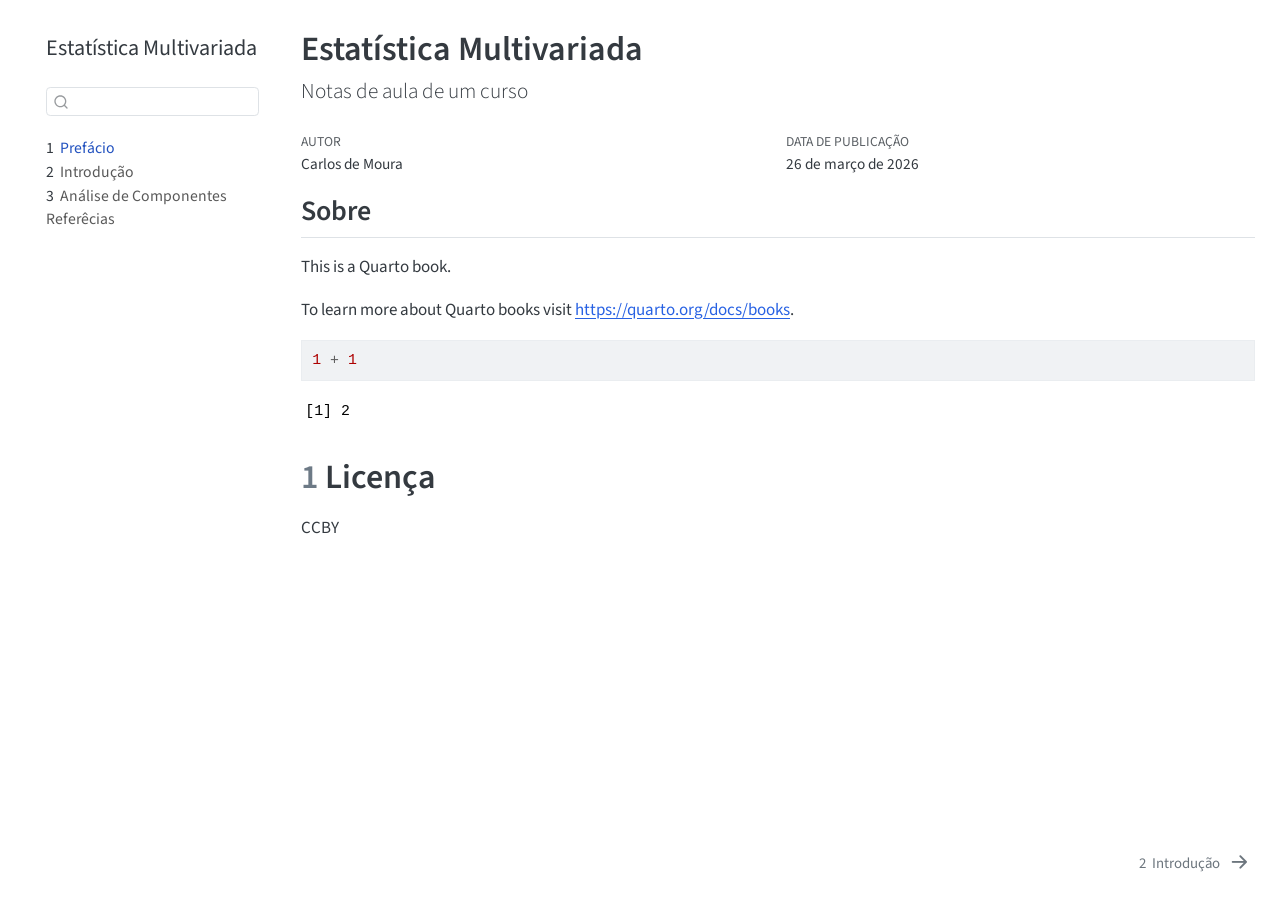
<file: index.html>
<!DOCTYPE html>
<html xmlns="http://www.w3.org/1999/xhtml" lang="pt-BR" xml:lang="pt-BR"><head>

<meta charset="utf-8">
<meta name="generator" content="quarto-1.8.26">

<meta name="viewport" content="width=device-width, initial-scale=1.0, user-scalable=yes">

<meta name="author" content="Carlos de Moura">

<title>Estatística Multivariada</title>
<style>
code{white-space: pre-wrap;}
span.smallcaps{font-variant: small-caps;}
div.columns{display: flex; gap: min(4vw, 1.5em);}
div.column{flex: auto; overflow-x: auto;}
div.hanging-indent{margin-left: 1.5em; text-indent: -1.5em;}
ul.task-list{list-style: none;}
ul.task-list li input[type="checkbox"] {
  width: 0.8em;
  margin: 0 0.8em 0.2em -1em; /* quarto-specific, see https://github.com/quarto-dev/quarto-cli/issues/4556 */ 
  vertical-align: middle;
}
/* CSS for syntax highlighting */
html { -webkit-text-size-adjust: 100%; }
pre > code.sourceCode { white-space: pre; position: relative; }
pre > code.sourceCode > span { display: inline-block; line-height: 1.25; }
pre > code.sourceCode > span:empty { height: 1.2em; }
.sourceCode { overflow: visible; }
code.sourceCode > span { color: inherit; text-decoration: inherit; }
div.sourceCode { margin: 1em 0; }
pre.sourceCode { margin: 0; }
@media screen {
div.sourceCode { overflow: auto; }
}
@media print {
pre > code.sourceCode { white-space: pre-wrap; }
pre > code.sourceCode > span { text-indent: -5em; padding-left: 5em; }
}
pre.numberSource code
  { counter-reset: source-line 0; }
pre.numberSource code > span
  { position: relative; left: -4em; counter-increment: source-line; }
pre.numberSource code > span > a:first-child::before
  { content: counter(source-line);
    position: relative; left: -1em; text-align: right; vertical-align: baseline;
    border: none; display: inline-block;
    -webkit-touch-callout: none; -webkit-user-select: none;
    -khtml-user-select: none; -moz-user-select: none;
    -ms-user-select: none; user-select: none;
    padding: 0 4px; width: 4em;
  }
pre.numberSource { margin-left: 3em;  padding-left: 4px; }
div.sourceCode
  {   }
@media screen {
pre > code.sourceCode > span > a:first-child::before { text-decoration: underline; }
}
</style>


<script src="site_libs/quarto-nav/quarto-nav.js"></script>
<script src="site_libs/quarto-nav/headroom.min.js"></script>
<script src="site_libs/clipboard/clipboard.min.js"></script>
<script src="site_libs/quarto-search/autocomplete.umd.js"></script>
<script src="site_libs/quarto-search/fuse.min.js"></script>
<script src="site_libs/quarto-search/quarto-search.js"></script>
<meta name="quarto:offset" content="./">
<link href="./qmd/introducao.html" rel="next">
<script src="site_libs/quarto-html/quarto.js" type="module"></script>
<script src="site_libs/quarto-html/tabsets/tabsets.js" type="module"></script>
<script src="site_libs/quarto-html/axe/axe-check.js" type="module"></script>
<script src="site_libs/quarto-html/popper.min.js"></script>
<script src="site_libs/quarto-html/tippy.umd.min.js"></script>
<script src="site_libs/quarto-html/anchor.min.js"></script>
<link href="site_libs/quarto-html/tippy.css" rel="stylesheet">
<link href="site_libs/quarto-html/quarto-syntax-highlighting-587c61ba64f3a5504c4d52d930310e48.css" rel="stylesheet" id="quarto-text-highlighting-styles">
<script src="site_libs/bootstrap/bootstrap.min.js"></script>
<link href="site_libs/bootstrap/bootstrap-icons.css" rel="stylesheet">
<link href="site_libs/bootstrap/bootstrap-f99d413f438961673f22afa6e1fcf549.min.css" rel="stylesheet" append-hash="true" id="quarto-bootstrap" data-mode="light">
<script id="quarto-search-options" type="application/json">{
  "location": "sidebar",
  "copy-button": false,
  "collapse-after": 3,
  "panel-placement": "start",
  "type": "textbox",
  "limit": 50,
  "keyboard-shortcut": [
    "f",
    "/",
    "s"
  ],
  "show-item-context": false,
  "language": {
    "search-no-results-text": "Nenhum resultado",
    "search-matching-documents-text": "documentos correspondentes",
    "search-copy-link-title": "Copiar link para a busca",
    "search-hide-matches-text": "Esconder correspondências adicionais",
    "search-more-match-text": "mais correspondência neste documento",
    "search-more-matches-text": "mais correspondências neste documento",
    "search-clear-button-title": "Limpar",
    "search-text-placeholder": "",
    "search-detached-cancel-button-title": "Cancelar",
    "search-submit-button-title": "Enviar",
    "search-label": "Procurar"
  }
}</script>


</head>

<body class="nav-sidebar floating quarto-light">

<div id="quarto-search-results"></div>
  <header id="quarto-header" class="headroom fixed-top">
  <nav class="quarto-secondary-nav">
    <div class="container-fluid d-flex">
      <button type="button" class="quarto-btn-toggle btn" data-bs-toggle="collapse" role="button" data-bs-target=".quarto-sidebar-collapse-item" aria-controls="quarto-sidebar" aria-expanded="false" aria-label="Alternar barra lateral" onclick="if (window.quartoToggleHeadroom) { window.quartoToggleHeadroom(); }">
        <i class="bi bi-layout-text-sidebar-reverse"></i>
      </button>
        <nav class="quarto-page-breadcrumbs" aria-label="breadcrumb"><ol class="breadcrumb"><li class="breadcrumb-item"><a href="./index.html"><span class="chapter-number">1</span>&nbsp; <span class="chapter-title">Prefácio</span></a></li></ol></nav>
        <a class="flex-grow-1" role="navigation" data-bs-toggle="collapse" data-bs-target=".quarto-sidebar-collapse-item" aria-controls="quarto-sidebar" aria-expanded="false" aria-label="Alternar barra lateral" onclick="if (window.quartoToggleHeadroom) { window.quartoToggleHeadroom(); }">      
        </a>
      <button type="button" class="btn quarto-search-button" aria-label="Procurar" onclick="window.quartoOpenSearch();">
        <i class="bi bi-search"></i>
      </button>
    </div>
  </nav>
</header>
<!-- content -->
<div id="quarto-content" class="quarto-container page-columns page-rows-contents page-layout-full">
<!-- sidebar -->
  <nav id="quarto-sidebar" class="sidebar collapse collapse-horizontal quarto-sidebar-collapse-item sidebar-navigation floating overflow-auto">
    <div class="pt-lg-2 mt-2 text-left sidebar-header">
    <div class="sidebar-title mb-0 py-0">
      <a href="./">Estatística Multivariada</a> 
    </div>
      </div>
        <div class="mt-2 flex-shrink-0 align-items-center">
        <div class="sidebar-search">
        <div id="quarto-search" class="" title="Procurar"></div>
        </div>
        </div>
    <div class="sidebar-menu-container"> 
    <ul class="list-unstyled mt-1">
        <li class="sidebar-item">
  <div class="sidebar-item-container"> 
  <a href="./index.html" class="sidebar-item-text sidebar-link active">
 <span class="menu-text"><span class="chapter-number">1</span>&nbsp; <span class="chapter-title">Prefácio</span></span></a>
  </div>
</li>
        <li class="sidebar-item">
  <div class="sidebar-item-container"> 
  <a href="./qmd/introducao.html" class="sidebar-item-text sidebar-link">
 <span class="menu-text"><span class="chapter-number">2</span>&nbsp; <span class="chapter-title">Introdução</span></span></a>
  </div>
</li>
        <li class="sidebar-item">
  <div class="sidebar-item-container"> 
  <a href="./qmd/pca.html" class="sidebar-item-text sidebar-link">
 <span class="menu-text"><span class="chapter-number">3</span>&nbsp; <span class="chapter-title">Análise de Componentes</span></span></a>
  </div>
</li>
        <li class="sidebar-item">
  <div class="sidebar-item-container"> 
  <a href="./qmd/referencias.html" class="sidebar-item-text sidebar-link">
 <span class="menu-text">Referêcias</span></a>
  </div>
</li>
    </ul>
    </div>
</nav>
<div id="quarto-sidebar-glass" class="quarto-sidebar-collapse-item" data-bs-toggle="collapse" data-bs-target=".quarto-sidebar-collapse-item"></div>
<!-- margin-sidebar -->
    
<!-- main -->
<main class="content column-page-right" id="quarto-document-content">

<header id="title-block-header" class="quarto-title-block default">
<div class="quarto-title">
<h1 class="title">Estatística Multivariada</h1>
<p class="subtitle lead">Notas de aula de um curso</p>
</div>



<div class="quarto-title-meta column-page-right">

    <div>
    <div class="quarto-title-meta-heading">Autor</div>
    <div class="quarto-title-meta-contents">
             <p>Carlos de Moura </p>
          </div>
  </div>
    
    <div>
    <div class="quarto-title-meta-heading">Data de Publicação</div>
    <div class="quarto-title-meta-contents">
      <p class="date">26 de março de 2026</p>
    </div>
  </div>
  
    
  </div>
  


</header>


<section id="sobre" class="level2 unnumbered">
<h2 class="unnumbered anchored" data-anchor-id="sobre">Sobre</h2>
<p>This is a Quarto book.</p>
<p>To learn more about Quarto books visit <a href="https://quarto.org/docs/books" class="uri">https://quarto.org/docs/books</a>.</p>
<div class="cell">
<div class="code-copy-outer-scaffold"><div class="sourceCode cell-code" id="cb1"><pre class="sourceCode r code-with-copy"><code class="sourceCode r"><span id="cb1-1"><a href="#cb1-1" aria-hidden="true" tabindex="-1"></a><span class="dv">1</span> <span class="sc">+</span> <span class="dv">1</span></span></code></pre></div><button title="Copiar para a área de transferência" class="code-copy-button"><i class="bi"></i></button></div>
<div class="cell-output cell-output-stdout">
<pre><code>[1] 2</code></pre>
</div>
</div>
</section>
<section id="licença" class="level1" data-number="1">
<h1 data-number="1"><span class="header-section-number">1</span> Licença</h1>
<p>CCBY</p>


</section>

</main> <!-- /main -->
<script id="quarto-html-after-body" type="application/javascript">
  window.document.addEventListener("DOMContentLoaded", function (event) {
    const icon = "";
    const anchorJS = new window.AnchorJS();
    anchorJS.options = {
      placement: 'right',
      icon: icon
    };
    anchorJS.add('.anchored');
    const isCodeAnnotation = (el) => {
      for (const clz of el.classList) {
        if (clz.startsWith('code-annotation-')) {                     
          return true;
        }
      }
      return false;
    }
    const onCopySuccess = function(e) {
      // button target
      const button = e.trigger;
      // don't keep focus
      button.blur();
      // flash "checked"
      button.classList.add('code-copy-button-checked');
      var currentTitle = button.getAttribute("title");
      button.setAttribute("title", "Copiada");
      let tooltip;
      if (window.bootstrap) {
        button.setAttribute("data-bs-toggle", "tooltip");
        button.setAttribute("data-bs-placement", "left");
        button.setAttribute("data-bs-title", "Copiada");
        tooltip = new bootstrap.Tooltip(button, 
          { trigger: "manual", 
            customClass: "code-copy-button-tooltip",
            offset: [0, -8]});
        tooltip.show();    
      }
      setTimeout(function() {
        if (tooltip) {
          tooltip.hide();
          button.removeAttribute("data-bs-title");
          button.removeAttribute("data-bs-toggle");
          button.removeAttribute("data-bs-placement");
        }
        button.setAttribute("title", currentTitle);
        button.classList.remove('code-copy-button-checked');
      }, 1000);
      // clear code selection
      e.clearSelection();
    }
    const getTextToCopy = function(trigger) {
      const outerScaffold = trigger.parentElement.cloneNode(true);
      const codeEl = outerScaffold.querySelector('code');
      for (const childEl of codeEl.children) {
        if (isCodeAnnotation(childEl)) {
          childEl.remove();
        }
      }
      return codeEl.innerText;
    }
    const clipboard = new window.ClipboardJS('.code-copy-button:not([data-in-quarto-modal])', {
      text: getTextToCopy
    });
    clipboard.on('success', onCopySuccess);
    if (window.document.getElementById('quarto-embedded-source-code-modal')) {
      const clipboardModal = new window.ClipboardJS('.code-copy-button[data-in-quarto-modal]', {
        text: getTextToCopy,
        container: window.document.getElementById('quarto-embedded-source-code-modal')
      });
      clipboardModal.on('success', onCopySuccess);
    }
      var localhostRegex = new RegExp(/^(?:http|https):\/\/localhost\:?[0-9]*\//);
      var mailtoRegex = new RegExp(/^mailto:/);
        var filterRegex = new RegExp('/' + window.location.host + '/');
      var isInternal = (href) => {
          return filterRegex.test(href) || localhostRegex.test(href) || mailtoRegex.test(href);
      }
      // Inspect non-navigation links and adorn them if external
     var links = window.document.querySelectorAll('a[href]:not(.nav-link):not(.navbar-brand):not(.toc-action):not(.sidebar-link):not(.sidebar-item-toggle):not(.pagination-link):not(.no-external):not([aria-hidden]):not(.dropdown-item):not(.quarto-navigation-tool):not(.about-link)');
      for (var i=0; i<links.length; i++) {
        const link = links[i];
        if (!isInternal(link.href)) {
          // undo the damage that might have been done by quarto-nav.js in the case of
          // links that we want to consider external
          if (link.dataset.originalHref !== undefined) {
            link.href = link.dataset.originalHref;
          }
        }
      }
    function tippyHover(el, contentFn, onTriggerFn, onUntriggerFn) {
      const config = {
        allowHTML: true,
        maxWidth: 500,
        delay: 100,
        arrow: false,
        appendTo: function(el) {
            return el.parentElement;
        },
        interactive: true,
        interactiveBorder: 10,
        theme: 'quarto',
        placement: 'bottom-start',
      };
      if (contentFn) {
        config.content = contentFn;
      }
      if (onTriggerFn) {
        config.onTrigger = onTriggerFn;
      }
      if (onUntriggerFn) {
        config.onUntrigger = onUntriggerFn;
      }
      window.tippy(el, config); 
    }
    const noterefs = window.document.querySelectorAll('a[role="doc-noteref"]');
    for (var i=0; i<noterefs.length; i++) {
      const ref = noterefs[i];
      tippyHover(ref, function() {
        // use id or data attribute instead here
        let href = ref.getAttribute('data-footnote-href') || ref.getAttribute('href');
        try { href = new URL(href).hash; } catch {}
        const id = href.replace(/^#\/?/, "");
        const note = window.document.getElementById(id);
        if (note) {
          return note.innerHTML;
        } else {
          return "";
        }
      });
    }
    const xrefs = window.document.querySelectorAll('a.quarto-xref');
    const processXRef = (id, note) => {
      // Strip column container classes
      const stripColumnClz = (el) => {
        el.classList.remove("page-full", "page-columns");
        if (el.children) {
          for (const child of el.children) {
            stripColumnClz(child);
          }
        }
      }
      stripColumnClz(note)
      if (id === null || id.startsWith('sec-')) {
        // Special case sections, only their first couple elements
        const container = document.createElement("div");
        if (note.children && note.children.length > 2) {
          container.appendChild(note.children[0].cloneNode(true));
          for (let i = 1; i < note.children.length; i++) {
            const child = note.children[i];
            if (child.tagName === "P" && child.innerText === "") {
              continue;
            } else {
              container.appendChild(child.cloneNode(true));
              break;
            }
          }
          if (window.Quarto?.typesetMath) {
            window.Quarto.typesetMath(container);
          }
          return container.innerHTML
        } else {
          if (window.Quarto?.typesetMath) {
            window.Quarto.typesetMath(note);
          }
          return note.innerHTML;
        }
      } else {
        // Remove any anchor links if they are present
        const anchorLink = note.querySelector('a.anchorjs-link');
        if (anchorLink) {
          anchorLink.remove();
        }
        if (window.Quarto?.typesetMath) {
          window.Quarto.typesetMath(note);
        }
        if (note.classList.contains("callout")) {
          return note.outerHTML;
        } else {
          return note.innerHTML;
        }
      }
    }
    for (var i=0; i<xrefs.length; i++) {
      const xref = xrefs[i];
      tippyHover(xref, undefined, function(instance) {
        instance.disable();
        let url = xref.getAttribute('href');
        let hash = undefined; 
        if (url.startsWith('#')) {
          hash = url;
        } else {
          try { hash = new URL(url).hash; } catch {}
        }
        if (hash) {
          const id = hash.replace(/^#\/?/, "");
          const note = window.document.getElementById(id);
          if (note !== null) {
            try {
              const html = processXRef(id, note.cloneNode(true));
              instance.setContent(html);
            } finally {
              instance.enable();
              instance.show();
            }
          } else {
            // See if we can fetch this
            fetch(url.split('#')[0])
            .then(res => res.text())
            .then(html => {
              const parser = new DOMParser();
              const htmlDoc = parser.parseFromString(html, "text/html");
              const note = htmlDoc.getElementById(id);
              if (note !== null) {
                const html = processXRef(id, note);
                instance.setContent(html);
              } 
            }).finally(() => {
              instance.enable();
              instance.show();
            });
          }
        } else {
          // See if we can fetch a full url (with no hash to target)
          // This is a special case and we should probably do some content thinning / targeting
          fetch(url)
          .then(res => res.text())
          .then(html => {
            const parser = new DOMParser();
            const htmlDoc = parser.parseFromString(html, "text/html");
            const note = htmlDoc.querySelector('main.content');
            if (note !== null) {
              // This should only happen for chapter cross references
              // (since there is no id in the URL)
              // remove the first header
              if (note.children.length > 0 && note.children[0].tagName === "HEADER") {
                note.children[0].remove();
              }
              const html = processXRef(null, note);
              instance.setContent(html);
            } 
          }).finally(() => {
            instance.enable();
            instance.show();
          });
        }
      }, function(instance) {
      });
    }
        let selectedAnnoteEl;
        const selectorForAnnotation = ( cell, annotation) => {
          let cellAttr = 'data-code-cell="' + cell + '"';
          let lineAttr = 'data-code-annotation="' +  annotation + '"';
          const selector = 'span[' + cellAttr + '][' + lineAttr + ']';
          return selector;
        }
        const selectCodeLines = (annoteEl) => {
          const doc = window.document;
          const targetCell = annoteEl.getAttribute("data-target-cell");
          const targetAnnotation = annoteEl.getAttribute("data-target-annotation");
          const annoteSpan = window.document.querySelector(selectorForAnnotation(targetCell, targetAnnotation));
          const lines = annoteSpan.getAttribute("data-code-lines").split(",");
          const lineIds = lines.map((line) => {
            return targetCell + "-" + line;
          })
          let top = null;
          let height = null;
          let parent = null;
          if (lineIds.length > 0) {
              //compute the position of the single el (top and bottom and make a div)
              const el = window.document.getElementById(lineIds[0]);
              top = el.offsetTop;
              height = el.offsetHeight;
              parent = el.parentElement.parentElement;
            if (lineIds.length > 1) {
              const lastEl = window.document.getElementById(lineIds[lineIds.length - 1]);
              const bottom = lastEl.offsetTop + lastEl.offsetHeight;
              height = bottom - top;
            }
            if (top !== null && height !== null && parent !== null) {
              // cook up a div (if necessary) and position it 
              let div = window.document.getElementById("code-annotation-line-highlight");
              if (div === null) {
                div = window.document.createElement("div");
                div.setAttribute("id", "code-annotation-line-highlight");
                div.style.position = 'absolute';
                parent.appendChild(div);
              }
              div.style.top = top - 2 + "px";
              div.style.height = height + 4 + "px";
              div.style.left = 0;
              let gutterDiv = window.document.getElementById("code-annotation-line-highlight-gutter");
              if (gutterDiv === null) {
                gutterDiv = window.document.createElement("div");
                gutterDiv.setAttribute("id", "code-annotation-line-highlight-gutter");
                gutterDiv.style.position = 'absolute';
                const codeCell = window.document.getElementById(targetCell);
                const gutter = codeCell.querySelector('.code-annotation-gutter');
                gutter.appendChild(gutterDiv);
              }
              gutterDiv.style.top = top - 2 + "px";
              gutterDiv.style.height = height + 4 + "px";
            }
            selectedAnnoteEl = annoteEl;
          }
        };
        const unselectCodeLines = () => {
          const elementsIds = ["code-annotation-line-highlight", "code-annotation-line-highlight-gutter"];
          elementsIds.forEach((elId) => {
            const div = window.document.getElementById(elId);
            if (div) {
              div.remove();
            }
          });
          selectedAnnoteEl = undefined;
        };
          // Handle positioning of the toggle
      window.addEventListener(
        "resize",
        throttle(() => {
          elRect = undefined;
          if (selectedAnnoteEl) {
            selectCodeLines(selectedAnnoteEl);
          }
        }, 10)
      );
      function throttle(fn, ms) {
      let throttle = false;
      let timer;
        return (...args) => {
          if(!throttle) { // first call gets through
              fn.apply(this, args);
              throttle = true;
          } else { // all the others get throttled
              if(timer) clearTimeout(timer); // cancel #2
              timer = setTimeout(() => {
                fn.apply(this, args);
                timer = throttle = false;
              }, ms);
          }
        };
      }
        // Attach click handler to the DT
        const annoteDls = window.document.querySelectorAll('dt[data-target-cell]');
        for (const annoteDlNode of annoteDls) {
          annoteDlNode.addEventListener('click', (event) => {
            const clickedEl = event.target;
            if (clickedEl !== selectedAnnoteEl) {
              unselectCodeLines();
              const activeEl = window.document.querySelector('dt[data-target-cell].code-annotation-active');
              if (activeEl) {
                activeEl.classList.remove('code-annotation-active');
              }
              selectCodeLines(clickedEl);
              clickedEl.classList.add('code-annotation-active');
            } else {
              // Unselect the line
              unselectCodeLines();
              clickedEl.classList.remove('code-annotation-active');
            }
          });
        }
    const findCites = (el) => {
      const parentEl = el.parentElement;
      if (parentEl) {
        const cites = parentEl.dataset.cites;
        if (cites) {
          return {
            el,
            cites: cites.split(' ')
          };
        } else {
          return findCites(el.parentElement)
        }
      } else {
        return undefined;
      }
    };
    var bibliorefs = window.document.querySelectorAll('a[role="doc-biblioref"]');
    for (var i=0; i<bibliorefs.length; i++) {
      const ref = bibliorefs[i];
      const citeInfo = findCites(ref);
      if (citeInfo) {
        tippyHover(citeInfo.el, function() {
          var popup = window.document.createElement('div');
          citeInfo.cites.forEach(function(cite) {
            var citeDiv = window.document.createElement('div');
            citeDiv.classList.add('hanging-indent');
            citeDiv.classList.add('csl-entry');
            var biblioDiv = window.document.getElementById('ref-' + cite);
            if (biblioDiv) {
              citeDiv.innerHTML = biblioDiv.innerHTML;
            }
            popup.appendChild(citeDiv);
          });
          return popup.innerHTML;
        });
      }
    }
  });
  </script>
<nav class="page-navigation column-page-right">
  <div class="nav-page nav-page-previous">
  </div>
  <div class="nav-page nav-page-next">
      <a href="./qmd/introducao.html" class="pagination-link" aria-label="Introdução">
        <span class="nav-page-text"><span class="chapter-number">2</span>&nbsp; <span class="chapter-title">Introdução</span></span> <i class="bi bi-arrow-right-short"></i>
      </a>
  </div>
</nav>
</div> <!-- /content -->




</body></html>
</file>
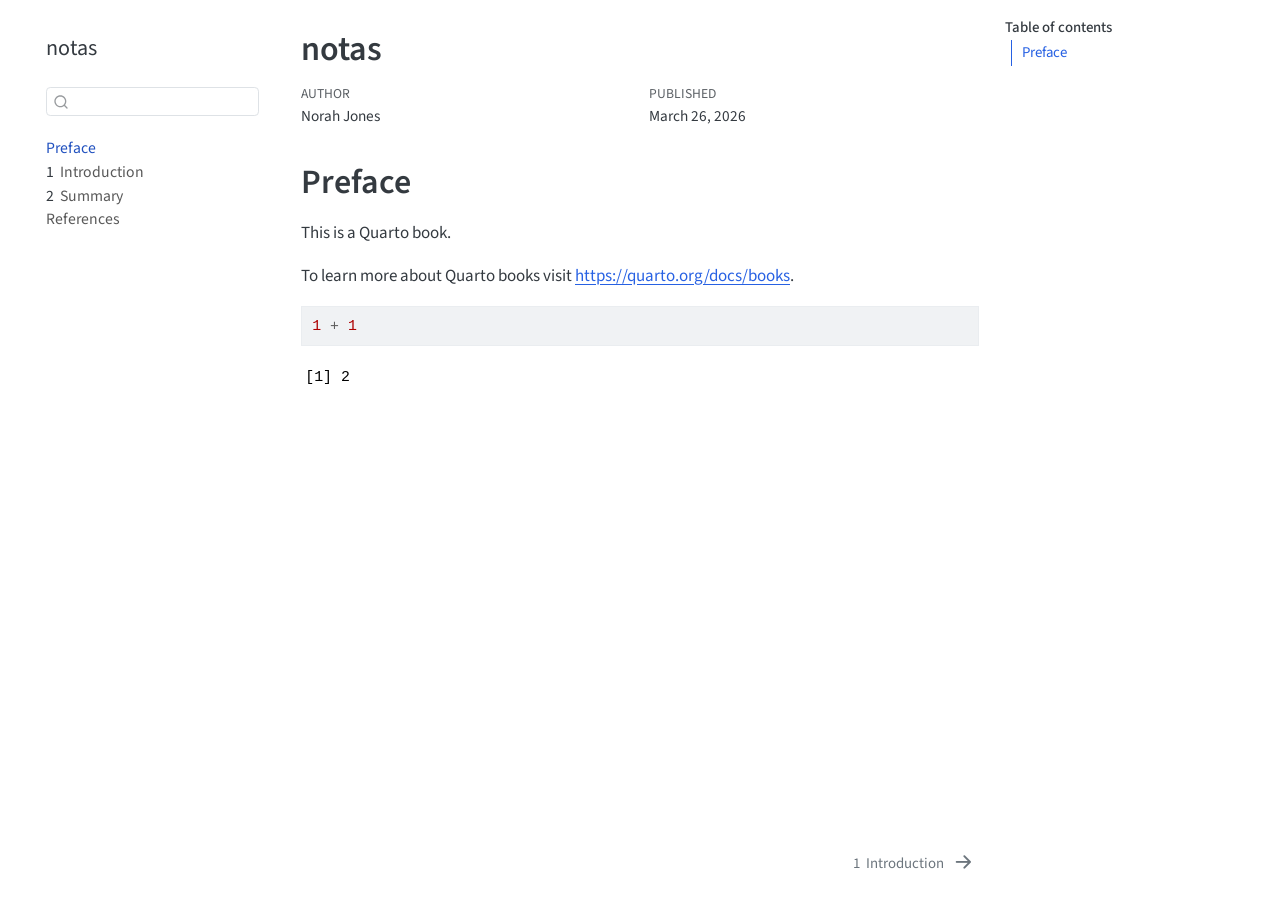
<file: _book/index.html>
<!DOCTYPE html>
<html xmlns="http://www.w3.org/1999/xhtml" lang="en" xml:lang="en"><head>

<meta charset="utf-8">
<meta name="generator" content="quarto-1.8.26">

<meta name="viewport" content="width=device-width, initial-scale=1.0, user-scalable=yes">

<meta name="author" content="Norah Jones">
<meta name="dcterms.date" content="2026-03-26">

<title>notas</title>
<style>
code{white-space: pre-wrap;}
span.smallcaps{font-variant: small-caps;}
div.columns{display: flex; gap: min(4vw, 1.5em);}
div.column{flex: auto; overflow-x: auto;}
div.hanging-indent{margin-left: 1.5em; text-indent: -1.5em;}
ul.task-list{list-style: none;}
ul.task-list li input[type="checkbox"] {
  width: 0.8em;
  margin: 0 0.8em 0.2em -1em; /* quarto-specific, see https://github.com/quarto-dev/quarto-cli/issues/4556 */ 
  vertical-align: middle;
}
/* CSS for syntax highlighting */
html { -webkit-text-size-adjust: 100%; }
pre > code.sourceCode { white-space: pre; position: relative; }
pre > code.sourceCode > span { display: inline-block; line-height: 1.25; }
pre > code.sourceCode > span:empty { height: 1.2em; }
.sourceCode { overflow: visible; }
code.sourceCode > span { color: inherit; text-decoration: inherit; }
div.sourceCode { margin: 1em 0; }
pre.sourceCode { margin: 0; }
@media screen {
div.sourceCode { overflow: auto; }
}
@media print {
pre > code.sourceCode { white-space: pre-wrap; }
pre > code.sourceCode > span { text-indent: -5em; padding-left: 5em; }
}
pre.numberSource code
  { counter-reset: source-line 0; }
pre.numberSource code > span
  { position: relative; left: -4em; counter-increment: source-line; }
pre.numberSource code > span > a:first-child::before
  { content: counter(source-line);
    position: relative; left: -1em; text-align: right; vertical-align: baseline;
    border: none; display: inline-block;
    -webkit-touch-callout: none; -webkit-user-select: none;
    -khtml-user-select: none; -moz-user-select: none;
    -ms-user-select: none; user-select: none;
    padding: 0 4px; width: 4em;
  }
pre.numberSource { margin-left: 3em;  padding-left: 4px; }
div.sourceCode
  {   }
@media screen {
pre > code.sourceCode > span > a:first-child::before { text-decoration: underline; }
}
</style>


<script src="site_libs/quarto-nav/quarto-nav.js"></script>
<script src="site_libs/quarto-nav/headroom.min.js"></script>
<script src="site_libs/clipboard/clipboard.min.js"></script>
<script src="site_libs/quarto-search/autocomplete.umd.js"></script>
<script src="site_libs/quarto-search/fuse.min.js"></script>
<script src="site_libs/quarto-search/quarto-search.js"></script>
<meta name="quarto:offset" content="./">
<link href="./intro.html" rel="next">
<script src="site_libs/quarto-html/quarto.js" type="module"></script>
<script src="site_libs/quarto-html/tabsets/tabsets.js" type="module"></script>
<script src="site_libs/quarto-html/axe/axe-check.js" type="module"></script>
<script src="site_libs/quarto-html/popper.min.js"></script>
<script src="site_libs/quarto-html/tippy.umd.min.js"></script>
<script src="site_libs/quarto-html/anchor.min.js"></script>
<link href="site_libs/quarto-html/tippy.css" rel="stylesheet">
<link href="site_libs/quarto-html/quarto-syntax-highlighting-587c61ba64f3a5504c4d52d930310e48.css" rel="stylesheet" id="quarto-text-highlighting-styles">
<script src="site_libs/bootstrap/bootstrap.min.js"></script>
<link href="site_libs/bootstrap/bootstrap-icons.css" rel="stylesheet">
<link href="site_libs/bootstrap/bootstrap-f99d413f438961673f22afa6e1fcf549.min.css" rel="stylesheet" append-hash="true" id="quarto-bootstrap" data-mode="light">
<script id="quarto-search-options" type="application/json">{
  "location": "sidebar",
  "copy-button": false,
  "collapse-after": 3,
  "panel-placement": "start",
  "type": "textbox",
  "limit": 50,
  "keyboard-shortcut": [
    "f",
    "/",
    "s"
  ],
  "show-item-context": false,
  "language": {
    "search-no-results-text": "No results",
    "search-matching-documents-text": "matching documents",
    "search-copy-link-title": "Copy link to search",
    "search-hide-matches-text": "Hide additional matches",
    "search-more-match-text": "more match in this document",
    "search-more-matches-text": "more matches in this document",
    "search-clear-button-title": "Clear",
    "search-text-placeholder": "",
    "search-detached-cancel-button-title": "Cancel",
    "search-submit-button-title": "Submit",
    "search-label": "Search"
  }
}</script>


</head>

<body class="nav-sidebar floating quarto-light">

<div id="quarto-search-results"></div>
  <header id="quarto-header" class="headroom fixed-top">
  <nav class="quarto-secondary-nav">
    <div class="container-fluid d-flex">
      <button type="button" class="quarto-btn-toggle btn" data-bs-toggle="collapse" role="button" data-bs-target=".quarto-sidebar-collapse-item" aria-controls="quarto-sidebar" aria-expanded="false" aria-label="Toggle sidebar navigation" onclick="if (window.quartoToggleHeadroom) { window.quartoToggleHeadroom(); }">
        <i class="bi bi-layout-text-sidebar-reverse"></i>
      </button>
        <nav class="quarto-page-breadcrumbs" aria-label="breadcrumb"><ol class="breadcrumb"><li class="breadcrumb-item"><a href="./index.html">Preface</a></li></ol></nav>
        <a class="flex-grow-1" role="navigation" data-bs-toggle="collapse" data-bs-target=".quarto-sidebar-collapse-item" aria-controls="quarto-sidebar" aria-expanded="false" aria-label="Toggle sidebar navigation" onclick="if (window.quartoToggleHeadroom) { window.quartoToggleHeadroom(); }">      
        </a>
      <button type="button" class="btn quarto-search-button" aria-label="Search" onclick="window.quartoOpenSearch();">
        <i class="bi bi-search"></i>
      </button>
    </div>
  </nav>
</header>
<!-- content -->
<div id="quarto-content" class="quarto-container page-columns page-rows-contents page-layout-article">
<!-- sidebar -->
  <nav id="quarto-sidebar" class="sidebar collapse collapse-horizontal quarto-sidebar-collapse-item sidebar-navigation floating overflow-auto">
    <div class="pt-lg-2 mt-2 text-left sidebar-header">
    <div class="sidebar-title mb-0 py-0">
      <a href="./">notas</a> 
    </div>
      </div>
        <div class="mt-2 flex-shrink-0 align-items-center">
        <div class="sidebar-search">
        <div id="quarto-search" class="" title="Search"></div>
        </div>
        </div>
    <div class="sidebar-menu-container"> 
    <ul class="list-unstyled mt-1">
        <li class="sidebar-item">
  <div class="sidebar-item-container"> 
  <a href="./index.html" class="sidebar-item-text sidebar-link active">
 <span class="menu-text">Preface</span></a>
  </div>
</li>
        <li class="sidebar-item">
  <div class="sidebar-item-container"> 
  <a href="./intro.html" class="sidebar-item-text sidebar-link">
 <span class="menu-text"><span class="chapter-number">1</span>&nbsp; <span class="chapter-title">Introduction</span></span></a>
  </div>
</li>
        <li class="sidebar-item">
  <div class="sidebar-item-container"> 
  <a href="./summary.html" class="sidebar-item-text sidebar-link">
 <span class="menu-text"><span class="chapter-number">2</span>&nbsp; <span class="chapter-title">Summary</span></span></a>
  </div>
</li>
        <li class="sidebar-item">
  <div class="sidebar-item-container"> 
  <a href="./references.html" class="sidebar-item-text sidebar-link">
 <span class="menu-text">References</span></a>
  </div>
</li>
    </ul>
    </div>
</nav>
<div id="quarto-sidebar-glass" class="quarto-sidebar-collapse-item" data-bs-toggle="collapse" data-bs-target=".quarto-sidebar-collapse-item"></div>
<!-- margin-sidebar -->
    <div id="quarto-margin-sidebar" class="sidebar margin-sidebar">
        <nav id="TOC" role="doc-toc" class="toc-active">
    <h2 id="toc-title">Table of contents</h2>
   
  <ul>
  <li><a href="#preface" id="toc-preface" class="nav-link active" data-scroll-target="#preface">Preface</a></li>
  </ul>
</nav>
    </div>
<!-- main -->
<main class="content" id="quarto-document-content">

<header id="title-block-header" class="quarto-title-block default">
<div class="quarto-title">
<h1 class="title">notas</h1>
</div>



<div class="quarto-title-meta">

    <div>
    <div class="quarto-title-meta-heading">Author</div>
    <div class="quarto-title-meta-contents">
             <p>Norah Jones </p>
          </div>
  </div>
    
    <div>
    <div class="quarto-title-meta-heading">Published</div>
    <div class="quarto-title-meta-contents">
      <p class="date">March 26, 2026</p>
    </div>
  </div>
  
    
  </div>
  


</header>


<section id="preface" class="level1 unnumbered">
<h1 class="unnumbered">Preface</h1>
<p>This is a Quarto book.</p>
<p>To learn more about Quarto books visit <a href="https://quarto.org/docs/books" class="uri">https://quarto.org/docs/books</a>.</p>
<div class="cell">
<div class="code-copy-outer-scaffold"><div class="sourceCode cell-code" id="cb1"><pre class="sourceCode r code-with-copy"><code class="sourceCode r"><span id="cb1-1"><a href="#cb1-1" aria-hidden="true" tabindex="-1"></a><span class="dv">1</span> <span class="sc">+</span> <span class="dv">1</span></span></code></pre></div><button title="Copy to Clipboard" class="code-copy-button"><i class="bi"></i></button></div>
<div class="cell-output cell-output-stdout">
<pre><code>[1] 2</code></pre>
</div>
</div>


</section>

</main> <!-- /main -->
<script id="quarto-html-after-body" type="application/javascript">
  window.document.addEventListener("DOMContentLoaded", function (event) {
    const icon = "";
    const anchorJS = new window.AnchorJS();
    anchorJS.options = {
      placement: 'right',
      icon: icon
    };
    anchorJS.add('.anchored');
    const isCodeAnnotation = (el) => {
      for (const clz of el.classList) {
        if (clz.startsWith('code-annotation-')) {                     
          return true;
        }
      }
      return false;
    }
    const onCopySuccess = function(e) {
      // button target
      const button = e.trigger;
      // don't keep focus
      button.blur();
      // flash "checked"
      button.classList.add('code-copy-button-checked');
      var currentTitle = button.getAttribute("title");
      button.setAttribute("title", "Copied!");
      let tooltip;
      if (window.bootstrap) {
        button.setAttribute("data-bs-toggle", "tooltip");
        button.setAttribute("data-bs-placement", "left");
        button.setAttribute("data-bs-title", "Copied!");
        tooltip = new bootstrap.Tooltip(button, 
          { trigger: "manual", 
            customClass: "code-copy-button-tooltip",
            offset: [0, -8]});
        tooltip.show();    
      }
      setTimeout(function() {
        if (tooltip) {
          tooltip.hide();
          button.removeAttribute("data-bs-title");
          button.removeAttribute("data-bs-toggle");
          button.removeAttribute("data-bs-placement");
        }
        button.setAttribute("title", currentTitle);
        button.classList.remove('code-copy-button-checked');
      }, 1000);
      // clear code selection
      e.clearSelection();
    }
    const getTextToCopy = function(trigger) {
      const outerScaffold = trigger.parentElement.cloneNode(true);
      const codeEl = outerScaffold.querySelector('code');
      for (const childEl of codeEl.children) {
        if (isCodeAnnotation(childEl)) {
          childEl.remove();
        }
      }
      return codeEl.innerText;
    }
    const clipboard = new window.ClipboardJS('.code-copy-button:not([data-in-quarto-modal])', {
      text: getTextToCopy
    });
    clipboard.on('success', onCopySuccess);
    if (window.document.getElementById('quarto-embedded-source-code-modal')) {
      const clipboardModal = new window.ClipboardJS('.code-copy-button[data-in-quarto-modal]', {
        text: getTextToCopy,
        container: window.document.getElementById('quarto-embedded-source-code-modal')
      });
      clipboardModal.on('success', onCopySuccess);
    }
      var localhostRegex = new RegExp(/^(?:http|https):\/\/localhost\:?[0-9]*\//);
      var mailtoRegex = new RegExp(/^mailto:/);
        var filterRegex = new RegExp('/' + window.location.host + '/');
      var isInternal = (href) => {
          return filterRegex.test(href) || localhostRegex.test(href) || mailtoRegex.test(href);
      }
      // Inspect non-navigation links and adorn them if external
     var links = window.document.querySelectorAll('a[href]:not(.nav-link):not(.navbar-brand):not(.toc-action):not(.sidebar-link):not(.sidebar-item-toggle):not(.pagination-link):not(.no-external):not([aria-hidden]):not(.dropdown-item):not(.quarto-navigation-tool):not(.about-link)');
      for (var i=0; i<links.length; i++) {
        const link = links[i];
        if (!isInternal(link.href)) {
          // undo the damage that might have been done by quarto-nav.js in the case of
          // links that we want to consider external
          if (link.dataset.originalHref !== undefined) {
            link.href = link.dataset.originalHref;
          }
        }
      }
    function tippyHover(el, contentFn, onTriggerFn, onUntriggerFn) {
      const config = {
        allowHTML: true,
        maxWidth: 500,
        delay: 100,
        arrow: false,
        appendTo: function(el) {
            return el.parentElement;
        },
        interactive: true,
        interactiveBorder: 10,
        theme: 'quarto',
        placement: 'bottom-start',
      };
      if (contentFn) {
        config.content = contentFn;
      }
      if (onTriggerFn) {
        config.onTrigger = onTriggerFn;
      }
      if (onUntriggerFn) {
        config.onUntrigger = onUntriggerFn;
      }
      window.tippy(el, config); 
    }
    const noterefs = window.document.querySelectorAll('a[role="doc-noteref"]');
    for (var i=0; i<noterefs.length; i++) {
      const ref = noterefs[i];
      tippyHover(ref, function() {
        // use id or data attribute instead here
        let href = ref.getAttribute('data-footnote-href') || ref.getAttribute('href');
        try { href = new URL(href).hash; } catch {}
        const id = href.replace(/^#\/?/, "");
        const note = window.document.getElementById(id);
        if (note) {
          return note.innerHTML;
        } else {
          return "";
        }
      });
    }
    const xrefs = window.document.querySelectorAll('a.quarto-xref');
    const processXRef = (id, note) => {
      // Strip column container classes
      const stripColumnClz = (el) => {
        el.classList.remove("page-full", "page-columns");
        if (el.children) {
          for (const child of el.children) {
            stripColumnClz(child);
          }
        }
      }
      stripColumnClz(note)
      if (id === null || id.startsWith('sec-')) {
        // Special case sections, only their first couple elements
        const container = document.createElement("div");
        if (note.children && note.children.length > 2) {
          container.appendChild(note.children[0].cloneNode(true));
          for (let i = 1; i < note.children.length; i++) {
            const child = note.children[i];
            if (child.tagName === "P" && child.innerText === "") {
              continue;
            } else {
              container.appendChild(child.cloneNode(true));
              break;
            }
          }
          if (window.Quarto?.typesetMath) {
            window.Quarto.typesetMath(container);
          }
          return container.innerHTML
        } else {
          if (window.Quarto?.typesetMath) {
            window.Quarto.typesetMath(note);
          }
          return note.innerHTML;
        }
      } else {
        // Remove any anchor links if they are present
        const anchorLink = note.querySelector('a.anchorjs-link');
        if (anchorLink) {
          anchorLink.remove();
        }
        if (window.Quarto?.typesetMath) {
          window.Quarto.typesetMath(note);
        }
        if (note.classList.contains("callout")) {
          return note.outerHTML;
        } else {
          return note.innerHTML;
        }
      }
    }
    for (var i=0; i<xrefs.length; i++) {
      const xref = xrefs[i];
      tippyHover(xref, undefined, function(instance) {
        instance.disable();
        let url = xref.getAttribute('href');
        let hash = undefined; 
        if (url.startsWith('#')) {
          hash = url;
        } else {
          try { hash = new URL(url).hash; } catch {}
        }
        if (hash) {
          const id = hash.replace(/^#\/?/, "");
          const note = window.document.getElementById(id);
          if (note !== null) {
            try {
              const html = processXRef(id, note.cloneNode(true));
              instance.setContent(html);
            } finally {
              instance.enable();
              instance.show();
            }
          } else {
            // See if we can fetch this
            fetch(url.split('#')[0])
            .then(res => res.text())
            .then(html => {
              const parser = new DOMParser();
              const htmlDoc = parser.parseFromString(html, "text/html");
              const note = htmlDoc.getElementById(id);
              if (note !== null) {
                const html = processXRef(id, note);
                instance.setContent(html);
              } 
            }).finally(() => {
              instance.enable();
              instance.show();
            });
          }
        } else {
          // See if we can fetch a full url (with no hash to target)
          // This is a special case and we should probably do some content thinning / targeting
          fetch(url)
          .then(res => res.text())
          .then(html => {
            const parser = new DOMParser();
            const htmlDoc = parser.parseFromString(html, "text/html");
            const note = htmlDoc.querySelector('main.content');
            if (note !== null) {
              // This should only happen for chapter cross references
              // (since there is no id in the URL)
              // remove the first header
              if (note.children.length > 0 && note.children[0].tagName === "HEADER") {
                note.children[0].remove();
              }
              const html = processXRef(null, note);
              instance.setContent(html);
            } 
          }).finally(() => {
            instance.enable();
            instance.show();
          });
        }
      }, function(instance) {
      });
    }
        let selectedAnnoteEl;
        const selectorForAnnotation = ( cell, annotation) => {
          let cellAttr = 'data-code-cell="' + cell + '"';
          let lineAttr = 'data-code-annotation="' +  annotation + '"';
          const selector = 'span[' + cellAttr + '][' + lineAttr + ']';
          return selector;
        }
        const selectCodeLines = (annoteEl) => {
          const doc = window.document;
          const targetCell = annoteEl.getAttribute("data-target-cell");
          const targetAnnotation = annoteEl.getAttribute("data-target-annotation");
          const annoteSpan = window.document.querySelector(selectorForAnnotation(targetCell, targetAnnotation));
          const lines = annoteSpan.getAttribute("data-code-lines").split(",");
          const lineIds = lines.map((line) => {
            return targetCell + "-" + line;
          })
          let top = null;
          let height = null;
          let parent = null;
          if (lineIds.length > 0) {
              //compute the position of the single el (top and bottom and make a div)
              const el = window.document.getElementById(lineIds[0]);
              top = el.offsetTop;
              height = el.offsetHeight;
              parent = el.parentElement.parentElement;
            if (lineIds.length > 1) {
              const lastEl = window.document.getElementById(lineIds[lineIds.length - 1]);
              const bottom = lastEl.offsetTop + lastEl.offsetHeight;
              height = bottom - top;
            }
            if (top !== null && height !== null && parent !== null) {
              // cook up a div (if necessary) and position it 
              let div = window.document.getElementById("code-annotation-line-highlight");
              if (div === null) {
                div = window.document.createElement("div");
                div.setAttribute("id", "code-annotation-line-highlight");
                div.style.position = 'absolute';
                parent.appendChild(div);
              }
              div.style.top = top - 2 + "px";
              div.style.height = height + 4 + "px";
              div.style.left = 0;
              let gutterDiv = window.document.getElementById("code-annotation-line-highlight-gutter");
              if (gutterDiv === null) {
                gutterDiv = window.document.createElement("div");
                gutterDiv.setAttribute("id", "code-annotation-line-highlight-gutter");
                gutterDiv.style.position = 'absolute';
                const codeCell = window.document.getElementById(targetCell);
                const gutter = codeCell.querySelector('.code-annotation-gutter');
                gutter.appendChild(gutterDiv);
              }
              gutterDiv.style.top = top - 2 + "px";
              gutterDiv.style.height = height + 4 + "px";
            }
            selectedAnnoteEl = annoteEl;
          }
        };
        const unselectCodeLines = () => {
          const elementsIds = ["code-annotation-line-highlight", "code-annotation-line-highlight-gutter"];
          elementsIds.forEach((elId) => {
            const div = window.document.getElementById(elId);
            if (div) {
              div.remove();
            }
          });
          selectedAnnoteEl = undefined;
        };
          // Handle positioning of the toggle
      window.addEventListener(
        "resize",
        throttle(() => {
          elRect = undefined;
          if (selectedAnnoteEl) {
            selectCodeLines(selectedAnnoteEl);
          }
        }, 10)
      );
      function throttle(fn, ms) {
      let throttle = false;
      let timer;
        return (...args) => {
          if(!throttle) { // first call gets through
              fn.apply(this, args);
              throttle = true;
          } else { // all the others get throttled
              if(timer) clearTimeout(timer); // cancel #2
              timer = setTimeout(() => {
                fn.apply(this, args);
                timer = throttle = false;
              }, ms);
          }
        };
      }
        // Attach click handler to the DT
        const annoteDls = window.document.querySelectorAll('dt[data-target-cell]');
        for (const annoteDlNode of annoteDls) {
          annoteDlNode.addEventListener('click', (event) => {
            const clickedEl = event.target;
            if (clickedEl !== selectedAnnoteEl) {
              unselectCodeLines();
              const activeEl = window.document.querySelector('dt[data-target-cell].code-annotation-active');
              if (activeEl) {
                activeEl.classList.remove('code-annotation-active');
              }
              selectCodeLines(clickedEl);
              clickedEl.classList.add('code-annotation-active');
            } else {
              // Unselect the line
              unselectCodeLines();
              clickedEl.classList.remove('code-annotation-active');
            }
          });
        }
    const findCites = (el) => {
      const parentEl = el.parentElement;
      if (parentEl) {
        const cites = parentEl.dataset.cites;
        if (cites) {
          return {
            el,
            cites: cites.split(' ')
          };
        } else {
          return findCites(el.parentElement)
        }
      } else {
        return undefined;
      }
    };
    var bibliorefs = window.document.querySelectorAll('a[role="doc-biblioref"]');
    for (var i=0; i<bibliorefs.length; i++) {
      const ref = bibliorefs[i];
      const citeInfo = findCites(ref);
      if (citeInfo) {
        tippyHover(citeInfo.el, function() {
          var popup = window.document.createElement('div');
          citeInfo.cites.forEach(function(cite) {
            var citeDiv = window.document.createElement('div');
            citeDiv.classList.add('hanging-indent');
            citeDiv.classList.add('csl-entry');
            var biblioDiv = window.document.getElementById('ref-' + cite);
            if (biblioDiv) {
              citeDiv.innerHTML = biblioDiv.innerHTML;
            }
            popup.appendChild(citeDiv);
          });
          return popup.innerHTML;
        });
      }
    }
  });
  </script>
<nav class="page-navigation">
  <div class="nav-page nav-page-previous">
  </div>
  <div class="nav-page nav-page-next">
      <a href="./intro.html" class="pagination-link" aria-label="Introduction">
        <span class="nav-page-text"><span class="chapter-number">1</span>&nbsp; <span class="chapter-title">Introduction</span></span> <i class="bi bi-arrow-right-short"></i>
      </a>
  </div>
</nav>
</div> <!-- /content -->




</body></html>
</file>
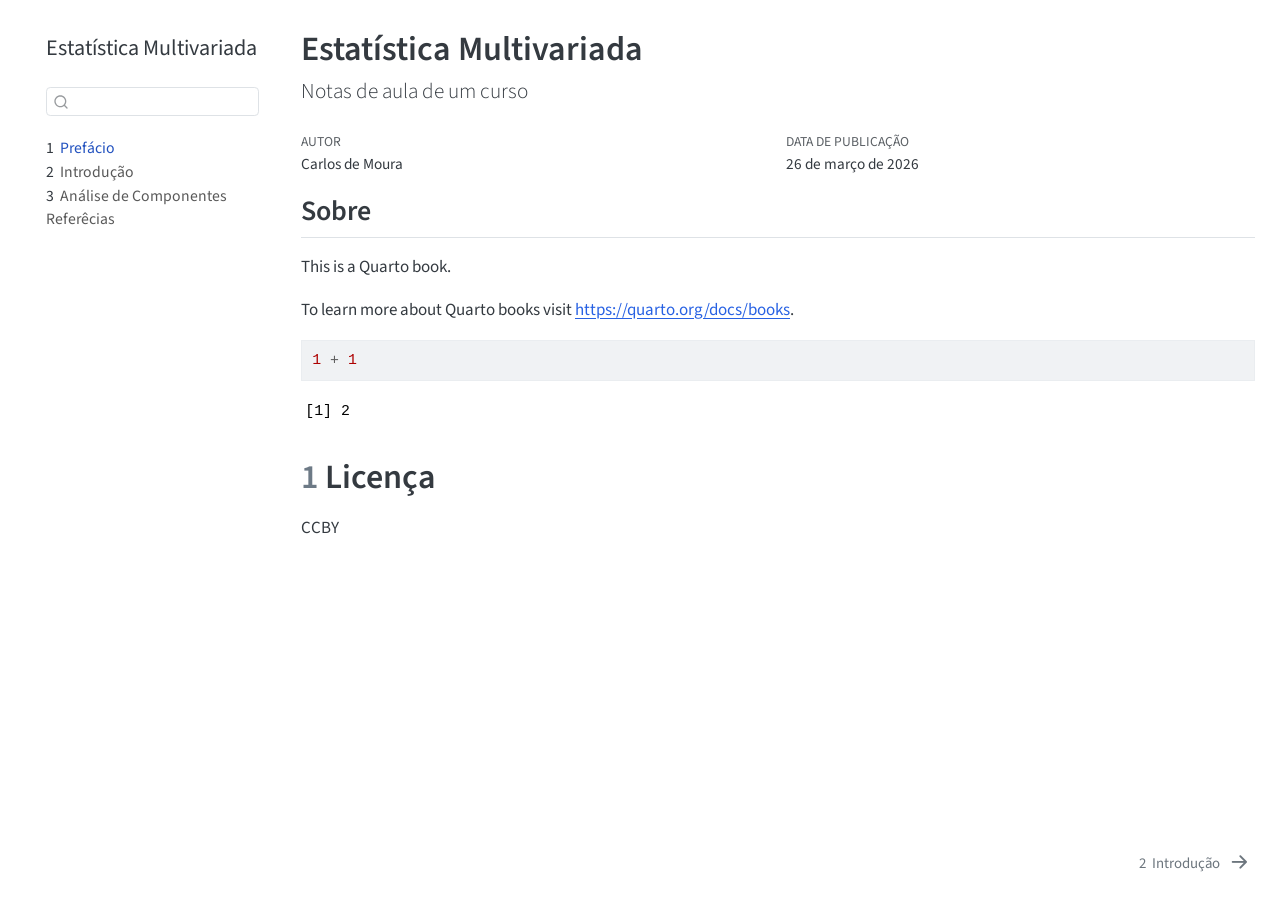
<file: docs/index.html>
<!DOCTYPE html>
<html xmlns="http://www.w3.org/1999/xhtml" lang="pt-BR" xml:lang="pt-BR"><head>

<meta charset="utf-8">
<meta name="generator" content="quarto-1.9.36">

<meta name="viewport" content="width=device-width, initial-scale=1.0, user-scalable=yes">

<meta name="author" content="Carlos de Moura">

<title>Estatística Multivariada</title>
<style>
/* Default styles provided by pandoc.
** See https://pandoc.org/MANUAL.html#variables-for-html for config info.
*/
code{white-space: pre-wrap;}
span.smallcaps{font-variant: small-caps;}
div.columns{display: flex; gap: min(4vw, 1.5em);}
div.column{flex: auto; overflow-x: auto;}
div.hanging-indent{margin-left: 1.5em; text-indent: -1.5em;}
ul.task-list{list-style: none;}
ul.task-list li input[type="checkbox"] {
  width: 0.8em;
  margin: 0 0.8em 0.2em -1em; /* quarto-specific, see https://github.com/quarto-dev/quarto-cli/issues/4556 */ 
  vertical-align: middle;
}
/* CSS for syntax highlighting */
html { -webkit-text-size-adjust: 100%; }
pre > code.sourceCode { white-space: pre; position: relative; }
pre > code.sourceCode > span { display: inline-block; line-height: 1.25; }
pre > code.sourceCode > span:empty { height: 1.2em; }
.sourceCode { overflow: visible; }
code.sourceCode > span { color: inherit; text-decoration: inherit; }
div.sourceCode { margin: 1em 0; }
pre.sourceCode { margin: 0; }
@media screen {
div.sourceCode { overflow: auto; }
}
@media print {
pre > code.sourceCode { white-space: pre-wrap; }
pre > code.sourceCode > span { text-indent: -5em; padding-left: 5em; }
}
pre.numberSource code
  { counter-reset: source-line 0; }
pre.numberSource code > span
  { position: relative; left: -4em; counter-increment: source-line; }
pre.numberSource code > span > a:first-child::before
  { content: counter(source-line);
    position: relative; left: -1em; text-align: right; vertical-align: baseline;
    border: none; display: inline-block;
    -webkit-touch-callout: none; -webkit-user-select: none;
    -khtml-user-select: none; -moz-user-select: none;
    -ms-user-select: none; user-select: none;
    padding: 0 4px; width: 4em;
  }
pre.numberSource { margin-left: 3em;  padding-left: 4px; }
div.sourceCode
  {   }
@media screen {
pre > code.sourceCode > span > a:first-child::before { text-decoration: underline; }
}
</style>


<script src="site_libs/quarto-nav/quarto-nav.js"></script>
<script src="site_libs/quarto-nav/headroom.min.js"></script>
<script src="site_libs/clipboard/clipboard.min.js"></script>
<script src="site_libs/quarto-search/autocomplete.umd.js"></script>
<script src="site_libs/quarto-search/fuse.min.js"></script>
<script src="site_libs/quarto-search/quarto-search.js"></script>
<meta name="quarto:offset" content="./">
<link href="./qmd/introducao.html" rel="next">
<script src="site_libs/quarto-html/quarto.js" type="module"></script>
<script src="site_libs/quarto-html/tabsets/tabsets.js" type="module"></script>
<script src="site_libs/quarto-html/popper.min.js"></script>
<script src="site_libs/quarto-html/tippy.umd.min.js"></script>
<script src="site_libs/quarto-html/anchor.min.js"></script>
<link href="site_libs/quarto-html/tippy.css" rel="stylesheet">
<link href="site_libs/quarto-html/quarto-syntax-highlighting-845c23b38eaddc0f92fda52bfe77a8c8.css" rel="stylesheet" id="quarto-text-highlighting-styles">
<script src="site_libs/bootstrap/bootstrap.min.js"></script>
<link href="site_libs/bootstrap/bootstrap-icons.css" rel="stylesheet">
<link href="site_libs/bootstrap/bootstrap-11c1c5111d4233bef817f1370a126277.min.css" rel="stylesheet" append-hash="true" id="quarto-bootstrap" data-mode="light">
<script id="quarto-search-options" type="application/json">{
  "location": "sidebar",
  "copy-button": false,
  "collapse-after": 3,
  "panel-placement": "start",
  "type": "textbox",
  "limit": 50,
  "keyboard-shortcut": [
    "f",
    "/",
    "s"
  ],
  "show-item-context": false,
  "language": {
    "search-no-results-text": "Nenhum resultado",
    "search-matching-documents-text": "documentos correspondentes",
    "search-copy-link-title": "Copiar link para a busca",
    "search-hide-matches-text": "Esconder correspondências adicionais",
    "search-more-match-text": "mais correspondência neste documento",
    "search-more-matches-text": "mais correspondências neste documento",
    "search-clear-button-title": "Limpar",
    "search-text-placeholder": "",
    "search-detached-cancel-button-title": "Cancelar",
    "search-submit-button-title": "Enviar",
    "search-label": "Procurar"
  }
}</script>


</head>

<body class="nav-sidebar floating quarto-light">

<div id="quarto-search-results"></div>
  <header id="quarto-header" class="headroom fixed-top">
  <nav class="quarto-secondary-nav">
    <div class="container-fluid d-flex">
      <button type="button" class="quarto-btn-toggle btn" data-bs-toggle="collapse" role="button" data-bs-target=".quarto-sidebar-collapse-item" aria-controls="quarto-sidebar" aria-expanded="false" aria-label="Alternar barra lateral" onclick="if (window.quartoToggleHeadroom) { window.quartoToggleHeadroom(); }">
        <i class="bi bi-layout-text-sidebar-reverse"></i>
      </button>
        <nav class="quarto-page-breadcrumbs" aria-label="breadcrumb"><ol class="breadcrumb"><li class="breadcrumb-item"><a href="./index.html"><span class="chapter-number">1</span>&nbsp; <span class="chapter-title">Prefácio</span></a></li></ol></nav>
        <a class="flex-grow-1" role="navigation" data-bs-toggle="collapse" data-bs-target=".quarto-sidebar-collapse-item" aria-controls="quarto-sidebar" aria-expanded="false" aria-label="Alternar barra lateral" onclick="if (window.quartoToggleHeadroom) { window.quartoToggleHeadroom(); }">      
        </a>
      <button type="button" class="btn quarto-search-button" aria-label="Procurar" onclick="window.quartoOpenSearch();">
        <i class="bi bi-search"></i>
      </button>
    </div>
  </nav>
</header>
<!-- content -->
<div id="quarto-content" class="quarto-container page-columns page-rows-contents page-layout-full">
<!-- sidebar -->
  <nav id="quarto-sidebar" class="sidebar collapse collapse-horizontal quarto-sidebar-collapse-item sidebar-navigation floating overflow-auto">
    <div class="pt-lg-2 mt-2 text-left sidebar-header">
    <div class="sidebar-title mb-0 py-0">
      <a href="./">Estatística Multivariada</a> 
    </div>
      </div>
        <div class="mt-2 flex-shrink-0 align-items-center">
        <div class="sidebar-search">
        <div id="quarto-search" class="" title="Procurar"></div>
        </div>
        </div>
    <div class="sidebar-menu-container"> 
    <ul class="list-unstyled mt-1">
        <li class="sidebar-item">
  <div class="sidebar-item-container"> 
  <a href="./index.html" class="sidebar-item-text sidebar-link active">
 <span class="menu-text"><span class="chapter-number">1</span>&nbsp; <span class="chapter-title">Prefácio</span></span></a>
  </div>
</li>
        <li class="sidebar-item">
  <div class="sidebar-item-container"> 
  <a href="./qmd/introducao.html" class="sidebar-item-text sidebar-link">
 <span class="menu-text"><span class="chapter-number">2</span>&nbsp; <span class="chapter-title">Introdução</span></span></a>
  </div>
</li>
        <li class="sidebar-item">
  <div class="sidebar-item-container"> 
  <a href="./qmd/pca.html" class="sidebar-item-text sidebar-link">
 <span class="menu-text"><span class="chapter-number">3</span>&nbsp; <span class="chapter-title">Análise de Componentes</span></span></a>
  </div>
</li>
        <li class="sidebar-item">
  <div class="sidebar-item-container"> 
  <a href="./qmd/referencias.html" class="sidebar-item-text sidebar-link">
 <span class="menu-text">Referêcias</span></a>
  </div>
</li>
    </ul>
    </div>
</nav>
<div id="quarto-sidebar-glass" class="quarto-sidebar-collapse-item" data-bs-toggle="collapse" data-bs-target=".quarto-sidebar-collapse-item"></div>
<!-- margin-sidebar -->
    
<!-- main -->
<main class="content column-page-right" id="quarto-document-content">

<header id="title-block-header" class="quarto-title-block default">
<div class="quarto-title">
<h1 class="title">Estatística Multivariada</h1>
<p class="subtitle lead">Notas de aula de um curso</p>
</div>



<div class="quarto-title-meta column-page-right">

    <div>
    <div class="quarto-title-meta-heading">Autor</div>
    <div class="quarto-title-meta-contents">
             <p>Carlos de Moura </p>
          </div>
  </div>
    
    <div>
    <div class="quarto-title-meta-heading">Data de Publicação</div>
    <div class="quarto-title-meta-contents">
      <p class="date">26 de março de 2026</p>
    </div>
  </div>
  
    
  </div>
  


</header>


<section id="sobre" class="level2 unnumbered">
<h2 class="unnumbered anchored" data-anchor-id="sobre">Sobre</h2>
<p>This is a Quarto book.</p>
<p>To learn more about Quarto books visit <a href="https://quarto.org/docs/books" class="uri">https://quarto.org/docs/books</a>.</p>
<div class="cell">
<div class="code-copy-outer-scaffold"><div class="sourceCode cell-code" id="cb1"><pre class="sourceCode r code-with-copy"><code class="sourceCode r"><span id="cb1-1"><a href="#cb1-1" aria-hidden="true" tabindex="-1"></a><span class="dv">1</span> <span class="sc">+</span> <span class="dv">1</span></span></code></pre></div><button title="Copiar para a área de transferência" class="code-copy-button"><i class="bi"></i></button></div>
<div class="cell-output cell-output-stdout">
<pre><code>[1] 2</code></pre>
</div>
</div>
</section>
<section id="licença" class="level1" data-number="1">
<h1 data-number="1"><span class="header-section-number">1</span> Licença</h1>
<p>CCBY</p>


</section>

</main> <!-- /main -->
<script id="quarto-html-after-body" type="application/javascript">
  window.document.addEventListener("DOMContentLoaded", function (event) {
    const icon = "";
    const anchorJS = new window.AnchorJS();
    anchorJS.options = {
      placement: 'right',
      icon: icon
    };
    anchorJS.add('.anchored');
    const isCodeAnnotation = (el) => {
      for (const clz of el.classList) {
        if (clz.startsWith('code-annotation-')) {                     
          return true;
        }
      }
      return false;
    }
    const onCopySuccess = function(e) {
      // button target
      const button = e.trigger;
      // don't keep focus
      button.blur();
      // flash "checked"
      button.classList.add('code-copy-button-checked');
      var currentTitle = button.getAttribute("title");
      button.setAttribute("title", "Copiada");
      let tooltip;
      if (window.bootstrap) {
        button.setAttribute("data-bs-toggle", "tooltip");
        button.setAttribute("data-bs-placement", "left");
        button.setAttribute("data-bs-title", "Copiada");
        tooltip = new bootstrap.Tooltip(button, 
          { trigger: "manual", 
            customClass: "code-copy-button-tooltip",
            offset: [0, -8]});
        tooltip.show();    
      }
      setTimeout(function() {
        if (tooltip) {
          tooltip.hide();
          button.removeAttribute("data-bs-title");
          button.removeAttribute("data-bs-toggle");
          button.removeAttribute("data-bs-placement");
        }
        button.setAttribute("title", currentTitle);
        button.classList.remove('code-copy-button-checked');
      }, 1000);
      // clear code selection
      e.clearSelection();
    }
    const getTextToCopy = function(trigger) {
      const outerScaffold = trigger.parentElement.cloneNode(true);
      const codeEl = outerScaffold.querySelector('code');
      for (const childEl of codeEl.children) {
        if (isCodeAnnotation(childEl)) {
          childEl.remove();
        }
      }
      return codeEl.innerText;
    }
    const clipboard = new window.ClipboardJS('.code-copy-button:not([data-in-quarto-modal])', {
      text: getTextToCopy
    });
    clipboard.on('success', onCopySuccess);
    if (window.document.getElementById('quarto-embedded-source-code-modal')) {
      const clipboardModal = new window.ClipboardJS('.code-copy-button[data-in-quarto-modal]', {
        text: getTextToCopy,
        container: window.document.getElementById('quarto-embedded-source-code-modal')
      });
      clipboardModal.on('success', onCopySuccess);
    }
      var localhostRegex = new RegExp(/^(?:http|https):\/\/localhost\:?[0-9]*\//);
      var mailtoRegex = new RegExp(/^mailto:/);
        var filterRegex = new RegExp('/' + window.location.host + '/');
      var isInternal = (href) => {
          return filterRegex.test(href) || localhostRegex.test(href) || mailtoRegex.test(href);
      }
      // Inspect non-navigation links and adorn them if external
     var links = window.document.querySelectorAll('a[href]:not(.nav-link):not(.navbar-brand):not(.toc-action):not(.sidebar-link):not(.sidebar-item-toggle):not(.pagination-link):not(.no-external):not([aria-hidden]):not(.dropdown-item):not(.quarto-navigation-tool):not(.about-link)');
      for (var i=0; i<links.length; i++) {
        const link = links[i];
        if (!isInternal(link.href)) {
          // undo the damage that might have been done by quarto-nav.js in the case of
          // links that we want to consider external
          if (link.dataset.originalHref !== undefined) {
            link.href = link.dataset.originalHref;
          }
        }
      }
    function tippyHover(el, contentFn, onTriggerFn, onUntriggerFn) {
      const config = {
        allowHTML: true,
        maxWidth: 500,
        delay: 100,
        arrow: false,
        appendTo: function(el) {
            return el.parentElement;
        },
        interactive: true,
        interactiveBorder: 10,
        theme: 'quarto',
        placement: 'bottom-start',
      };
      if (contentFn) {
        config.content = contentFn;
      }
      if (onTriggerFn) {
        config.onTrigger = onTriggerFn;
      }
      if (onUntriggerFn) {
        config.onUntrigger = onUntriggerFn;
      }
      window.tippy(el, config); 
    }
    const noterefs = window.document.querySelectorAll('a[role="doc-noteref"]');
    for (var i=0; i<noterefs.length; i++) {
      const ref = noterefs[i];
      tippyHover(ref, function() {
        // use id or data attribute instead here
        let href = ref.getAttribute('data-footnote-href') || ref.getAttribute('href');
        try { href = new URL(href).hash; } catch {}
        const id = href.replace(/^#\/?/, "");
        const note = window.document.getElementById(id);
        if (note) {
          return note.innerHTML;
        } else {
          return "";
        }
      });
    }
    const xrefs = window.document.querySelectorAll('a.quarto-xref');
    const processXRef = (id, note) => {
      // Strip column container classes
      const stripColumnClz = (el) => {
        el.classList.remove("page-full", "page-columns");
        if (el.children) {
          for (const child of el.children) {
            stripColumnClz(child);
          }
        }
      }
      stripColumnClz(note)
      if (id === null || id.startsWith('sec-')) {
        // Special case sections, only their first couple elements
        const container = document.createElement("div");
        if (note.children && note.children.length > 2) {
          container.appendChild(note.children[0].cloneNode(true));
          for (let i = 1; i < note.children.length; i++) {
            const child = note.children[i];
            if (child.tagName === "P" && child.innerText === "") {
              continue;
            } else {
              container.appendChild(child.cloneNode(true));
              break;
            }
          }
          if (window.Quarto?.typesetMath) {
            window.Quarto.typesetMath(container);
          }
          return container.innerHTML
        } else {
          if (window.Quarto?.typesetMath) {
            window.Quarto.typesetMath(note);
          }
          return note.innerHTML;
        }
      } else {
        // Remove any anchor links if they are present
        const anchorLink = note.querySelector('a.anchorjs-link');
        if (anchorLink) {
          anchorLink.remove();
        }
        if (window.Quarto?.typesetMath) {
          window.Quarto.typesetMath(note);
        }
        if (note.classList.contains("callout")) {
          return note.outerHTML;
        } else {
          return note.innerHTML;
        }
      }
    }
    for (var i=0; i<xrefs.length; i++) {
      const xref = xrefs[i];
      tippyHover(xref, undefined, function(instance) {
        instance.disable();
        let url = xref.getAttribute('href');
        let hash = undefined; 
        if (url.startsWith('#')) {
          hash = url;
        } else {
          try { hash = new URL(url).hash; } catch {}
        }
        if (hash) {
          const id = hash.replace(/^#\/?/, "");
          const note = window.document.getElementById(id);
          if (note !== null) {
            try {
              const html = processXRef(id, note.cloneNode(true));
              instance.setContent(html);
            } finally {
              instance.enable();
              instance.show();
            }
          } else {
            // See if we can fetch this
            fetch(url.split('#')[0])
            .then(res => res.text())
            .then(html => {
              const parser = new DOMParser();
              const htmlDoc = parser.parseFromString(html, "text/html");
              const note = htmlDoc.getElementById(id);
              if (note !== null) {
                const html = processXRef(id, note);
                instance.setContent(html);
              } 
            }).finally(() => {
              instance.enable();
              instance.show();
            });
          }
        } else {
          // See if we can fetch a full url (with no hash to target)
          // This is a special case and we should probably do some content thinning / targeting
          fetch(url)
          .then(res => res.text())
          .then(html => {
            const parser = new DOMParser();
            const htmlDoc = parser.parseFromString(html, "text/html");
            const note = htmlDoc.querySelector('main.content');
            if (note !== null) {
              // This should only happen for chapter cross references
              // (since there is no id in the URL)
              // remove the first header
              if (note.children.length > 0 && note.children[0].tagName === "HEADER") {
                note.children[0].remove();
              }
              const html = processXRef(null, note);
              instance.setContent(html);
            } 
          }).finally(() => {
            instance.enable();
            instance.show();
          });
        }
      }, function(instance) {
      });
    }
        let selectedAnnoteEl;
        const selectorForAnnotation = ( cell, annotation) => {
          let cellAttr = 'data-code-cell="' + cell + '"';
          let lineAttr = 'data-code-annotation="' +  annotation + '"';
          const selector = 'span[' + cellAttr + '][' + lineAttr + ']';
          return selector;
        }
        const selectCodeLines = (annoteEl) => {
          const doc = window.document;
          const targetCell = annoteEl.getAttribute("data-target-cell");
          const targetAnnotation = annoteEl.getAttribute("data-target-annotation");
          const annoteSpan = window.document.querySelector(selectorForAnnotation(targetCell, targetAnnotation));
          const lines = annoteSpan.getAttribute("data-code-lines").split(",");
          const lineIds = lines.map((line) => {
            return targetCell + "-" + line;
          })
          let top = null;
          let height = null;
          let parent = null;
          if (lineIds.length > 0) {
              //compute the position of the single el (top and bottom and make a div)
              const el = window.document.getElementById(lineIds[0]);
              top = el.offsetTop;
              height = el.offsetHeight;
              parent = el.parentElement.parentElement;
            if (lineIds.length > 1) {
              const lastEl = window.document.getElementById(lineIds[lineIds.length - 1]);
              const bottom = lastEl.offsetTop + lastEl.offsetHeight;
              height = bottom - top;
            }
            if (top !== null && height !== null && parent !== null) {
              // cook up a div (if necessary) and position it 
              let div = window.document.getElementById("code-annotation-line-highlight");
              if (div === null) {
                div = window.document.createElement("div");
                div.setAttribute("id", "code-annotation-line-highlight");
                div.style.position = 'absolute';
                parent.appendChild(div);
              }
              div.style.top = top - 2 + "px";
              div.style.height = height + 4 + "px";
              div.style.left = 0;
              let gutterDiv = window.document.getElementById("code-annotation-line-highlight-gutter");
              if (gutterDiv === null) {
                gutterDiv = window.document.createElement("div");
                gutterDiv.setAttribute("id", "code-annotation-line-highlight-gutter");
                gutterDiv.style.position = 'absolute';
                const codeCell = window.document.getElementById(targetCell);
                const gutter = codeCell.querySelector('.code-annotation-gutter');
                gutter.appendChild(gutterDiv);
              }
              gutterDiv.style.top = top - 2 + "px";
              gutterDiv.style.height = height + 4 + "px";
            }
            selectedAnnoteEl = annoteEl;
          }
        };
        const unselectCodeLines = () => {
          const elementsIds = ["code-annotation-line-highlight", "code-annotation-line-highlight-gutter"];
          elementsIds.forEach((elId) => {
            const div = window.document.getElementById(elId);
            if (div) {
              div.remove();
            }
          });
          selectedAnnoteEl = undefined;
        };
          // Handle positioning of the toggle
      window.addEventListener(
        "resize",
        throttle(() => {
          elRect = undefined;
          if (selectedAnnoteEl) {
            selectCodeLines(selectedAnnoteEl);
          }
        }, 10)
      );
      function throttle(fn, ms) {
      let throttle = false;
      let timer;
        return (...args) => {
          if(!throttle) { // first call gets through
              fn.apply(this, args);
              throttle = true;
          } else { // all the others get throttled
              if(timer) clearTimeout(timer); // cancel #2
              timer = setTimeout(() => {
                fn.apply(this, args);
                timer = throttle = false;
              }, ms);
          }
        };
      }
        // Attach click handler to the DT
        const annoteDls = window.document.querySelectorAll('dt[data-target-cell]');
        for (const annoteDlNode of annoteDls) {
          annoteDlNode.addEventListener('click', (event) => {
            const clickedEl = event.target;
            if (clickedEl !== selectedAnnoteEl) {
              unselectCodeLines();
              const activeEl = window.document.querySelector('dt[data-target-cell].code-annotation-active');
              if (activeEl) {
                activeEl.classList.remove('code-annotation-active');
              }
              selectCodeLines(clickedEl);
              clickedEl.classList.add('code-annotation-active');
            } else {
              // Unselect the line
              unselectCodeLines();
              clickedEl.classList.remove('code-annotation-active');
            }
          });
        }
    const findCites = (el) => {
      const parentEl = el.parentElement;
      if (parentEl) {
        const cites = parentEl.dataset.cites;
        if (cites) {
          return {
            el,
            cites: cites.split(' ')
          };
        } else {
          return findCites(el.parentElement)
        }
      } else {
        return undefined;
      }
    };
    var bibliorefs = window.document.querySelectorAll('a[role="doc-biblioref"]');
    for (var i=0; i<bibliorefs.length; i++) {
      const ref = bibliorefs[i];
      const citeInfo = findCites(ref);
      if (citeInfo) {
        tippyHover(citeInfo.el, function() {
          var popup = window.document.createElement('div');
          citeInfo.cites.forEach(function(cite) {
            var citeDiv = window.document.createElement('div');
            citeDiv.classList.add('hanging-indent');
            citeDiv.classList.add('csl-entry');
            var biblioDiv = window.document.getElementById('ref-' + cite);
            if (biblioDiv) {
              citeDiv.innerHTML = biblioDiv.innerHTML;
            }
            popup.appendChild(citeDiv);
          });
          return popup.innerHTML;
        });
      }
    }
  });
  </script>
<nav class="page-navigation column-page-right">
  <div class="nav-page nav-page-previous">
  </div>
  <div class="nav-page nav-page-next">
      <a href="./qmd/introducao.html" class="pagination-link" aria-label="Introdução">
        <span class="nav-page-text"><span class="chapter-number">2</span>&nbsp; <span class="chapter-title">Introdução</span></span> <i class="bi bi-arrow-right-short"></i>
      </a>
  </div>
</nav>
</div> <!-- /content -->




</body></html>
</file>
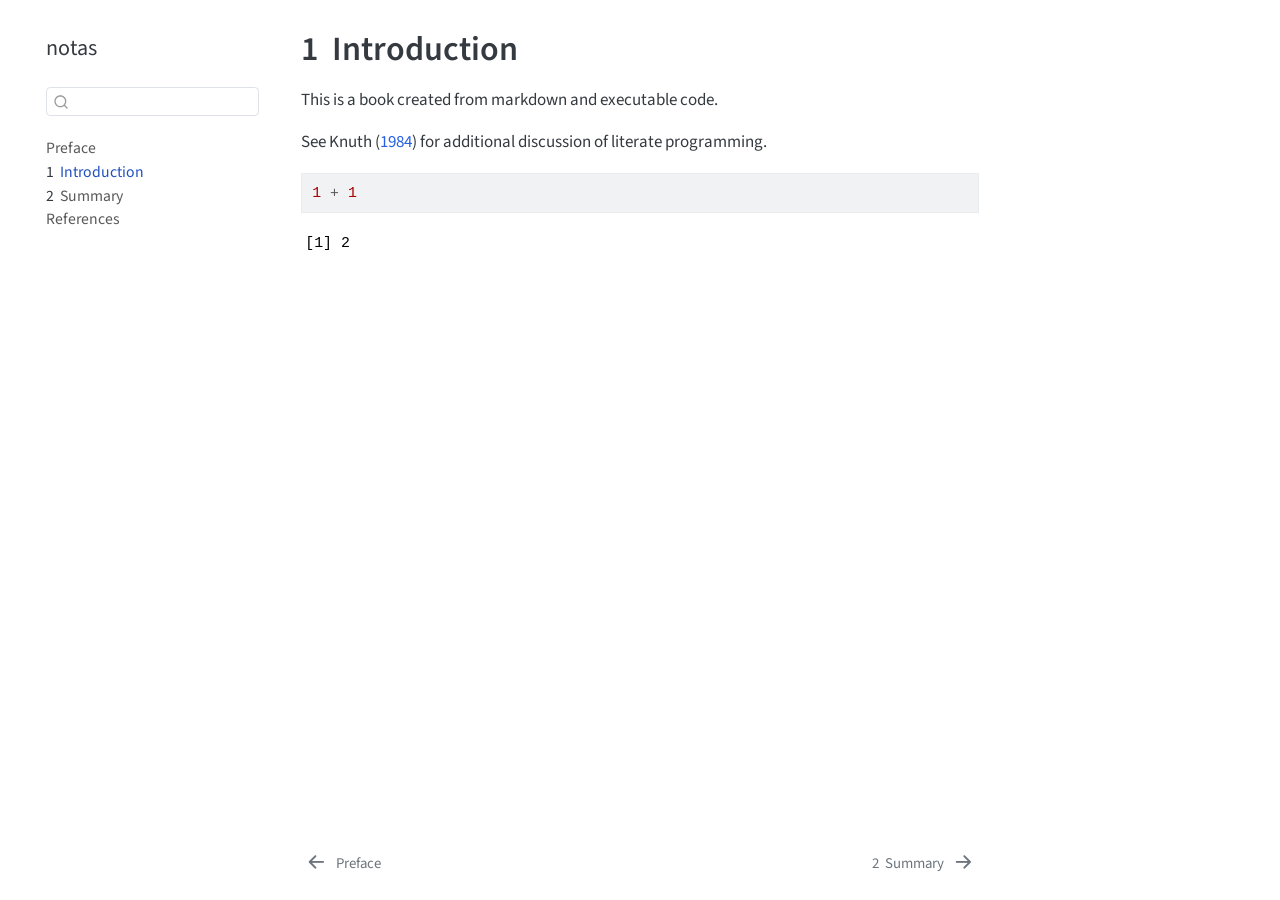
<file: intro.html>
<!DOCTYPE html>
<html xmlns="http://www.w3.org/1999/xhtml" lang="en" xml:lang="en"><head>

<meta charset="utf-8">
<meta name="generator" content="quarto-1.8.26">

<meta name="viewport" content="width=device-width, initial-scale=1.0, user-scalable=yes">


<title>1&nbsp; Introduction – notas</title>
<style>
code{white-space: pre-wrap;}
span.smallcaps{font-variant: small-caps;}
div.columns{display: flex; gap: min(4vw, 1.5em);}
div.column{flex: auto; overflow-x: auto;}
div.hanging-indent{margin-left: 1.5em; text-indent: -1.5em;}
ul.task-list{list-style: none;}
ul.task-list li input[type="checkbox"] {
  width: 0.8em;
  margin: 0 0.8em 0.2em -1em; /* quarto-specific, see https://github.com/quarto-dev/quarto-cli/issues/4556 */ 
  vertical-align: middle;
}
/* CSS for syntax highlighting */
html { -webkit-text-size-adjust: 100%; }
pre > code.sourceCode { white-space: pre; position: relative; }
pre > code.sourceCode > span { display: inline-block; line-height: 1.25; }
pre > code.sourceCode > span:empty { height: 1.2em; }
.sourceCode { overflow: visible; }
code.sourceCode > span { color: inherit; text-decoration: inherit; }
div.sourceCode { margin: 1em 0; }
pre.sourceCode { margin: 0; }
@media screen {
div.sourceCode { overflow: auto; }
}
@media print {
pre > code.sourceCode { white-space: pre-wrap; }
pre > code.sourceCode > span { text-indent: -5em; padding-left: 5em; }
}
pre.numberSource code
  { counter-reset: source-line 0; }
pre.numberSource code > span
  { position: relative; left: -4em; counter-increment: source-line; }
pre.numberSource code > span > a:first-child::before
  { content: counter(source-line);
    position: relative; left: -1em; text-align: right; vertical-align: baseline;
    border: none; display: inline-block;
    -webkit-touch-callout: none; -webkit-user-select: none;
    -khtml-user-select: none; -moz-user-select: none;
    -ms-user-select: none; user-select: none;
    padding: 0 4px; width: 4em;
  }
pre.numberSource { margin-left: 3em;  padding-left: 4px; }
div.sourceCode
  {   }
@media screen {
pre > code.sourceCode > span > a:first-child::before { text-decoration: underline; }
}
/* CSS for citations */
div.csl-bib-body { }
div.csl-entry {
  clear: both;
  margin-bottom: 0em;
}
.hanging-indent div.csl-entry {
  margin-left:2em;
  text-indent:-2em;
}
div.csl-left-margin {
  min-width:2em;
  float:left;
}
div.csl-right-inline {
  margin-left:2em;
  padding-left:1em;
}
div.csl-indent {
  margin-left: 2em;
}</style>


<script src="site_libs/quarto-nav/quarto-nav.js"></script>
<script src="site_libs/quarto-nav/headroom.min.js"></script>
<script src="site_libs/clipboard/clipboard.min.js"></script>
<script src="site_libs/quarto-search/autocomplete.umd.js"></script>
<script src="site_libs/quarto-search/fuse.min.js"></script>
<script src="site_libs/quarto-search/quarto-search.js"></script>
<meta name="quarto:offset" content="./">
<link href="./summary.html" rel="next">
<link href="./index.html" rel="prev">
<script src="site_libs/quarto-html/quarto.js" type="module"></script>
<script src="site_libs/quarto-html/tabsets/tabsets.js" type="module"></script>
<script src="site_libs/quarto-html/axe/axe-check.js" type="module"></script>
<script src="site_libs/quarto-html/popper.min.js"></script>
<script src="site_libs/quarto-html/tippy.umd.min.js"></script>
<script src="site_libs/quarto-html/anchor.min.js"></script>
<link href="site_libs/quarto-html/tippy.css" rel="stylesheet">
<link href="site_libs/quarto-html/quarto-syntax-highlighting-587c61ba64f3a5504c4d52d930310e48.css" rel="stylesheet" id="quarto-text-highlighting-styles">
<script src="site_libs/bootstrap/bootstrap.min.js"></script>
<link href="site_libs/bootstrap/bootstrap-icons.css" rel="stylesheet">
<link href="site_libs/bootstrap/bootstrap-f99d413f438961673f22afa6e1fcf549.min.css" rel="stylesheet" append-hash="true" id="quarto-bootstrap" data-mode="light">
<script id="quarto-search-options" type="application/json">{
  "location": "sidebar",
  "copy-button": false,
  "collapse-after": 3,
  "panel-placement": "start",
  "type": "textbox",
  "limit": 50,
  "keyboard-shortcut": [
    "f",
    "/",
    "s"
  ],
  "show-item-context": false,
  "language": {
    "search-no-results-text": "No results",
    "search-matching-documents-text": "matching documents",
    "search-copy-link-title": "Copy link to search",
    "search-hide-matches-text": "Hide additional matches",
    "search-more-match-text": "more match in this document",
    "search-more-matches-text": "more matches in this document",
    "search-clear-button-title": "Clear",
    "search-text-placeholder": "",
    "search-detached-cancel-button-title": "Cancel",
    "search-submit-button-title": "Submit",
    "search-label": "Search"
  }
}</script>


</head>

<body class="nav-sidebar floating quarto-light">

<div id="quarto-search-results"></div>
  <header id="quarto-header" class="headroom fixed-top">
  <nav class="quarto-secondary-nav">
    <div class="container-fluid d-flex">
      <button type="button" class="quarto-btn-toggle btn" data-bs-toggle="collapse" role="button" data-bs-target=".quarto-sidebar-collapse-item" aria-controls="quarto-sidebar" aria-expanded="false" aria-label="Toggle sidebar navigation" onclick="if (window.quartoToggleHeadroom) { window.quartoToggleHeadroom(); }">
        <i class="bi bi-layout-text-sidebar-reverse"></i>
      </button>
        <nav class="quarto-page-breadcrumbs" aria-label="breadcrumb"><ol class="breadcrumb"><li class="breadcrumb-item"><a href="./intro.html"><span class="chapter-number">1</span>&nbsp; <span class="chapter-title">Introduction</span></a></li></ol></nav>
        <a class="flex-grow-1" role="navigation" data-bs-toggle="collapse" data-bs-target=".quarto-sidebar-collapse-item" aria-controls="quarto-sidebar" aria-expanded="false" aria-label="Toggle sidebar navigation" onclick="if (window.quartoToggleHeadroom) { window.quartoToggleHeadroom(); }">      
        </a>
      <button type="button" class="btn quarto-search-button" aria-label="Search" onclick="window.quartoOpenSearch();">
        <i class="bi bi-search"></i>
      </button>
    </div>
  </nav>
</header>
<!-- content -->
<div id="quarto-content" class="quarto-container page-columns page-rows-contents page-layout-article">
<!-- sidebar -->
  <nav id="quarto-sidebar" class="sidebar collapse collapse-horizontal quarto-sidebar-collapse-item sidebar-navigation floating overflow-auto">
    <div class="pt-lg-2 mt-2 text-left sidebar-header">
    <div class="sidebar-title mb-0 py-0">
      <a href="./">notas</a> 
    </div>
      </div>
        <div class="mt-2 flex-shrink-0 align-items-center">
        <div class="sidebar-search">
        <div id="quarto-search" class="" title="Search"></div>
        </div>
        </div>
    <div class="sidebar-menu-container"> 
    <ul class="list-unstyled mt-1">
        <li class="sidebar-item">
  <div class="sidebar-item-container"> 
  <a href="./index.html" class="sidebar-item-text sidebar-link">
 <span class="menu-text">Preface</span></a>
  </div>
</li>
        <li class="sidebar-item">
  <div class="sidebar-item-container"> 
  <a href="./intro.html" class="sidebar-item-text sidebar-link active">
 <span class="menu-text"><span class="chapter-number">1</span>&nbsp; <span class="chapter-title">Introduction</span></span></a>
  </div>
</li>
        <li class="sidebar-item">
  <div class="sidebar-item-container"> 
  <a href="./summary.html" class="sidebar-item-text sidebar-link">
 <span class="menu-text"><span class="chapter-number">2</span>&nbsp; <span class="chapter-title">Summary</span></span></a>
  </div>
</li>
        <li class="sidebar-item">
  <div class="sidebar-item-container"> 
  <a href="./references.html" class="sidebar-item-text sidebar-link">
 <span class="menu-text">References</span></a>
  </div>
</li>
    </ul>
    </div>
</nav>
<div id="quarto-sidebar-glass" class="quarto-sidebar-collapse-item" data-bs-toggle="collapse" data-bs-target=".quarto-sidebar-collapse-item"></div>
<!-- margin-sidebar -->
    <div id="quarto-margin-sidebar" class="sidebar margin-sidebar zindex-bottom">
        
    </div>
<!-- main -->
<main class="content" id="quarto-document-content">

<header id="title-block-header" class="quarto-title-block default">
<div class="quarto-title">
<h1 class="title"><span class="chapter-number">1</span>&nbsp; <span class="chapter-title">Introduction</span></h1>
</div>



<div class="quarto-title-meta">

    
  
    
  </div>
  


</header>


<p>This is a book created from markdown and executable code.</p>
<p>See <span class="citation" data-cites="knuth84">Knuth (<a href="references.html#ref-knuth84" role="doc-biblioref">1984</a>)</span> for additional discussion of literate programming.</p>
<div class="cell">
<div class="code-copy-outer-scaffold"><div class="sourceCode cell-code" id="cb1"><pre class="sourceCode r code-with-copy"><code class="sourceCode r"><span id="cb1-1"><a href="#cb1-1" aria-hidden="true" tabindex="-1"></a><span class="dv">1</span> <span class="sc">+</span> <span class="dv">1</span></span></code></pre></div><button title="Copy to Clipboard" class="code-copy-button"><i class="bi"></i></button></div>
<div class="cell-output cell-output-stdout">
<pre><code>[1] 2</code></pre>
</div>
</div>


<div id="refs" class="references csl-bib-body hanging-indent" data-entry-spacing="0" role="list" style="display: none">
<div id="ref-knuth84" class="csl-entry" role="listitem">
Knuth, Donald E. 1984. <span>“Literate Programming.”</span> <em>Comput. J.</em> 27 (2): 97–111. <a href="https://doi.org/10.1093/comjnl/27.2.97">https://doi.org/10.1093/comjnl/27.2.97</a>.
</div>
</div>

</main> <!-- /main -->
<script id="quarto-html-after-body" type="application/javascript">
  window.document.addEventListener("DOMContentLoaded", function (event) {
    const icon = "";
    const anchorJS = new window.AnchorJS();
    anchorJS.options = {
      placement: 'right',
      icon: icon
    };
    anchorJS.add('.anchored');
    const isCodeAnnotation = (el) => {
      for (const clz of el.classList) {
        if (clz.startsWith('code-annotation-')) {                     
          return true;
        }
      }
      return false;
    }
    const onCopySuccess = function(e) {
      // button target
      const button = e.trigger;
      // don't keep focus
      button.blur();
      // flash "checked"
      button.classList.add('code-copy-button-checked');
      var currentTitle = button.getAttribute("title");
      button.setAttribute("title", "Copied!");
      let tooltip;
      if (window.bootstrap) {
        button.setAttribute("data-bs-toggle", "tooltip");
        button.setAttribute("data-bs-placement", "left");
        button.setAttribute("data-bs-title", "Copied!");
        tooltip = new bootstrap.Tooltip(button, 
          { trigger: "manual", 
            customClass: "code-copy-button-tooltip",
            offset: [0, -8]});
        tooltip.show();    
      }
      setTimeout(function() {
        if (tooltip) {
          tooltip.hide();
          button.removeAttribute("data-bs-title");
          button.removeAttribute("data-bs-toggle");
          button.removeAttribute("data-bs-placement");
        }
        button.setAttribute("title", currentTitle);
        button.classList.remove('code-copy-button-checked');
      }, 1000);
      // clear code selection
      e.clearSelection();
    }
    const getTextToCopy = function(trigger) {
      const outerScaffold = trigger.parentElement.cloneNode(true);
      const codeEl = outerScaffold.querySelector('code');
      for (const childEl of codeEl.children) {
        if (isCodeAnnotation(childEl)) {
          childEl.remove();
        }
      }
      return codeEl.innerText;
    }
    const clipboard = new window.ClipboardJS('.code-copy-button:not([data-in-quarto-modal])', {
      text: getTextToCopy
    });
    clipboard.on('success', onCopySuccess);
    if (window.document.getElementById('quarto-embedded-source-code-modal')) {
      const clipboardModal = new window.ClipboardJS('.code-copy-button[data-in-quarto-modal]', {
        text: getTextToCopy,
        container: window.document.getElementById('quarto-embedded-source-code-modal')
      });
      clipboardModal.on('success', onCopySuccess);
    }
      var localhostRegex = new RegExp(/^(?:http|https):\/\/localhost\:?[0-9]*\//);
      var mailtoRegex = new RegExp(/^mailto:/);
        var filterRegex = new RegExp('/' + window.location.host + '/');
      var isInternal = (href) => {
          return filterRegex.test(href) || localhostRegex.test(href) || mailtoRegex.test(href);
      }
      // Inspect non-navigation links and adorn them if external
     var links = window.document.querySelectorAll('a[href]:not(.nav-link):not(.navbar-brand):not(.toc-action):not(.sidebar-link):not(.sidebar-item-toggle):not(.pagination-link):not(.no-external):not([aria-hidden]):not(.dropdown-item):not(.quarto-navigation-tool):not(.about-link)');
      for (var i=0; i<links.length; i++) {
        const link = links[i];
        if (!isInternal(link.href)) {
          // undo the damage that might have been done by quarto-nav.js in the case of
          // links that we want to consider external
          if (link.dataset.originalHref !== undefined) {
            link.href = link.dataset.originalHref;
          }
        }
      }
    function tippyHover(el, contentFn, onTriggerFn, onUntriggerFn) {
      const config = {
        allowHTML: true,
        maxWidth: 500,
        delay: 100,
        arrow: false,
        appendTo: function(el) {
            return el.parentElement;
        },
        interactive: true,
        interactiveBorder: 10,
        theme: 'quarto',
        placement: 'bottom-start',
      };
      if (contentFn) {
        config.content = contentFn;
      }
      if (onTriggerFn) {
        config.onTrigger = onTriggerFn;
      }
      if (onUntriggerFn) {
        config.onUntrigger = onUntriggerFn;
      }
      window.tippy(el, config); 
    }
    const noterefs = window.document.querySelectorAll('a[role="doc-noteref"]');
    for (var i=0; i<noterefs.length; i++) {
      const ref = noterefs[i];
      tippyHover(ref, function() {
        // use id or data attribute instead here
        let href = ref.getAttribute('data-footnote-href') || ref.getAttribute('href');
        try { href = new URL(href).hash; } catch {}
        const id = href.replace(/^#\/?/, "");
        const note = window.document.getElementById(id);
        if (note) {
          return note.innerHTML;
        } else {
          return "";
        }
      });
    }
    const xrefs = window.document.querySelectorAll('a.quarto-xref');
    const processXRef = (id, note) => {
      // Strip column container classes
      const stripColumnClz = (el) => {
        el.classList.remove("page-full", "page-columns");
        if (el.children) {
          for (const child of el.children) {
            stripColumnClz(child);
          }
        }
      }
      stripColumnClz(note)
      if (id === null || id.startsWith('sec-')) {
        // Special case sections, only their first couple elements
        const container = document.createElement("div");
        if (note.children && note.children.length > 2) {
          container.appendChild(note.children[0].cloneNode(true));
          for (let i = 1; i < note.children.length; i++) {
            const child = note.children[i];
            if (child.tagName === "P" && child.innerText === "") {
              continue;
            } else {
              container.appendChild(child.cloneNode(true));
              break;
            }
          }
          if (window.Quarto?.typesetMath) {
            window.Quarto.typesetMath(container);
          }
          return container.innerHTML
        } else {
          if (window.Quarto?.typesetMath) {
            window.Quarto.typesetMath(note);
          }
          return note.innerHTML;
        }
      } else {
        // Remove any anchor links if they are present
        const anchorLink = note.querySelector('a.anchorjs-link');
        if (anchorLink) {
          anchorLink.remove();
        }
        if (window.Quarto?.typesetMath) {
          window.Quarto.typesetMath(note);
        }
        if (note.classList.contains("callout")) {
          return note.outerHTML;
        } else {
          return note.innerHTML;
        }
      }
    }
    for (var i=0; i<xrefs.length; i++) {
      const xref = xrefs[i];
      tippyHover(xref, undefined, function(instance) {
        instance.disable();
        let url = xref.getAttribute('href');
        let hash = undefined; 
        if (url.startsWith('#')) {
          hash = url;
        } else {
          try { hash = new URL(url).hash; } catch {}
        }
        if (hash) {
          const id = hash.replace(/^#\/?/, "");
          const note = window.document.getElementById(id);
          if (note !== null) {
            try {
              const html = processXRef(id, note.cloneNode(true));
              instance.setContent(html);
            } finally {
              instance.enable();
              instance.show();
            }
          } else {
            // See if we can fetch this
            fetch(url.split('#')[0])
            .then(res => res.text())
            .then(html => {
              const parser = new DOMParser();
              const htmlDoc = parser.parseFromString(html, "text/html");
              const note = htmlDoc.getElementById(id);
              if (note !== null) {
                const html = processXRef(id, note);
                instance.setContent(html);
              } 
            }).finally(() => {
              instance.enable();
              instance.show();
            });
          }
        } else {
          // See if we can fetch a full url (with no hash to target)
          // This is a special case and we should probably do some content thinning / targeting
          fetch(url)
          .then(res => res.text())
          .then(html => {
            const parser = new DOMParser();
            const htmlDoc = parser.parseFromString(html, "text/html");
            const note = htmlDoc.querySelector('main.content');
            if (note !== null) {
              // This should only happen for chapter cross references
              // (since there is no id in the URL)
              // remove the first header
              if (note.children.length > 0 && note.children[0].tagName === "HEADER") {
                note.children[0].remove();
              }
              const html = processXRef(null, note);
              instance.setContent(html);
            } 
          }).finally(() => {
            instance.enable();
            instance.show();
          });
        }
      }, function(instance) {
      });
    }
        let selectedAnnoteEl;
        const selectorForAnnotation = ( cell, annotation) => {
          let cellAttr = 'data-code-cell="' + cell + '"';
          let lineAttr = 'data-code-annotation="' +  annotation + '"';
          const selector = 'span[' + cellAttr + '][' + lineAttr + ']';
          return selector;
        }
        const selectCodeLines = (annoteEl) => {
          const doc = window.document;
          const targetCell = annoteEl.getAttribute("data-target-cell");
          const targetAnnotation = annoteEl.getAttribute("data-target-annotation");
          const annoteSpan = window.document.querySelector(selectorForAnnotation(targetCell, targetAnnotation));
          const lines = annoteSpan.getAttribute("data-code-lines").split(",");
          const lineIds = lines.map((line) => {
            return targetCell + "-" + line;
          })
          let top = null;
          let height = null;
          let parent = null;
          if (lineIds.length > 0) {
              //compute the position of the single el (top and bottom and make a div)
              const el = window.document.getElementById(lineIds[0]);
              top = el.offsetTop;
              height = el.offsetHeight;
              parent = el.parentElement.parentElement;
            if (lineIds.length > 1) {
              const lastEl = window.document.getElementById(lineIds[lineIds.length - 1]);
              const bottom = lastEl.offsetTop + lastEl.offsetHeight;
              height = bottom - top;
            }
            if (top !== null && height !== null && parent !== null) {
              // cook up a div (if necessary) and position it 
              let div = window.document.getElementById("code-annotation-line-highlight");
              if (div === null) {
                div = window.document.createElement("div");
                div.setAttribute("id", "code-annotation-line-highlight");
                div.style.position = 'absolute';
                parent.appendChild(div);
              }
              div.style.top = top - 2 + "px";
              div.style.height = height + 4 + "px";
              div.style.left = 0;
              let gutterDiv = window.document.getElementById("code-annotation-line-highlight-gutter");
              if (gutterDiv === null) {
                gutterDiv = window.document.createElement("div");
                gutterDiv.setAttribute("id", "code-annotation-line-highlight-gutter");
                gutterDiv.style.position = 'absolute';
                const codeCell = window.document.getElementById(targetCell);
                const gutter = codeCell.querySelector('.code-annotation-gutter');
                gutter.appendChild(gutterDiv);
              }
              gutterDiv.style.top = top - 2 + "px";
              gutterDiv.style.height = height + 4 + "px";
            }
            selectedAnnoteEl = annoteEl;
          }
        };
        const unselectCodeLines = () => {
          const elementsIds = ["code-annotation-line-highlight", "code-annotation-line-highlight-gutter"];
          elementsIds.forEach((elId) => {
            const div = window.document.getElementById(elId);
            if (div) {
              div.remove();
            }
          });
          selectedAnnoteEl = undefined;
        };
          // Handle positioning of the toggle
      window.addEventListener(
        "resize",
        throttle(() => {
          elRect = undefined;
          if (selectedAnnoteEl) {
            selectCodeLines(selectedAnnoteEl);
          }
        }, 10)
      );
      function throttle(fn, ms) {
      let throttle = false;
      let timer;
        return (...args) => {
          if(!throttle) { // first call gets through
              fn.apply(this, args);
              throttle = true;
          } else { // all the others get throttled
              if(timer) clearTimeout(timer); // cancel #2
              timer = setTimeout(() => {
                fn.apply(this, args);
                timer = throttle = false;
              }, ms);
          }
        };
      }
        // Attach click handler to the DT
        const annoteDls = window.document.querySelectorAll('dt[data-target-cell]');
        for (const annoteDlNode of annoteDls) {
          annoteDlNode.addEventListener('click', (event) => {
            const clickedEl = event.target;
            if (clickedEl !== selectedAnnoteEl) {
              unselectCodeLines();
              const activeEl = window.document.querySelector('dt[data-target-cell].code-annotation-active');
              if (activeEl) {
                activeEl.classList.remove('code-annotation-active');
              }
              selectCodeLines(clickedEl);
              clickedEl.classList.add('code-annotation-active');
            } else {
              // Unselect the line
              unselectCodeLines();
              clickedEl.classList.remove('code-annotation-active');
            }
          });
        }
    const findCites = (el) => {
      const parentEl = el.parentElement;
      if (parentEl) {
        const cites = parentEl.dataset.cites;
        if (cites) {
          return {
            el,
            cites: cites.split(' ')
          };
        } else {
          return findCites(el.parentElement)
        }
      } else {
        return undefined;
      }
    };
    var bibliorefs = window.document.querySelectorAll('a[role="doc-biblioref"]');
    for (var i=0; i<bibliorefs.length; i++) {
      const ref = bibliorefs[i];
      const citeInfo = findCites(ref);
      if (citeInfo) {
        tippyHover(citeInfo.el, function() {
          var popup = window.document.createElement('div');
          citeInfo.cites.forEach(function(cite) {
            var citeDiv = window.document.createElement('div');
            citeDiv.classList.add('hanging-indent');
            citeDiv.classList.add('csl-entry');
            var biblioDiv = window.document.getElementById('ref-' + cite);
            if (biblioDiv) {
              citeDiv.innerHTML = biblioDiv.innerHTML;
            }
            popup.appendChild(citeDiv);
          });
          return popup.innerHTML;
        });
      }
    }
  });
  </script>
<nav class="page-navigation">
  <div class="nav-page nav-page-previous">
      <a href="./index.html" class="pagination-link" aria-label="Preface">
        <i class="bi bi-arrow-left-short"></i> <span class="nav-page-text">Preface</span>
      </a>          
  </div>
  <div class="nav-page nav-page-next">
      <a href="./summary.html" class="pagination-link" aria-label="Summary">
        <span class="nav-page-text"><span class="chapter-number">2</span>&nbsp; <span class="chapter-title">Summary</span></span> <i class="bi bi-arrow-right-short"></i>
      </a>
  </div>
</nav>
</div> <!-- /content -->




</body></html>
</file>
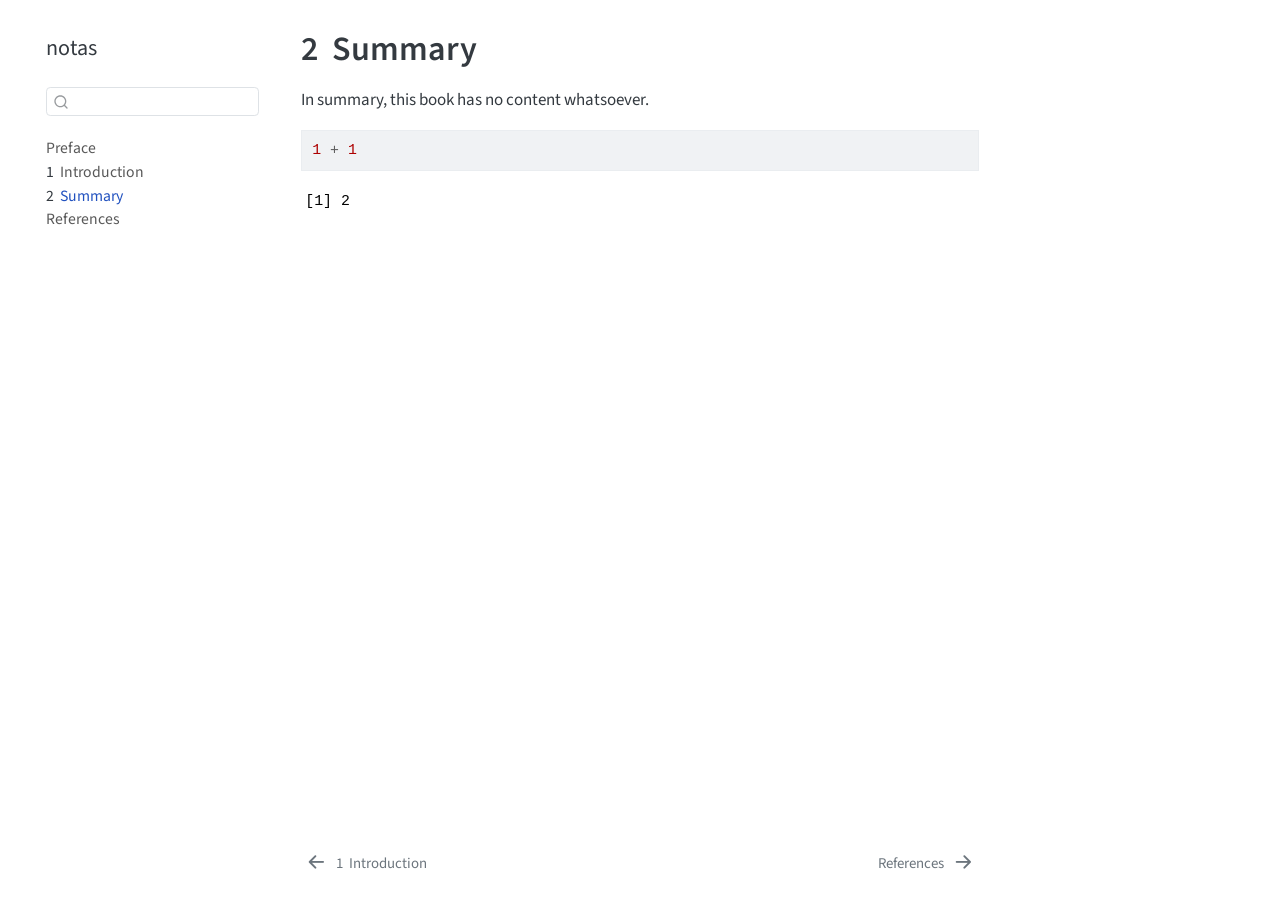
<file: summary.html>
<!DOCTYPE html>
<html xmlns="http://www.w3.org/1999/xhtml" lang="en" xml:lang="en"><head>

<meta charset="utf-8">
<meta name="generator" content="quarto-1.8.26">

<meta name="viewport" content="width=device-width, initial-scale=1.0, user-scalable=yes">


<title>2&nbsp; Summary – notas</title>
<style>
code{white-space: pre-wrap;}
span.smallcaps{font-variant: small-caps;}
div.columns{display: flex; gap: min(4vw, 1.5em);}
div.column{flex: auto; overflow-x: auto;}
div.hanging-indent{margin-left: 1.5em; text-indent: -1.5em;}
ul.task-list{list-style: none;}
ul.task-list li input[type="checkbox"] {
  width: 0.8em;
  margin: 0 0.8em 0.2em -1em; /* quarto-specific, see https://github.com/quarto-dev/quarto-cli/issues/4556 */ 
  vertical-align: middle;
}
/* CSS for syntax highlighting */
html { -webkit-text-size-adjust: 100%; }
pre > code.sourceCode { white-space: pre; position: relative; }
pre > code.sourceCode > span { display: inline-block; line-height: 1.25; }
pre > code.sourceCode > span:empty { height: 1.2em; }
.sourceCode { overflow: visible; }
code.sourceCode > span { color: inherit; text-decoration: inherit; }
div.sourceCode { margin: 1em 0; }
pre.sourceCode { margin: 0; }
@media screen {
div.sourceCode { overflow: auto; }
}
@media print {
pre > code.sourceCode { white-space: pre-wrap; }
pre > code.sourceCode > span { text-indent: -5em; padding-left: 5em; }
}
pre.numberSource code
  { counter-reset: source-line 0; }
pre.numberSource code > span
  { position: relative; left: -4em; counter-increment: source-line; }
pre.numberSource code > span > a:first-child::before
  { content: counter(source-line);
    position: relative; left: -1em; text-align: right; vertical-align: baseline;
    border: none; display: inline-block;
    -webkit-touch-callout: none; -webkit-user-select: none;
    -khtml-user-select: none; -moz-user-select: none;
    -ms-user-select: none; user-select: none;
    padding: 0 4px; width: 4em;
  }
pre.numberSource { margin-left: 3em;  padding-left: 4px; }
div.sourceCode
  {   }
@media screen {
pre > code.sourceCode > span > a:first-child::before { text-decoration: underline; }
}
</style>


<script src="site_libs/quarto-nav/quarto-nav.js"></script>
<script src="site_libs/quarto-nav/headroom.min.js"></script>
<script src="site_libs/clipboard/clipboard.min.js"></script>
<script src="site_libs/quarto-search/autocomplete.umd.js"></script>
<script src="site_libs/quarto-search/fuse.min.js"></script>
<script src="site_libs/quarto-search/quarto-search.js"></script>
<meta name="quarto:offset" content="./">
<link href="./references.html" rel="next">
<link href="./intro.html" rel="prev">
<script src="site_libs/quarto-html/quarto.js" type="module"></script>
<script src="site_libs/quarto-html/tabsets/tabsets.js" type="module"></script>
<script src="site_libs/quarto-html/axe/axe-check.js" type="module"></script>
<script src="site_libs/quarto-html/popper.min.js"></script>
<script src="site_libs/quarto-html/tippy.umd.min.js"></script>
<script src="site_libs/quarto-html/anchor.min.js"></script>
<link href="site_libs/quarto-html/tippy.css" rel="stylesheet">
<link href="site_libs/quarto-html/quarto-syntax-highlighting-587c61ba64f3a5504c4d52d930310e48.css" rel="stylesheet" id="quarto-text-highlighting-styles">
<script src="site_libs/bootstrap/bootstrap.min.js"></script>
<link href="site_libs/bootstrap/bootstrap-icons.css" rel="stylesheet">
<link href="site_libs/bootstrap/bootstrap-f99d413f438961673f22afa6e1fcf549.min.css" rel="stylesheet" append-hash="true" id="quarto-bootstrap" data-mode="light">
<script id="quarto-search-options" type="application/json">{
  "location": "sidebar",
  "copy-button": false,
  "collapse-after": 3,
  "panel-placement": "start",
  "type": "textbox",
  "limit": 50,
  "keyboard-shortcut": [
    "f",
    "/",
    "s"
  ],
  "show-item-context": false,
  "language": {
    "search-no-results-text": "No results",
    "search-matching-documents-text": "matching documents",
    "search-copy-link-title": "Copy link to search",
    "search-hide-matches-text": "Hide additional matches",
    "search-more-match-text": "more match in this document",
    "search-more-matches-text": "more matches in this document",
    "search-clear-button-title": "Clear",
    "search-text-placeholder": "",
    "search-detached-cancel-button-title": "Cancel",
    "search-submit-button-title": "Submit",
    "search-label": "Search"
  }
}</script>


</head>

<body class="nav-sidebar floating quarto-light">

<div id="quarto-search-results"></div>
  <header id="quarto-header" class="headroom fixed-top">
  <nav class="quarto-secondary-nav">
    <div class="container-fluid d-flex">
      <button type="button" class="quarto-btn-toggle btn" data-bs-toggle="collapse" role="button" data-bs-target=".quarto-sidebar-collapse-item" aria-controls="quarto-sidebar" aria-expanded="false" aria-label="Toggle sidebar navigation" onclick="if (window.quartoToggleHeadroom) { window.quartoToggleHeadroom(); }">
        <i class="bi bi-layout-text-sidebar-reverse"></i>
      </button>
        <nav class="quarto-page-breadcrumbs" aria-label="breadcrumb"><ol class="breadcrumb"><li class="breadcrumb-item"><a href="./summary.html"><span class="chapter-number">2</span>&nbsp; <span class="chapter-title">Summary</span></a></li></ol></nav>
        <a class="flex-grow-1" role="navigation" data-bs-toggle="collapse" data-bs-target=".quarto-sidebar-collapse-item" aria-controls="quarto-sidebar" aria-expanded="false" aria-label="Toggle sidebar navigation" onclick="if (window.quartoToggleHeadroom) { window.quartoToggleHeadroom(); }">      
        </a>
      <button type="button" class="btn quarto-search-button" aria-label="Search" onclick="window.quartoOpenSearch();">
        <i class="bi bi-search"></i>
      </button>
    </div>
  </nav>
</header>
<!-- content -->
<div id="quarto-content" class="quarto-container page-columns page-rows-contents page-layout-article">
<!-- sidebar -->
  <nav id="quarto-sidebar" class="sidebar collapse collapse-horizontal quarto-sidebar-collapse-item sidebar-navigation floating overflow-auto">
    <div class="pt-lg-2 mt-2 text-left sidebar-header">
    <div class="sidebar-title mb-0 py-0">
      <a href="./">notas</a> 
    </div>
      </div>
        <div class="mt-2 flex-shrink-0 align-items-center">
        <div class="sidebar-search">
        <div id="quarto-search" class="" title="Search"></div>
        </div>
        </div>
    <div class="sidebar-menu-container"> 
    <ul class="list-unstyled mt-1">
        <li class="sidebar-item">
  <div class="sidebar-item-container"> 
  <a href="./index.html" class="sidebar-item-text sidebar-link">
 <span class="menu-text">Preface</span></a>
  </div>
</li>
        <li class="sidebar-item">
  <div class="sidebar-item-container"> 
  <a href="./intro.html" class="sidebar-item-text sidebar-link">
 <span class="menu-text"><span class="chapter-number">1</span>&nbsp; <span class="chapter-title">Introduction</span></span></a>
  </div>
</li>
        <li class="sidebar-item">
  <div class="sidebar-item-container"> 
  <a href="./summary.html" class="sidebar-item-text sidebar-link active">
 <span class="menu-text"><span class="chapter-number">2</span>&nbsp; <span class="chapter-title">Summary</span></span></a>
  </div>
</li>
        <li class="sidebar-item">
  <div class="sidebar-item-container"> 
  <a href="./references.html" class="sidebar-item-text sidebar-link">
 <span class="menu-text">References</span></a>
  </div>
</li>
    </ul>
    </div>
</nav>
<div id="quarto-sidebar-glass" class="quarto-sidebar-collapse-item" data-bs-toggle="collapse" data-bs-target=".quarto-sidebar-collapse-item"></div>
<!-- margin-sidebar -->
    <div id="quarto-margin-sidebar" class="sidebar margin-sidebar zindex-bottom">
        
    </div>
<!-- main -->
<main class="content" id="quarto-document-content">

<header id="title-block-header" class="quarto-title-block default">
<div class="quarto-title">
<h1 class="title"><span class="chapter-number">2</span>&nbsp; <span class="chapter-title">Summary</span></h1>
</div>



<div class="quarto-title-meta">

    
  
    
  </div>
  


</header>


<p>In summary, this book has no content whatsoever.</p>
<div class="cell">
<div class="code-copy-outer-scaffold"><div class="sourceCode cell-code" id="cb1"><pre class="sourceCode r code-with-copy"><code class="sourceCode r"><span id="cb1-1"><a href="#cb1-1" aria-hidden="true" tabindex="-1"></a><span class="dv">1</span> <span class="sc">+</span> <span class="dv">1</span></span></code></pre></div><button title="Copy to Clipboard" class="code-copy-button"><i class="bi"></i></button></div>
<div class="cell-output cell-output-stdout">
<pre><code>[1] 2</code></pre>
</div>
</div>



</main> <!-- /main -->
<script id="quarto-html-after-body" type="application/javascript">
  window.document.addEventListener("DOMContentLoaded", function (event) {
    const icon = "";
    const anchorJS = new window.AnchorJS();
    anchorJS.options = {
      placement: 'right',
      icon: icon
    };
    anchorJS.add('.anchored');
    const isCodeAnnotation = (el) => {
      for (const clz of el.classList) {
        if (clz.startsWith('code-annotation-')) {                     
          return true;
        }
      }
      return false;
    }
    const onCopySuccess = function(e) {
      // button target
      const button = e.trigger;
      // don't keep focus
      button.blur();
      // flash "checked"
      button.classList.add('code-copy-button-checked');
      var currentTitle = button.getAttribute("title");
      button.setAttribute("title", "Copied!");
      let tooltip;
      if (window.bootstrap) {
        button.setAttribute("data-bs-toggle", "tooltip");
        button.setAttribute("data-bs-placement", "left");
        button.setAttribute("data-bs-title", "Copied!");
        tooltip = new bootstrap.Tooltip(button, 
          { trigger: "manual", 
            customClass: "code-copy-button-tooltip",
            offset: [0, -8]});
        tooltip.show();    
      }
      setTimeout(function() {
        if (tooltip) {
          tooltip.hide();
          button.removeAttribute("data-bs-title");
          button.removeAttribute("data-bs-toggle");
          button.removeAttribute("data-bs-placement");
        }
        button.setAttribute("title", currentTitle);
        button.classList.remove('code-copy-button-checked');
      }, 1000);
      // clear code selection
      e.clearSelection();
    }
    const getTextToCopy = function(trigger) {
      const outerScaffold = trigger.parentElement.cloneNode(true);
      const codeEl = outerScaffold.querySelector('code');
      for (const childEl of codeEl.children) {
        if (isCodeAnnotation(childEl)) {
          childEl.remove();
        }
      }
      return codeEl.innerText;
    }
    const clipboard = new window.ClipboardJS('.code-copy-button:not([data-in-quarto-modal])', {
      text: getTextToCopy
    });
    clipboard.on('success', onCopySuccess);
    if (window.document.getElementById('quarto-embedded-source-code-modal')) {
      const clipboardModal = new window.ClipboardJS('.code-copy-button[data-in-quarto-modal]', {
        text: getTextToCopy,
        container: window.document.getElementById('quarto-embedded-source-code-modal')
      });
      clipboardModal.on('success', onCopySuccess);
    }
      var localhostRegex = new RegExp(/^(?:http|https):\/\/localhost\:?[0-9]*\//);
      var mailtoRegex = new RegExp(/^mailto:/);
        var filterRegex = new RegExp('/' + window.location.host + '/');
      var isInternal = (href) => {
          return filterRegex.test(href) || localhostRegex.test(href) || mailtoRegex.test(href);
      }
      // Inspect non-navigation links and adorn them if external
     var links = window.document.querySelectorAll('a[href]:not(.nav-link):not(.navbar-brand):not(.toc-action):not(.sidebar-link):not(.sidebar-item-toggle):not(.pagination-link):not(.no-external):not([aria-hidden]):not(.dropdown-item):not(.quarto-navigation-tool):not(.about-link)');
      for (var i=0; i<links.length; i++) {
        const link = links[i];
        if (!isInternal(link.href)) {
          // undo the damage that might have been done by quarto-nav.js in the case of
          // links that we want to consider external
          if (link.dataset.originalHref !== undefined) {
            link.href = link.dataset.originalHref;
          }
        }
      }
    function tippyHover(el, contentFn, onTriggerFn, onUntriggerFn) {
      const config = {
        allowHTML: true,
        maxWidth: 500,
        delay: 100,
        arrow: false,
        appendTo: function(el) {
            return el.parentElement;
        },
        interactive: true,
        interactiveBorder: 10,
        theme: 'quarto',
        placement: 'bottom-start',
      };
      if (contentFn) {
        config.content = contentFn;
      }
      if (onTriggerFn) {
        config.onTrigger = onTriggerFn;
      }
      if (onUntriggerFn) {
        config.onUntrigger = onUntriggerFn;
      }
      window.tippy(el, config); 
    }
    const noterefs = window.document.querySelectorAll('a[role="doc-noteref"]');
    for (var i=0; i<noterefs.length; i++) {
      const ref = noterefs[i];
      tippyHover(ref, function() {
        // use id or data attribute instead here
        let href = ref.getAttribute('data-footnote-href') || ref.getAttribute('href');
        try { href = new URL(href).hash; } catch {}
        const id = href.replace(/^#\/?/, "");
        const note = window.document.getElementById(id);
        if (note) {
          return note.innerHTML;
        } else {
          return "";
        }
      });
    }
    const xrefs = window.document.querySelectorAll('a.quarto-xref');
    const processXRef = (id, note) => {
      // Strip column container classes
      const stripColumnClz = (el) => {
        el.classList.remove("page-full", "page-columns");
        if (el.children) {
          for (const child of el.children) {
            stripColumnClz(child);
          }
        }
      }
      stripColumnClz(note)
      if (id === null || id.startsWith('sec-')) {
        // Special case sections, only their first couple elements
        const container = document.createElement("div");
        if (note.children && note.children.length > 2) {
          container.appendChild(note.children[0].cloneNode(true));
          for (let i = 1; i < note.children.length; i++) {
            const child = note.children[i];
            if (child.tagName === "P" && child.innerText === "") {
              continue;
            } else {
              container.appendChild(child.cloneNode(true));
              break;
            }
          }
          if (window.Quarto?.typesetMath) {
            window.Quarto.typesetMath(container);
          }
          return container.innerHTML
        } else {
          if (window.Quarto?.typesetMath) {
            window.Quarto.typesetMath(note);
          }
          return note.innerHTML;
        }
      } else {
        // Remove any anchor links if they are present
        const anchorLink = note.querySelector('a.anchorjs-link');
        if (anchorLink) {
          anchorLink.remove();
        }
        if (window.Quarto?.typesetMath) {
          window.Quarto.typesetMath(note);
        }
        if (note.classList.contains("callout")) {
          return note.outerHTML;
        } else {
          return note.innerHTML;
        }
      }
    }
    for (var i=0; i<xrefs.length; i++) {
      const xref = xrefs[i];
      tippyHover(xref, undefined, function(instance) {
        instance.disable();
        let url = xref.getAttribute('href');
        let hash = undefined; 
        if (url.startsWith('#')) {
          hash = url;
        } else {
          try { hash = new URL(url).hash; } catch {}
        }
        if (hash) {
          const id = hash.replace(/^#\/?/, "");
          const note = window.document.getElementById(id);
          if (note !== null) {
            try {
              const html = processXRef(id, note.cloneNode(true));
              instance.setContent(html);
            } finally {
              instance.enable();
              instance.show();
            }
          } else {
            // See if we can fetch this
            fetch(url.split('#')[0])
            .then(res => res.text())
            .then(html => {
              const parser = new DOMParser();
              const htmlDoc = parser.parseFromString(html, "text/html");
              const note = htmlDoc.getElementById(id);
              if (note !== null) {
                const html = processXRef(id, note);
                instance.setContent(html);
              } 
            }).finally(() => {
              instance.enable();
              instance.show();
            });
          }
        } else {
          // See if we can fetch a full url (with no hash to target)
          // This is a special case and we should probably do some content thinning / targeting
          fetch(url)
          .then(res => res.text())
          .then(html => {
            const parser = new DOMParser();
            const htmlDoc = parser.parseFromString(html, "text/html");
            const note = htmlDoc.querySelector('main.content');
            if (note !== null) {
              // This should only happen for chapter cross references
              // (since there is no id in the URL)
              // remove the first header
              if (note.children.length > 0 && note.children[0].tagName === "HEADER") {
                note.children[0].remove();
              }
              const html = processXRef(null, note);
              instance.setContent(html);
            } 
          }).finally(() => {
            instance.enable();
            instance.show();
          });
        }
      }, function(instance) {
      });
    }
        let selectedAnnoteEl;
        const selectorForAnnotation = ( cell, annotation) => {
          let cellAttr = 'data-code-cell="' + cell + '"';
          let lineAttr = 'data-code-annotation="' +  annotation + '"';
          const selector = 'span[' + cellAttr + '][' + lineAttr + ']';
          return selector;
        }
        const selectCodeLines = (annoteEl) => {
          const doc = window.document;
          const targetCell = annoteEl.getAttribute("data-target-cell");
          const targetAnnotation = annoteEl.getAttribute("data-target-annotation");
          const annoteSpan = window.document.querySelector(selectorForAnnotation(targetCell, targetAnnotation));
          const lines = annoteSpan.getAttribute("data-code-lines").split(",");
          const lineIds = lines.map((line) => {
            return targetCell + "-" + line;
          })
          let top = null;
          let height = null;
          let parent = null;
          if (lineIds.length > 0) {
              //compute the position of the single el (top and bottom and make a div)
              const el = window.document.getElementById(lineIds[0]);
              top = el.offsetTop;
              height = el.offsetHeight;
              parent = el.parentElement.parentElement;
            if (lineIds.length > 1) {
              const lastEl = window.document.getElementById(lineIds[lineIds.length - 1]);
              const bottom = lastEl.offsetTop + lastEl.offsetHeight;
              height = bottom - top;
            }
            if (top !== null && height !== null && parent !== null) {
              // cook up a div (if necessary) and position it 
              let div = window.document.getElementById("code-annotation-line-highlight");
              if (div === null) {
                div = window.document.createElement("div");
                div.setAttribute("id", "code-annotation-line-highlight");
                div.style.position = 'absolute';
                parent.appendChild(div);
              }
              div.style.top = top - 2 + "px";
              div.style.height = height + 4 + "px";
              div.style.left = 0;
              let gutterDiv = window.document.getElementById("code-annotation-line-highlight-gutter");
              if (gutterDiv === null) {
                gutterDiv = window.document.createElement("div");
                gutterDiv.setAttribute("id", "code-annotation-line-highlight-gutter");
                gutterDiv.style.position = 'absolute';
                const codeCell = window.document.getElementById(targetCell);
                const gutter = codeCell.querySelector('.code-annotation-gutter');
                gutter.appendChild(gutterDiv);
              }
              gutterDiv.style.top = top - 2 + "px";
              gutterDiv.style.height = height + 4 + "px";
            }
            selectedAnnoteEl = annoteEl;
          }
        };
        const unselectCodeLines = () => {
          const elementsIds = ["code-annotation-line-highlight", "code-annotation-line-highlight-gutter"];
          elementsIds.forEach((elId) => {
            const div = window.document.getElementById(elId);
            if (div) {
              div.remove();
            }
          });
          selectedAnnoteEl = undefined;
        };
          // Handle positioning of the toggle
      window.addEventListener(
        "resize",
        throttle(() => {
          elRect = undefined;
          if (selectedAnnoteEl) {
            selectCodeLines(selectedAnnoteEl);
          }
        }, 10)
      );
      function throttle(fn, ms) {
      let throttle = false;
      let timer;
        return (...args) => {
          if(!throttle) { // first call gets through
              fn.apply(this, args);
              throttle = true;
          } else { // all the others get throttled
              if(timer) clearTimeout(timer); // cancel #2
              timer = setTimeout(() => {
                fn.apply(this, args);
                timer = throttle = false;
              }, ms);
          }
        };
      }
        // Attach click handler to the DT
        const annoteDls = window.document.querySelectorAll('dt[data-target-cell]');
        for (const annoteDlNode of annoteDls) {
          annoteDlNode.addEventListener('click', (event) => {
            const clickedEl = event.target;
            if (clickedEl !== selectedAnnoteEl) {
              unselectCodeLines();
              const activeEl = window.document.querySelector('dt[data-target-cell].code-annotation-active');
              if (activeEl) {
                activeEl.classList.remove('code-annotation-active');
              }
              selectCodeLines(clickedEl);
              clickedEl.classList.add('code-annotation-active');
            } else {
              // Unselect the line
              unselectCodeLines();
              clickedEl.classList.remove('code-annotation-active');
            }
          });
        }
    const findCites = (el) => {
      const parentEl = el.parentElement;
      if (parentEl) {
        const cites = parentEl.dataset.cites;
        if (cites) {
          return {
            el,
            cites: cites.split(' ')
          };
        } else {
          return findCites(el.parentElement)
        }
      } else {
        return undefined;
      }
    };
    var bibliorefs = window.document.querySelectorAll('a[role="doc-biblioref"]');
    for (var i=0; i<bibliorefs.length; i++) {
      const ref = bibliorefs[i];
      const citeInfo = findCites(ref);
      if (citeInfo) {
        tippyHover(citeInfo.el, function() {
          var popup = window.document.createElement('div');
          citeInfo.cites.forEach(function(cite) {
            var citeDiv = window.document.createElement('div');
            citeDiv.classList.add('hanging-indent');
            citeDiv.classList.add('csl-entry');
            var biblioDiv = window.document.getElementById('ref-' + cite);
            if (biblioDiv) {
              citeDiv.innerHTML = biblioDiv.innerHTML;
            }
            popup.appendChild(citeDiv);
          });
          return popup.innerHTML;
        });
      }
    }
  });
  </script>
<nav class="page-navigation">
  <div class="nav-page nav-page-previous">
      <a href="./intro.html" class="pagination-link" aria-label="Introduction">
        <i class="bi bi-arrow-left-short"></i> <span class="nav-page-text"><span class="chapter-number">1</span>&nbsp; <span class="chapter-title">Introduction</span></span>
      </a>          
  </div>
  <div class="nav-page nav-page-next">
      <a href="./references.html" class="pagination-link" aria-label="References">
        <span class="nav-page-text">References</span> <i class="bi bi-arrow-right-short"></i>
      </a>
  </div>
</nav>
</div> <!-- /content -->




</body></html>
</file>
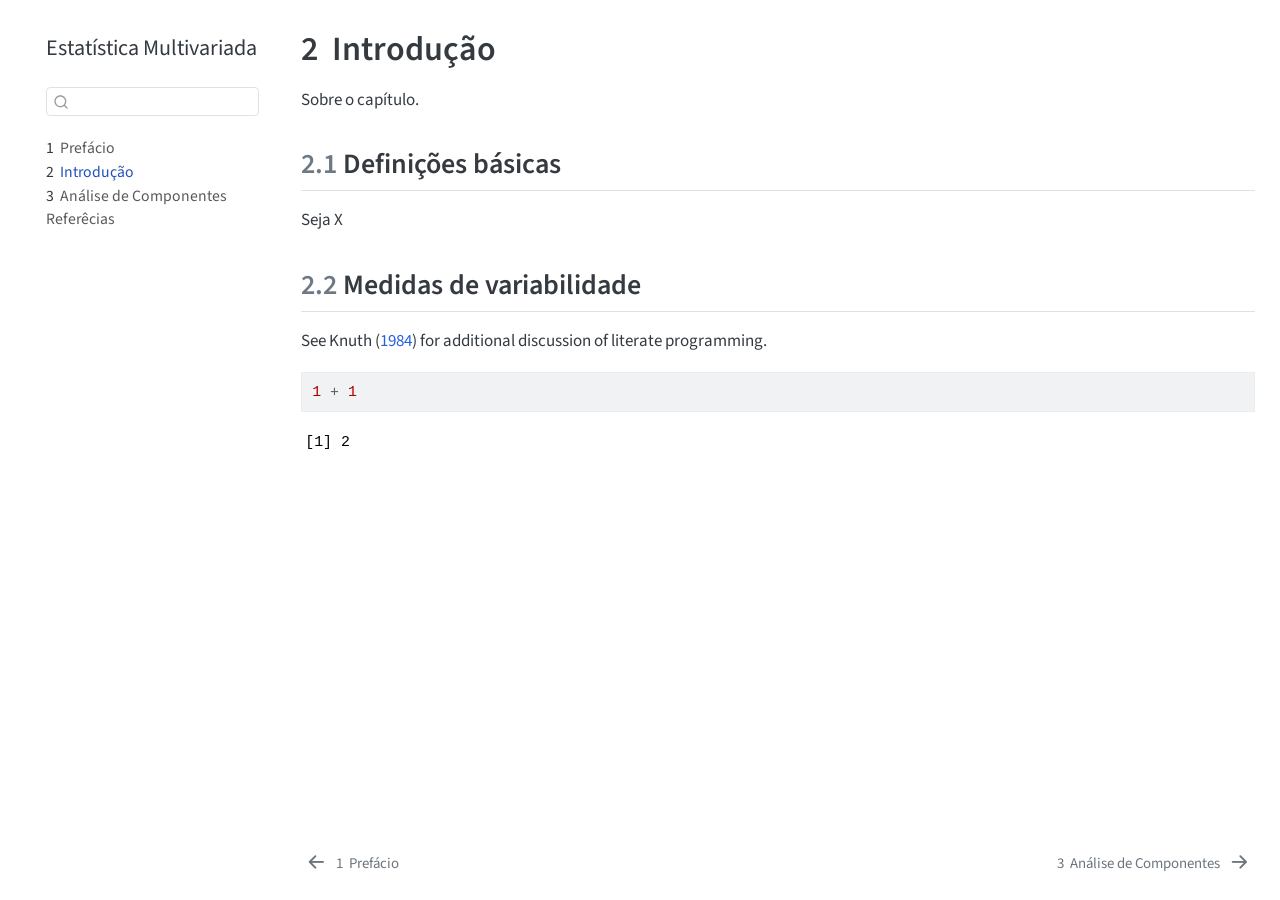
<file: qmd/introducao.html>
<!DOCTYPE html>
<html xmlns="http://www.w3.org/1999/xhtml" lang="pt-BR" xml:lang="pt-BR"><head>

<meta charset="utf-8">
<meta name="generator" content="quarto-1.8.26">

<meta name="viewport" content="width=device-width, initial-scale=1.0, user-scalable=yes">


<title>2&nbsp; Introdução – Estatística Multivariada</title>
<style>
code{white-space: pre-wrap;}
span.smallcaps{font-variant: small-caps;}
div.columns{display: flex; gap: min(4vw, 1.5em);}
div.column{flex: auto; overflow-x: auto;}
div.hanging-indent{margin-left: 1.5em; text-indent: -1.5em;}
ul.task-list{list-style: none;}
ul.task-list li input[type="checkbox"] {
  width: 0.8em;
  margin: 0 0.8em 0.2em -1em; /* quarto-specific, see https://github.com/quarto-dev/quarto-cli/issues/4556 */ 
  vertical-align: middle;
}
/* CSS for syntax highlighting */
html { -webkit-text-size-adjust: 100%; }
pre > code.sourceCode { white-space: pre; position: relative; }
pre > code.sourceCode > span { display: inline-block; line-height: 1.25; }
pre > code.sourceCode > span:empty { height: 1.2em; }
.sourceCode { overflow: visible; }
code.sourceCode > span { color: inherit; text-decoration: inherit; }
div.sourceCode { margin: 1em 0; }
pre.sourceCode { margin: 0; }
@media screen {
div.sourceCode { overflow: auto; }
}
@media print {
pre > code.sourceCode { white-space: pre-wrap; }
pre > code.sourceCode > span { text-indent: -5em; padding-left: 5em; }
}
pre.numberSource code
  { counter-reset: source-line 0; }
pre.numberSource code > span
  { position: relative; left: -4em; counter-increment: source-line; }
pre.numberSource code > span > a:first-child::before
  { content: counter(source-line);
    position: relative; left: -1em; text-align: right; vertical-align: baseline;
    border: none; display: inline-block;
    -webkit-touch-callout: none; -webkit-user-select: none;
    -khtml-user-select: none; -moz-user-select: none;
    -ms-user-select: none; user-select: none;
    padding: 0 4px; width: 4em;
  }
pre.numberSource { margin-left: 3em;  padding-left: 4px; }
div.sourceCode
  {   }
@media screen {
pre > code.sourceCode > span > a:first-child::before { text-decoration: underline; }
}
/* CSS for citations */
div.csl-bib-body { }
div.csl-entry {
  clear: both;
  margin-bottom: 0em;
}
.hanging-indent div.csl-entry {
  margin-left:2em;
  text-indent:-2em;
}
div.csl-left-margin {
  min-width:2em;
  float:left;
}
div.csl-right-inline {
  margin-left:2em;
  padding-left:1em;
}
div.csl-indent {
  margin-left: 2em;
}</style>


<script src="../site_libs/quarto-nav/quarto-nav.js"></script>
<script src="../site_libs/quarto-nav/headroom.min.js"></script>
<script src="../site_libs/clipboard/clipboard.min.js"></script>
<script src="../site_libs/quarto-search/autocomplete.umd.js"></script>
<script src="../site_libs/quarto-search/fuse.min.js"></script>
<script src="../site_libs/quarto-search/quarto-search.js"></script>
<meta name="quarto:offset" content="../">
<link href="../qmd/pca.html" rel="next">
<link href="../index.html" rel="prev">
<script src="../site_libs/quarto-html/quarto.js" type="module"></script>
<script src="../site_libs/quarto-html/tabsets/tabsets.js" type="module"></script>
<script src="../site_libs/quarto-html/axe/axe-check.js" type="module"></script>
<script src="../site_libs/quarto-html/popper.min.js"></script>
<script src="../site_libs/quarto-html/tippy.umd.min.js"></script>
<script src="../site_libs/quarto-html/anchor.min.js"></script>
<link href="../site_libs/quarto-html/tippy.css" rel="stylesheet">
<link href="../site_libs/quarto-html/quarto-syntax-highlighting-587c61ba64f3a5504c4d52d930310e48.css" rel="stylesheet" id="quarto-text-highlighting-styles">
<script src="../site_libs/bootstrap/bootstrap.min.js"></script>
<link href="../site_libs/bootstrap/bootstrap-icons.css" rel="stylesheet">
<link href="../site_libs/bootstrap/bootstrap-f99d413f438961673f22afa6e1fcf549.min.css" rel="stylesheet" append-hash="true" id="quarto-bootstrap" data-mode="light">
<script id="quarto-search-options" type="application/json">{
  "location": "sidebar",
  "copy-button": false,
  "collapse-after": 3,
  "panel-placement": "start",
  "type": "textbox",
  "limit": 50,
  "keyboard-shortcut": [
    "f",
    "/",
    "s"
  ],
  "show-item-context": false,
  "language": {
    "search-no-results-text": "Nenhum resultado",
    "search-matching-documents-text": "documentos correspondentes",
    "search-copy-link-title": "Copiar link para a busca",
    "search-hide-matches-text": "Esconder correspondências adicionais",
    "search-more-match-text": "mais correspondência neste documento",
    "search-more-matches-text": "mais correspondências neste documento",
    "search-clear-button-title": "Limpar",
    "search-text-placeholder": "",
    "search-detached-cancel-button-title": "Cancelar",
    "search-submit-button-title": "Enviar",
    "search-label": "Procurar"
  }
}</script>


</head>

<body class="nav-sidebar floating quarto-light">

<div id="quarto-search-results"></div>
  <header id="quarto-header" class="headroom fixed-top">
  <nav class="quarto-secondary-nav">
    <div class="container-fluid d-flex">
      <button type="button" class="quarto-btn-toggle btn" data-bs-toggle="collapse" role="button" data-bs-target=".quarto-sidebar-collapse-item" aria-controls="quarto-sidebar" aria-expanded="false" aria-label="Alternar barra lateral" onclick="if (window.quartoToggleHeadroom) { window.quartoToggleHeadroom(); }">
        <i class="bi bi-layout-text-sidebar-reverse"></i>
      </button>
        <nav class="quarto-page-breadcrumbs" aria-label="breadcrumb"><ol class="breadcrumb"><li class="breadcrumb-item"><a href="../qmd/introducao.html"><span class="chapter-number">2</span>&nbsp; <span class="chapter-title">Introdução</span></a></li></ol></nav>
        <a class="flex-grow-1" role="navigation" data-bs-toggle="collapse" data-bs-target=".quarto-sidebar-collapse-item" aria-controls="quarto-sidebar" aria-expanded="false" aria-label="Alternar barra lateral" onclick="if (window.quartoToggleHeadroom) { window.quartoToggleHeadroom(); }">      
        </a>
      <button type="button" class="btn quarto-search-button" aria-label="Procurar" onclick="window.quartoOpenSearch();">
        <i class="bi bi-search"></i>
      </button>
    </div>
  </nav>
</header>
<!-- content -->
<div id="quarto-content" class="quarto-container page-columns page-rows-contents page-layout-full">
<!-- sidebar -->
  <nav id="quarto-sidebar" class="sidebar collapse collapse-horizontal quarto-sidebar-collapse-item sidebar-navigation floating overflow-auto">
    <div class="pt-lg-2 mt-2 text-left sidebar-header">
    <div class="sidebar-title mb-0 py-0">
      <a href="../">Estatística Multivariada</a> 
    </div>
      </div>
        <div class="mt-2 flex-shrink-0 align-items-center">
        <div class="sidebar-search">
        <div id="quarto-search" class="" title="Procurar"></div>
        </div>
        </div>
    <div class="sidebar-menu-container"> 
    <ul class="list-unstyled mt-1">
        <li class="sidebar-item">
  <div class="sidebar-item-container"> 
  <a href="../index.html" class="sidebar-item-text sidebar-link">
 <span class="menu-text"><span class="chapter-number">1</span>&nbsp; <span class="chapter-title">Prefácio</span></span></a>
  </div>
</li>
        <li class="sidebar-item">
  <div class="sidebar-item-container"> 
  <a href="../qmd/introducao.html" class="sidebar-item-text sidebar-link active">
 <span class="menu-text"><span class="chapter-number">2</span>&nbsp; <span class="chapter-title">Introdução</span></span></a>
  </div>
</li>
        <li class="sidebar-item">
  <div class="sidebar-item-container"> 
  <a href="../qmd/pca.html" class="sidebar-item-text sidebar-link">
 <span class="menu-text"><span class="chapter-number">3</span>&nbsp; <span class="chapter-title">Análise de Componentes</span></span></a>
  </div>
</li>
        <li class="sidebar-item">
  <div class="sidebar-item-container"> 
  <a href="../qmd/referencias.html" class="sidebar-item-text sidebar-link">
 <span class="menu-text">Referêcias</span></a>
  </div>
</li>
    </ul>
    </div>
</nav>
<div id="quarto-sidebar-glass" class="quarto-sidebar-collapse-item" data-bs-toggle="collapse" data-bs-target=".quarto-sidebar-collapse-item"></div>
<!-- margin-sidebar -->
    
<!-- main -->
<main class="content column-page-right" id="quarto-document-content">

<header id="title-block-header" class="quarto-title-block default">
<div class="quarto-title">
<h1 class="title"><span class="chapter-number">2</span>&nbsp; <span class="chapter-title">Introdução</span></h1>
</div>



<div class="quarto-title-meta column-page-right">

    
  
    
  </div>
  


</header>


<p>Sobre o capítulo.</p>
<section id="definições-básicas" class="level2" data-number="2.1">
<h2 data-number="2.1" class="anchored" data-anchor-id="definições-básicas"><span class="header-section-number">2.1</span> Definições básicas</h2>
<p>Seja X</p>
</section>
<section id="medidas-de-variabilidade" class="level2" data-number="2.2">
<h2 data-number="2.2" class="anchored" data-anchor-id="medidas-de-variabilidade"><span class="header-section-number">2.2</span> Medidas de variabilidade</h2>
<p>See <span class="citation" data-cites="knuth84">Knuth (<a href="referencias.html#ref-knuth84" role="doc-biblioref">1984</a>)</span> for additional discussion of literate programming.</p>
<div class="cell">
<div class="code-copy-outer-scaffold"><div class="sourceCode cell-code" id="cb1"><pre class="sourceCode r code-with-copy"><code class="sourceCode r"><span id="cb1-1"><a href="#cb1-1" aria-hidden="true" tabindex="-1"></a><span class="dv">1</span> <span class="sc">+</span> <span class="dv">1</span></span></code></pre></div><button title="Copiar para a área de transferência" class="code-copy-button"><i class="bi"></i></button></div>
<div class="cell-output cell-output-stdout">
<pre><code>[1] 2</code></pre>
</div>
</div>


<div id="refs" class="references csl-bib-body hanging-indent" data-entry-spacing="0" role="list" style="display: none">
<div id="ref-knuth84" class="csl-entry" role="listitem">
Knuth, Donald E. 1984. <span>“Literate Programming”</span>. <em>Comput. J.</em> 27 (2): 97–111. <a href="https://doi.org/10.1093/comjnl/27.2.97">https://doi.org/10.1093/comjnl/27.2.97</a>.
</div>
</div>
</section>

</main> <!-- /main -->
<script id="quarto-html-after-body" type="application/javascript">
  window.document.addEventListener("DOMContentLoaded", function (event) {
    const icon = "";
    const anchorJS = new window.AnchorJS();
    anchorJS.options = {
      placement: 'right',
      icon: icon
    };
    anchorJS.add('.anchored');
    const isCodeAnnotation = (el) => {
      for (const clz of el.classList) {
        if (clz.startsWith('code-annotation-')) {                     
          return true;
        }
      }
      return false;
    }
    const onCopySuccess = function(e) {
      // button target
      const button = e.trigger;
      // don't keep focus
      button.blur();
      // flash "checked"
      button.classList.add('code-copy-button-checked');
      var currentTitle = button.getAttribute("title");
      button.setAttribute("title", "Copiada");
      let tooltip;
      if (window.bootstrap) {
        button.setAttribute("data-bs-toggle", "tooltip");
        button.setAttribute("data-bs-placement", "left");
        button.setAttribute("data-bs-title", "Copiada");
        tooltip = new bootstrap.Tooltip(button, 
          { trigger: "manual", 
            customClass: "code-copy-button-tooltip",
            offset: [0, -8]});
        tooltip.show();    
      }
      setTimeout(function() {
        if (tooltip) {
          tooltip.hide();
          button.removeAttribute("data-bs-title");
          button.removeAttribute("data-bs-toggle");
          button.removeAttribute("data-bs-placement");
        }
        button.setAttribute("title", currentTitle);
        button.classList.remove('code-copy-button-checked');
      }, 1000);
      // clear code selection
      e.clearSelection();
    }
    const getTextToCopy = function(trigger) {
      const outerScaffold = trigger.parentElement.cloneNode(true);
      const codeEl = outerScaffold.querySelector('code');
      for (const childEl of codeEl.children) {
        if (isCodeAnnotation(childEl)) {
          childEl.remove();
        }
      }
      return codeEl.innerText;
    }
    const clipboard = new window.ClipboardJS('.code-copy-button:not([data-in-quarto-modal])', {
      text: getTextToCopy
    });
    clipboard.on('success', onCopySuccess);
    if (window.document.getElementById('quarto-embedded-source-code-modal')) {
      const clipboardModal = new window.ClipboardJS('.code-copy-button[data-in-quarto-modal]', {
        text: getTextToCopy,
        container: window.document.getElementById('quarto-embedded-source-code-modal')
      });
      clipboardModal.on('success', onCopySuccess);
    }
      var localhostRegex = new RegExp(/^(?:http|https):\/\/localhost\:?[0-9]*\//);
      var mailtoRegex = new RegExp(/^mailto:/);
        var filterRegex = new RegExp('/' + window.location.host + '/');
      var isInternal = (href) => {
          return filterRegex.test(href) || localhostRegex.test(href) || mailtoRegex.test(href);
      }
      // Inspect non-navigation links and adorn them if external
     var links = window.document.querySelectorAll('a[href]:not(.nav-link):not(.navbar-brand):not(.toc-action):not(.sidebar-link):not(.sidebar-item-toggle):not(.pagination-link):not(.no-external):not([aria-hidden]):not(.dropdown-item):not(.quarto-navigation-tool):not(.about-link)');
      for (var i=0; i<links.length; i++) {
        const link = links[i];
        if (!isInternal(link.href)) {
          // undo the damage that might have been done by quarto-nav.js in the case of
          // links that we want to consider external
          if (link.dataset.originalHref !== undefined) {
            link.href = link.dataset.originalHref;
          }
        }
      }
    function tippyHover(el, contentFn, onTriggerFn, onUntriggerFn) {
      const config = {
        allowHTML: true,
        maxWidth: 500,
        delay: 100,
        arrow: false,
        appendTo: function(el) {
            return el.parentElement;
        },
        interactive: true,
        interactiveBorder: 10,
        theme: 'quarto',
        placement: 'bottom-start',
      };
      if (contentFn) {
        config.content = contentFn;
      }
      if (onTriggerFn) {
        config.onTrigger = onTriggerFn;
      }
      if (onUntriggerFn) {
        config.onUntrigger = onUntriggerFn;
      }
      window.tippy(el, config); 
    }
    const noterefs = window.document.querySelectorAll('a[role="doc-noteref"]');
    for (var i=0; i<noterefs.length; i++) {
      const ref = noterefs[i];
      tippyHover(ref, function() {
        // use id or data attribute instead here
        let href = ref.getAttribute('data-footnote-href') || ref.getAttribute('href');
        try { href = new URL(href).hash; } catch {}
        const id = href.replace(/^#\/?/, "");
        const note = window.document.getElementById(id);
        if (note) {
          return note.innerHTML;
        } else {
          return "";
        }
      });
    }
    const xrefs = window.document.querySelectorAll('a.quarto-xref');
    const processXRef = (id, note) => {
      // Strip column container classes
      const stripColumnClz = (el) => {
        el.classList.remove("page-full", "page-columns");
        if (el.children) {
          for (const child of el.children) {
            stripColumnClz(child);
          }
        }
      }
      stripColumnClz(note)
      if (id === null || id.startsWith('sec-')) {
        // Special case sections, only their first couple elements
        const container = document.createElement("div");
        if (note.children && note.children.length > 2) {
          container.appendChild(note.children[0].cloneNode(true));
          for (let i = 1; i < note.children.length; i++) {
            const child = note.children[i];
            if (child.tagName === "P" && child.innerText === "") {
              continue;
            } else {
              container.appendChild(child.cloneNode(true));
              break;
            }
          }
          if (window.Quarto?.typesetMath) {
            window.Quarto.typesetMath(container);
          }
          return container.innerHTML
        } else {
          if (window.Quarto?.typesetMath) {
            window.Quarto.typesetMath(note);
          }
          return note.innerHTML;
        }
      } else {
        // Remove any anchor links if they are present
        const anchorLink = note.querySelector('a.anchorjs-link');
        if (anchorLink) {
          anchorLink.remove();
        }
        if (window.Quarto?.typesetMath) {
          window.Quarto.typesetMath(note);
        }
        if (note.classList.contains("callout")) {
          return note.outerHTML;
        } else {
          return note.innerHTML;
        }
      }
    }
    for (var i=0; i<xrefs.length; i++) {
      const xref = xrefs[i];
      tippyHover(xref, undefined, function(instance) {
        instance.disable();
        let url = xref.getAttribute('href');
        let hash = undefined; 
        if (url.startsWith('#')) {
          hash = url;
        } else {
          try { hash = new URL(url).hash; } catch {}
        }
        if (hash) {
          const id = hash.replace(/^#\/?/, "");
          const note = window.document.getElementById(id);
          if (note !== null) {
            try {
              const html = processXRef(id, note.cloneNode(true));
              instance.setContent(html);
            } finally {
              instance.enable();
              instance.show();
            }
          } else {
            // See if we can fetch this
            fetch(url.split('#')[0])
            .then(res => res.text())
            .then(html => {
              const parser = new DOMParser();
              const htmlDoc = parser.parseFromString(html, "text/html");
              const note = htmlDoc.getElementById(id);
              if (note !== null) {
                const html = processXRef(id, note);
                instance.setContent(html);
              } 
            }).finally(() => {
              instance.enable();
              instance.show();
            });
          }
        } else {
          // See if we can fetch a full url (with no hash to target)
          // This is a special case and we should probably do some content thinning / targeting
          fetch(url)
          .then(res => res.text())
          .then(html => {
            const parser = new DOMParser();
            const htmlDoc = parser.parseFromString(html, "text/html");
            const note = htmlDoc.querySelector('main.content');
            if (note !== null) {
              // This should only happen for chapter cross references
              // (since there is no id in the URL)
              // remove the first header
              if (note.children.length > 0 && note.children[0].tagName === "HEADER") {
                note.children[0].remove();
              }
              const html = processXRef(null, note);
              instance.setContent(html);
            } 
          }).finally(() => {
            instance.enable();
            instance.show();
          });
        }
      }, function(instance) {
      });
    }
        let selectedAnnoteEl;
        const selectorForAnnotation = ( cell, annotation) => {
          let cellAttr = 'data-code-cell="' + cell + '"';
          let lineAttr = 'data-code-annotation="' +  annotation + '"';
          const selector = 'span[' + cellAttr + '][' + lineAttr + ']';
          return selector;
        }
        const selectCodeLines = (annoteEl) => {
          const doc = window.document;
          const targetCell = annoteEl.getAttribute("data-target-cell");
          const targetAnnotation = annoteEl.getAttribute("data-target-annotation");
          const annoteSpan = window.document.querySelector(selectorForAnnotation(targetCell, targetAnnotation));
          const lines = annoteSpan.getAttribute("data-code-lines").split(",");
          const lineIds = lines.map((line) => {
            return targetCell + "-" + line;
          })
          let top = null;
          let height = null;
          let parent = null;
          if (lineIds.length > 0) {
              //compute the position of the single el (top and bottom and make a div)
              const el = window.document.getElementById(lineIds[0]);
              top = el.offsetTop;
              height = el.offsetHeight;
              parent = el.parentElement.parentElement;
            if (lineIds.length > 1) {
              const lastEl = window.document.getElementById(lineIds[lineIds.length - 1]);
              const bottom = lastEl.offsetTop + lastEl.offsetHeight;
              height = bottom - top;
            }
            if (top !== null && height !== null && parent !== null) {
              // cook up a div (if necessary) and position it 
              let div = window.document.getElementById("code-annotation-line-highlight");
              if (div === null) {
                div = window.document.createElement("div");
                div.setAttribute("id", "code-annotation-line-highlight");
                div.style.position = 'absolute';
                parent.appendChild(div);
              }
              div.style.top = top - 2 + "px";
              div.style.height = height + 4 + "px";
              div.style.left = 0;
              let gutterDiv = window.document.getElementById("code-annotation-line-highlight-gutter");
              if (gutterDiv === null) {
                gutterDiv = window.document.createElement("div");
                gutterDiv.setAttribute("id", "code-annotation-line-highlight-gutter");
                gutterDiv.style.position = 'absolute';
                const codeCell = window.document.getElementById(targetCell);
                const gutter = codeCell.querySelector('.code-annotation-gutter');
                gutter.appendChild(gutterDiv);
              }
              gutterDiv.style.top = top - 2 + "px";
              gutterDiv.style.height = height + 4 + "px";
            }
            selectedAnnoteEl = annoteEl;
          }
        };
        const unselectCodeLines = () => {
          const elementsIds = ["code-annotation-line-highlight", "code-annotation-line-highlight-gutter"];
          elementsIds.forEach((elId) => {
            const div = window.document.getElementById(elId);
            if (div) {
              div.remove();
            }
          });
          selectedAnnoteEl = undefined;
        };
          // Handle positioning of the toggle
      window.addEventListener(
        "resize",
        throttle(() => {
          elRect = undefined;
          if (selectedAnnoteEl) {
            selectCodeLines(selectedAnnoteEl);
          }
        }, 10)
      );
      function throttle(fn, ms) {
      let throttle = false;
      let timer;
        return (...args) => {
          if(!throttle) { // first call gets through
              fn.apply(this, args);
              throttle = true;
          } else { // all the others get throttled
              if(timer) clearTimeout(timer); // cancel #2
              timer = setTimeout(() => {
                fn.apply(this, args);
                timer = throttle = false;
              }, ms);
          }
        };
      }
        // Attach click handler to the DT
        const annoteDls = window.document.querySelectorAll('dt[data-target-cell]');
        for (const annoteDlNode of annoteDls) {
          annoteDlNode.addEventListener('click', (event) => {
            const clickedEl = event.target;
            if (clickedEl !== selectedAnnoteEl) {
              unselectCodeLines();
              const activeEl = window.document.querySelector('dt[data-target-cell].code-annotation-active');
              if (activeEl) {
                activeEl.classList.remove('code-annotation-active');
              }
              selectCodeLines(clickedEl);
              clickedEl.classList.add('code-annotation-active');
            } else {
              // Unselect the line
              unselectCodeLines();
              clickedEl.classList.remove('code-annotation-active');
            }
          });
        }
    const findCites = (el) => {
      const parentEl = el.parentElement;
      if (parentEl) {
        const cites = parentEl.dataset.cites;
        if (cites) {
          return {
            el,
            cites: cites.split(' ')
          };
        } else {
          return findCites(el.parentElement)
        }
      } else {
        return undefined;
      }
    };
    var bibliorefs = window.document.querySelectorAll('a[role="doc-biblioref"]');
    for (var i=0; i<bibliorefs.length; i++) {
      const ref = bibliorefs[i];
      const citeInfo = findCites(ref);
      if (citeInfo) {
        tippyHover(citeInfo.el, function() {
          var popup = window.document.createElement('div');
          citeInfo.cites.forEach(function(cite) {
            var citeDiv = window.document.createElement('div');
            citeDiv.classList.add('hanging-indent');
            citeDiv.classList.add('csl-entry');
            var biblioDiv = window.document.getElementById('ref-' + cite);
            if (biblioDiv) {
              citeDiv.innerHTML = biblioDiv.innerHTML;
            }
            popup.appendChild(citeDiv);
          });
          return popup.innerHTML;
        });
      }
    }
  });
  </script>
<nav class="page-navigation column-page-right">
  <div class="nav-page nav-page-previous">
      <a href="../index.html" class="pagination-link" aria-label="Prefácio">
        <i class="bi bi-arrow-left-short"></i> <span class="nav-page-text"><span class="chapter-number">1</span>&nbsp; <span class="chapter-title">Prefácio</span></span>
      </a>          
  </div>
  <div class="nav-page nav-page-next">
      <a href="../qmd/pca.html" class="pagination-link" aria-label="Análise de Componentes">
        <span class="nav-page-text"><span class="chapter-number">3</span>&nbsp; <span class="chapter-title">Análise de Componentes</span></span> <i class="bi bi-arrow-right-short"></i>
      </a>
  </div>
</nav>
</div> <!-- /content -->




</body></html>
</file>
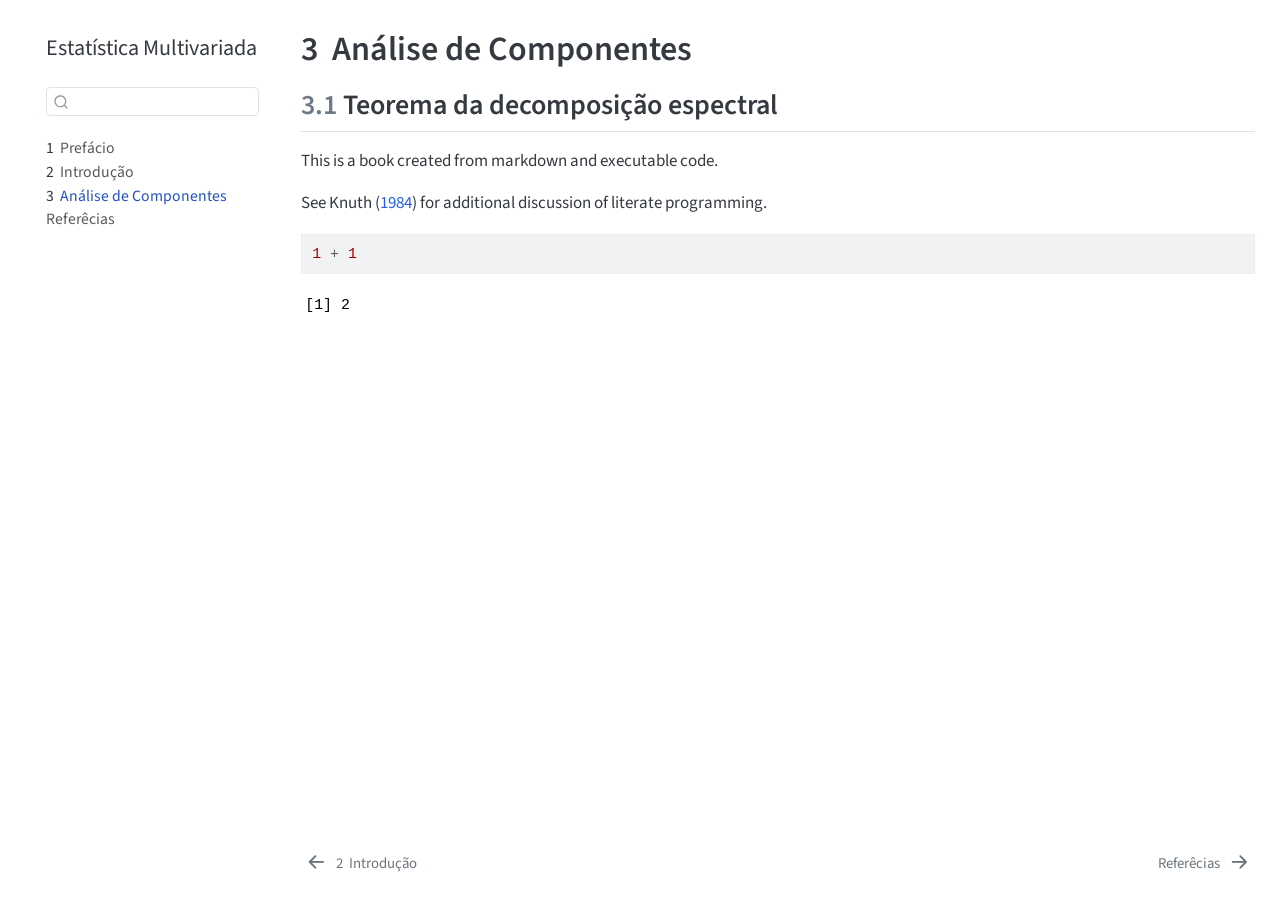
<file: qmd/pca.html>
<!DOCTYPE html>
<html xmlns="http://www.w3.org/1999/xhtml" lang="pt-BR" xml:lang="pt-BR"><head>

<meta charset="utf-8">
<meta name="generator" content="quarto-1.8.26">

<meta name="viewport" content="width=device-width, initial-scale=1.0, user-scalable=yes">


<title>3&nbsp; Análise de Componentes – Estatística Multivariada</title>
<style>
code{white-space: pre-wrap;}
span.smallcaps{font-variant: small-caps;}
div.columns{display: flex; gap: min(4vw, 1.5em);}
div.column{flex: auto; overflow-x: auto;}
div.hanging-indent{margin-left: 1.5em; text-indent: -1.5em;}
ul.task-list{list-style: none;}
ul.task-list li input[type="checkbox"] {
  width: 0.8em;
  margin: 0 0.8em 0.2em -1em; /* quarto-specific, see https://github.com/quarto-dev/quarto-cli/issues/4556 */ 
  vertical-align: middle;
}
/* CSS for syntax highlighting */
html { -webkit-text-size-adjust: 100%; }
pre > code.sourceCode { white-space: pre; position: relative; }
pre > code.sourceCode > span { display: inline-block; line-height: 1.25; }
pre > code.sourceCode > span:empty { height: 1.2em; }
.sourceCode { overflow: visible; }
code.sourceCode > span { color: inherit; text-decoration: inherit; }
div.sourceCode { margin: 1em 0; }
pre.sourceCode { margin: 0; }
@media screen {
div.sourceCode { overflow: auto; }
}
@media print {
pre > code.sourceCode { white-space: pre-wrap; }
pre > code.sourceCode > span { text-indent: -5em; padding-left: 5em; }
}
pre.numberSource code
  { counter-reset: source-line 0; }
pre.numberSource code > span
  { position: relative; left: -4em; counter-increment: source-line; }
pre.numberSource code > span > a:first-child::before
  { content: counter(source-line);
    position: relative; left: -1em; text-align: right; vertical-align: baseline;
    border: none; display: inline-block;
    -webkit-touch-callout: none; -webkit-user-select: none;
    -khtml-user-select: none; -moz-user-select: none;
    -ms-user-select: none; user-select: none;
    padding: 0 4px; width: 4em;
  }
pre.numberSource { margin-left: 3em;  padding-left: 4px; }
div.sourceCode
  {   }
@media screen {
pre > code.sourceCode > span > a:first-child::before { text-decoration: underline; }
}
/* CSS for citations */
div.csl-bib-body { }
div.csl-entry {
  clear: both;
  margin-bottom: 0em;
}
.hanging-indent div.csl-entry {
  margin-left:2em;
  text-indent:-2em;
}
div.csl-left-margin {
  min-width:2em;
  float:left;
}
div.csl-right-inline {
  margin-left:2em;
  padding-left:1em;
}
div.csl-indent {
  margin-left: 2em;
}</style>


<script src="../site_libs/quarto-nav/quarto-nav.js"></script>
<script src="../site_libs/quarto-nav/headroom.min.js"></script>
<script src="../site_libs/clipboard/clipboard.min.js"></script>
<script src="../site_libs/quarto-search/autocomplete.umd.js"></script>
<script src="../site_libs/quarto-search/fuse.min.js"></script>
<script src="../site_libs/quarto-search/quarto-search.js"></script>
<meta name="quarto:offset" content="../">
<link href="../qmd/referencias.html" rel="next">
<link href="../qmd/introducao.html" rel="prev">
<script src="../site_libs/quarto-html/quarto.js" type="module"></script>
<script src="../site_libs/quarto-html/tabsets/tabsets.js" type="module"></script>
<script src="../site_libs/quarto-html/axe/axe-check.js" type="module"></script>
<script src="../site_libs/quarto-html/popper.min.js"></script>
<script src="../site_libs/quarto-html/tippy.umd.min.js"></script>
<script src="../site_libs/quarto-html/anchor.min.js"></script>
<link href="../site_libs/quarto-html/tippy.css" rel="stylesheet">
<link href="../site_libs/quarto-html/quarto-syntax-highlighting-587c61ba64f3a5504c4d52d930310e48.css" rel="stylesheet" id="quarto-text-highlighting-styles">
<script src="../site_libs/bootstrap/bootstrap.min.js"></script>
<link href="../site_libs/bootstrap/bootstrap-icons.css" rel="stylesheet">
<link href="../site_libs/bootstrap/bootstrap-f99d413f438961673f22afa6e1fcf549.min.css" rel="stylesheet" append-hash="true" id="quarto-bootstrap" data-mode="light">
<script id="quarto-search-options" type="application/json">{
  "location": "sidebar",
  "copy-button": false,
  "collapse-after": 3,
  "panel-placement": "start",
  "type": "textbox",
  "limit": 50,
  "keyboard-shortcut": [
    "f",
    "/",
    "s"
  ],
  "show-item-context": false,
  "language": {
    "search-no-results-text": "Nenhum resultado",
    "search-matching-documents-text": "documentos correspondentes",
    "search-copy-link-title": "Copiar link para a busca",
    "search-hide-matches-text": "Esconder correspondências adicionais",
    "search-more-match-text": "mais correspondência neste documento",
    "search-more-matches-text": "mais correspondências neste documento",
    "search-clear-button-title": "Limpar",
    "search-text-placeholder": "",
    "search-detached-cancel-button-title": "Cancelar",
    "search-submit-button-title": "Enviar",
    "search-label": "Procurar"
  }
}</script>


</head>

<body class="nav-sidebar floating quarto-light">

<div id="quarto-search-results"></div>
  <header id="quarto-header" class="headroom fixed-top">
  <nav class="quarto-secondary-nav">
    <div class="container-fluid d-flex">
      <button type="button" class="quarto-btn-toggle btn" data-bs-toggle="collapse" role="button" data-bs-target=".quarto-sidebar-collapse-item" aria-controls="quarto-sidebar" aria-expanded="false" aria-label="Alternar barra lateral" onclick="if (window.quartoToggleHeadroom) { window.quartoToggleHeadroom(); }">
        <i class="bi bi-layout-text-sidebar-reverse"></i>
      </button>
        <nav class="quarto-page-breadcrumbs" aria-label="breadcrumb"><ol class="breadcrumb"><li class="breadcrumb-item"><a href="../qmd/pca.html"><span class="chapter-number">3</span>&nbsp; <span class="chapter-title">Análise de Componentes</span></a></li></ol></nav>
        <a class="flex-grow-1" role="navigation" data-bs-toggle="collapse" data-bs-target=".quarto-sidebar-collapse-item" aria-controls="quarto-sidebar" aria-expanded="false" aria-label="Alternar barra lateral" onclick="if (window.quartoToggleHeadroom) { window.quartoToggleHeadroom(); }">      
        </a>
      <button type="button" class="btn quarto-search-button" aria-label="Procurar" onclick="window.quartoOpenSearch();">
        <i class="bi bi-search"></i>
      </button>
    </div>
  </nav>
</header>
<!-- content -->
<div id="quarto-content" class="quarto-container page-columns page-rows-contents page-layout-full">
<!-- sidebar -->
  <nav id="quarto-sidebar" class="sidebar collapse collapse-horizontal quarto-sidebar-collapse-item sidebar-navigation floating overflow-auto">
    <div class="pt-lg-2 mt-2 text-left sidebar-header">
    <div class="sidebar-title mb-0 py-0">
      <a href="../">Estatística Multivariada</a> 
    </div>
      </div>
        <div class="mt-2 flex-shrink-0 align-items-center">
        <div class="sidebar-search">
        <div id="quarto-search" class="" title="Procurar"></div>
        </div>
        </div>
    <div class="sidebar-menu-container"> 
    <ul class="list-unstyled mt-1">
        <li class="sidebar-item">
  <div class="sidebar-item-container"> 
  <a href="../index.html" class="sidebar-item-text sidebar-link">
 <span class="menu-text"><span class="chapter-number">1</span>&nbsp; <span class="chapter-title">Prefácio</span></span></a>
  </div>
</li>
        <li class="sidebar-item">
  <div class="sidebar-item-container"> 
  <a href="../qmd/introducao.html" class="sidebar-item-text sidebar-link">
 <span class="menu-text"><span class="chapter-number">2</span>&nbsp; <span class="chapter-title">Introdução</span></span></a>
  </div>
</li>
        <li class="sidebar-item">
  <div class="sidebar-item-container"> 
  <a href="../qmd/pca.html" class="sidebar-item-text sidebar-link active">
 <span class="menu-text"><span class="chapter-number">3</span>&nbsp; <span class="chapter-title">Análise de Componentes</span></span></a>
  </div>
</li>
        <li class="sidebar-item">
  <div class="sidebar-item-container"> 
  <a href="../qmd/referencias.html" class="sidebar-item-text sidebar-link">
 <span class="menu-text">Referêcias</span></a>
  </div>
</li>
    </ul>
    </div>
</nav>
<div id="quarto-sidebar-glass" class="quarto-sidebar-collapse-item" data-bs-toggle="collapse" data-bs-target=".quarto-sidebar-collapse-item"></div>
<!-- margin-sidebar -->
    
<!-- main -->
<main class="content column-page-right" id="quarto-document-content">

<header id="title-block-header" class="quarto-title-block default">
<div class="quarto-title">
<h1 class="title"><span class="chapter-number">3</span>&nbsp; <span class="chapter-title">Análise de Componentes</span></h1>
</div>



<div class="quarto-title-meta column-page-right">

    
  
    
  </div>
  


</header>


<section id="teorema-da-decomposição-espectral" class="level2" data-number="3.1">
<h2 data-number="3.1" class="anchored" data-anchor-id="teorema-da-decomposição-espectral"><span class="header-section-number">3.1</span> Teorema da decomposição espectral</h2>
<p>This is a book created from markdown and executable code.</p>
<p>See <span class="citation" data-cites="knuth84">Knuth (<a href="referencias.html#ref-knuth84" role="doc-biblioref">1984</a>)</span> for additional discussion of literate programming.</p>
<div class="cell">
<div class="code-copy-outer-scaffold"><div class="sourceCode cell-code" id="cb1"><pre class="sourceCode r code-with-copy"><code class="sourceCode r"><span id="cb1-1"><a href="#cb1-1" aria-hidden="true" tabindex="-1"></a><span class="dv">1</span> <span class="sc">+</span> <span class="dv">1</span></span></code></pre></div><button title="Copiar para a área de transferência" class="code-copy-button"><i class="bi"></i></button></div>
<div class="cell-output cell-output-stdout">
<pre><code>[1] 2</code></pre>
</div>
</div>


<div id="refs" class="references csl-bib-body hanging-indent" data-entry-spacing="0" role="list" style="display: none">
<div id="ref-knuth84" class="csl-entry" role="listitem">
Knuth, Donald E. 1984. <span>“Literate Programming”</span>. <em>Comput. J.</em> 27 (2): 97–111. <a href="https://doi.org/10.1093/comjnl/27.2.97">https://doi.org/10.1093/comjnl/27.2.97</a>.
</div>
</div>
</section>

</main> <!-- /main -->
<script id="quarto-html-after-body" type="application/javascript">
  window.document.addEventListener("DOMContentLoaded", function (event) {
    const icon = "";
    const anchorJS = new window.AnchorJS();
    anchorJS.options = {
      placement: 'right',
      icon: icon
    };
    anchorJS.add('.anchored');
    const isCodeAnnotation = (el) => {
      for (const clz of el.classList) {
        if (clz.startsWith('code-annotation-')) {                     
          return true;
        }
      }
      return false;
    }
    const onCopySuccess = function(e) {
      // button target
      const button = e.trigger;
      // don't keep focus
      button.blur();
      // flash "checked"
      button.classList.add('code-copy-button-checked');
      var currentTitle = button.getAttribute("title");
      button.setAttribute("title", "Copiada");
      let tooltip;
      if (window.bootstrap) {
        button.setAttribute("data-bs-toggle", "tooltip");
        button.setAttribute("data-bs-placement", "left");
        button.setAttribute("data-bs-title", "Copiada");
        tooltip = new bootstrap.Tooltip(button, 
          { trigger: "manual", 
            customClass: "code-copy-button-tooltip",
            offset: [0, -8]});
        tooltip.show();    
      }
      setTimeout(function() {
        if (tooltip) {
          tooltip.hide();
          button.removeAttribute("data-bs-title");
          button.removeAttribute("data-bs-toggle");
          button.removeAttribute("data-bs-placement");
        }
        button.setAttribute("title", currentTitle);
        button.classList.remove('code-copy-button-checked');
      }, 1000);
      // clear code selection
      e.clearSelection();
    }
    const getTextToCopy = function(trigger) {
      const outerScaffold = trigger.parentElement.cloneNode(true);
      const codeEl = outerScaffold.querySelector('code');
      for (const childEl of codeEl.children) {
        if (isCodeAnnotation(childEl)) {
          childEl.remove();
        }
      }
      return codeEl.innerText;
    }
    const clipboard = new window.ClipboardJS('.code-copy-button:not([data-in-quarto-modal])', {
      text: getTextToCopy
    });
    clipboard.on('success', onCopySuccess);
    if (window.document.getElementById('quarto-embedded-source-code-modal')) {
      const clipboardModal = new window.ClipboardJS('.code-copy-button[data-in-quarto-modal]', {
        text: getTextToCopy,
        container: window.document.getElementById('quarto-embedded-source-code-modal')
      });
      clipboardModal.on('success', onCopySuccess);
    }
      var localhostRegex = new RegExp(/^(?:http|https):\/\/localhost\:?[0-9]*\//);
      var mailtoRegex = new RegExp(/^mailto:/);
        var filterRegex = new RegExp('/' + window.location.host + '/');
      var isInternal = (href) => {
          return filterRegex.test(href) || localhostRegex.test(href) || mailtoRegex.test(href);
      }
      // Inspect non-navigation links and adorn them if external
     var links = window.document.querySelectorAll('a[href]:not(.nav-link):not(.navbar-brand):not(.toc-action):not(.sidebar-link):not(.sidebar-item-toggle):not(.pagination-link):not(.no-external):not([aria-hidden]):not(.dropdown-item):not(.quarto-navigation-tool):not(.about-link)');
      for (var i=0; i<links.length; i++) {
        const link = links[i];
        if (!isInternal(link.href)) {
          // undo the damage that might have been done by quarto-nav.js in the case of
          // links that we want to consider external
          if (link.dataset.originalHref !== undefined) {
            link.href = link.dataset.originalHref;
          }
        }
      }
    function tippyHover(el, contentFn, onTriggerFn, onUntriggerFn) {
      const config = {
        allowHTML: true,
        maxWidth: 500,
        delay: 100,
        arrow: false,
        appendTo: function(el) {
            return el.parentElement;
        },
        interactive: true,
        interactiveBorder: 10,
        theme: 'quarto',
        placement: 'bottom-start',
      };
      if (contentFn) {
        config.content = contentFn;
      }
      if (onTriggerFn) {
        config.onTrigger = onTriggerFn;
      }
      if (onUntriggerFn) {
        config.onUntrigger = onUntriggerFn;
      }
      window.tippy(el, config); 
    }
    const noterefs = window.document.querySelectorAll('a[role="doc-noteref"]');
    for (var i=0; i<noterefs.length; i++) {
      const ref = noterefs[i];
      tippyHover(ref, function() {
        // use id or data attribute instead here
        let href = ref.getAttribute('data-footnote-href') || ref.getAttribute('href');
        try { href = new URL(href).hash; } catch {}
        const id = href.replace(/^#\/?/, "");
        const note = window.document.getElementById(id);
        if (note) {
          return note.innerHTML;
        } else {
          return "";
        }
      });
    }
    const xrefs = window.document.querySelectorAll('a.quarto-xref');
    const processXRef = (id, note) => {
      // Strip column container classes
      const stripColumnClz = (el) => {
        el.classList.remove("page-full", "page-columns");
        if (el.children) {
          for (const child of el.children) {
            stripColumnClz(child);
          }
        }
      }
      stripColumnClz(note)
      if (id === null || id.startsWith('sec-')) {
        // Special case sections, only their first couple elements
        const container = document.createElement("div");
        if (note.children && note.children.length > 2) {
          container.appendChild(note.children[0].cloneNode(true));
          for (let i = 1; i < note.children.length; i++) {
            const child = note.children[i];
            if (child.tagName === "P" && child.innerText === "") {
              continue;
            } else {
              container.appendChild(child.cloneNode(true));
              break;
            }
          }
          if (window.Quarto?.typesetMath) {
            window.Quarto.typesetMath(container);
          }
          return container.innerHTML
        } else {
          if (window.Quarto?.typesetMath) {
            window.Quarto.typesetMath(note);
          }
          return note.innerHTML;
        }
      } else {
        // Remove any anchor links if they are present
        const anchorLink = note.querySelector('a.anchorjs-link');
        if (anchorLink) {
          anchorLink.remove();
        }
        if (window.Quarto?.typesetMath) {
          window.Quarto.typesetMath(note);
        }
        if (note.classList.contains("callout")) {
          return note.outerHTML;
        } else {
          return note.innerHTML;
        }
      }
    }
    for (var i=0; i<xrefs.length; i++) {
      const xref = xrefs[i];
      tippyHover(xref, undefined, function(instance) {
        instance.disable();
        let url = xref.getAttribute('href');
        let hash = undefined; 
        if (url.startsWith('#')) {
          hash = url;
        } else {
          try { hash = new URL(url).hash; } catch {}
        }
        if (hash) {
          const id = hash.replace(/^#\/?/, "");
          const note = window.document.getElementById(id);
          if (note !== null) {
            try {
              const html = processXRef(id, note.cloneNode(true));
              instance.setContent(html);
            } finally {
              instance.enable();
              instance.show();
            }
          } else {
            // See if we can fetch this
            fetch(url.split('#')[0])
            .then(res => res.text())
            .then(html => {
              const parser = new DOMParser();
              const htmlDoc = parser.parseFromString(html, "text/html");
              const note = htmlDoc.getElementById(id);
              if (note !== null) {
                const html = processXRef(id, note);
                instance.setContent(html);
              } 
            }).finally(() => {
              instance.enable();
              instance.show();
            });
          }
        } else {
          // See if we can fetch a full url (with no hash to target)
          // This is a special case and we should probably do some content thinning / targeting
          fetch(url)
          .then(res => res.text())
          .then(html => {
            const parser = new DOMParser();
            const htmlDoc = parser.parseFromString(html, "text/html");
            const note = htmlDoc.querySelector('main.content');
            if (note !== null) {
              // This should only happen for chapter cross references
              // (since there is no id in the URL)
              // remove the first header
              if (note.children.length > 0 && note.children[0].tagName === "HEADER") {
                note.children[0].remove();
              }
              const html = processXRef(null, note);
              instance.setContent(html);
            } 
          }).finally(() => {
            instance.enable();
            instance.show();
          });
        }
      }, function(instance) {
      });
    }
        let selectedAnnoteEl;
        const selectorForAnnotation = ( cell, annotation) => {
          let cellAttr = 'data-code-cell="' + cell + '"';
          let lineAttr = 'data-code-annotation="' +  annotation + '"';
          const selector = 'span[' + cellAttr + '][' + lineAttr + ']';
          return selector;
        }
        const selectCodeLines = (annoteEl) => {
          const doc = window.document;
          const targetCell = annoteEl.getAttribute("data-target-cell");
          const targetAnnotation = annoteEl.getAttribute("data-target-annotation");
          const annoteSpan = window.document.querySelector(selectorForAnnotation(targetCell, targetAnnotation));
          const lines = annoteSpan.getAttribute("data-code-lines").split(",");
          const lineIds = lines.map((line) => {
            return targetCell + "-" + line;
          })
          let top = null;
          let height = null;
          let parent = null;
          if (lineIds.length > 0) {
              //compute the position of the single el (top and bottom and make a div)
              const el = window.document.getElementById(lineIds[0]);
              top = el.offsetTop;
              height = el.offsetHeight;
              parent = el.parentElement.parentElement;
            if (lineIds.length > 1) {
              const lastEl = window.document.getElementById(lineIds[lineIds.length - 1]);
              const bottom = lastEl.offsetTop + lastEl.offsetHeight;
              height = bottom - top;
            }
            if (top !== null && height !== null && parent !== null) {
              // cook up a div (if necessary) and position it 
              let div = window.document.getElementById("code-annotation-line-highlight");
              if (div === null) {
                div = window.document.createElement("div");
                div.setAttribute("id", "code-annotation-line-highlight");
                div.style.position = 'absolute';
                parent.appendChild(div);
              }
              div.style.top = top - 2 + "px";
              div.style.height = height + 4 + "px";
              div.style.left = 0;
              let gutterDiv = window.document.getElementById("code-annotation-line-highlight-gutter");
              if (gutterDiv === null) {
                gutterDiv = window.document.createElement("div");
                gutterDiv.setAttribute("id", "code-annotation-line-highlight-gutter");
                gutterDiv.style.position = 'absolute';
                const codeCell = window.document.getElementById(targetCell);
                const gutter = codeCell.querySelector('.code-annotation-gutter');
                gutter.appendChild(gutterDiv);
              }
              gutterDiv.style.top = top - 2 + "px";
              gutterDiv.style.height = height + 4 + "px";
            }
            selectedAnnoteEl = annoteEl;
          }
        };
        const unselectCodeLines = () => {
          const elementsIds = ["code-annotation-line-highlight", "code-annotation-line-highlight-gutter"];
          elementsIds.forEach((elId) => {
            const div = window.document.getElementById(elId);
            if (div) {
              div.remove();
            }
          });
          selectedAnnoteEl = undefined;
        };
          // Handle positioning of the toggle
      window.addEventListener(
        "resize",
        throttle(() => {
          elRect = undefined;
          if (selectedAnnoteEl) {
            selectCodeLines(selectedAnnoteEl);
          }
        }, 10)
      );
      function throttle(fn, ms) {
      let throttle = false;
      let timer;
        return (...args) => {
          if(!throttle) { // first call gets through
              fn.apply(this, args);
              throttle = true;
          } else { // all the others get throttled
              if(timer) clearTimeout(timer); // cancel #2
              timer = setTimeout(() => {
                fn.apply(this, args);
                timer = throttle = false;
              }, ms);
          }
        };
      }
        // Attach click handler to the DT
        const annoteDls = window.document.querySelectorAll('dt[data-target-cell]');
        for (const annoteDlNode of annoteDls) {
          annoteDlNode.addEventListener('click', (event) => {
            const clickedEl = event.target;
            if (clickedEl !== selectedAnnoteEl) {
              unselectCodeLines();
              const activeEl = window.document.querySelector('dt[data-target-cell].code-annotation-active');
              if (activeEl) {
                activeEl.classList.remove('code-annotation-active');
              }
              selectCodeLines(clickedEl);
              clickedEl.classList.add('code-annotation-active');
            } else {
              // Unselect the line
              unselectCodeLines();
              clickedEl.classList.remove('code-annotation-active');
            }
          });
        }
    const findCites = (el) => {
      const parentEl = el.parentElement;
      if (parentEl) {
        const cites = parentEl.dataset.cites;
        if (cites) {
          return {
            el,
            cites: cites.split(' ')
          };
        } else {
          return findCites(el.parentElement)
        }
      } else {
        return undefined;
      }
    };
    var bibliorefs = window.document.querySelectorAll('a[role="doc-biblioref"]');
    for (var i=0; i<bibliorefs.length; i++) {
      const ref = bibliorefs[i];
      const citeInfo = findCites(ref);
      if (citeInfo) {
        tippyHover(citeInfo.el, function() {
          var popup = window.document.createElement('div');
          citeInfo.cites.forEach(function(cite) {
            var citeDiv = window.document.createElement('div');
            citeDiv.classList.add('hanging-indent');
            citeDiv.classList.add('csl-entry');
            var biblioDiv = window.document.getElementById('ref-' + cite);
            if (biblioDiv) {
              citeDiv.innerHTML = biblioDiv.innerHTML;
            }
            popup.appendChild(citeDiv);
          });
          return popup.innerHTML;
        });
      }
    }
  });
  </script>
<nav class="page-navigation column-page-right">
  <div class="nav-page nav-page-previous">
      <a href="../qmd/introducao.html" class="pagination-link" aria-label="Introdução">
        <i class="bi bi-arrow-left-short"></i> <span class="nav-page-text"><span class="chapter-number">2</span>&nbsp; <span class="chapter-title">Introdução</span></span>
      </a>          
  </div>
  <div class="nav-page nav-page-next">
      <a href="../qmd/referencias.html" class="pagination-link" aria-label="Referêcias">
        <span class="nav-page-text">Referêcias</span> <i class="bi bi-arrow-right-short"></i>
      </a>
  </div>
</nav>
</div> <!-- /content -->




</body></html>
</file>
<file: site_libs/quarto-html/tippy.css>
.tippy-box[data-animation=fade][data-state=hidden]{opacity:0}[data-tippy-root]{max-width:calc(100vw - 10px)}.tippy-box{position:relative;background-color:#333;color:#fff;border-radius:4px;font-size:14px;line-height:1.4;white-space:normal;outline:0;transition-property:transform,visibility,opacity}.tippy-box[data-placement^=top]>.tippy-arrow{bottom:0}.tippy-box[data-placement^=top]>.tippy-arrow:before{bottom:-7px;left:0;border-width:8px 8px 0;border-top-color:initial;transform-origin:center top}.tippy-box[data-placement^=bottom]>.tippy-arrow{top:0}.tippy-box[data-placement^=bottom]>.tippy-arrow:before{top:-7px;left:0;border-width:0 8px 8px;border-bottom-color:initial;transform-origin:center bottom}.tippy-box[data-placement^=left]>.tippy-arrow{right:0}.tippy-box[data-placement^=left]>.tippy-arrow:before{border-width:8px 0 8px 8px;border-left-color:initial;right:-7px;transform-origin:center left}.tippy-box[data-placement^=right]>.tippy-arrow{left:0}.tippy-box[data-placement^=right]>.tippy-arrow:before{left:-7px;border-width:8px 8px 8px 0;border-right-color:initial;transform-origin:center right}.tippy-box[data-inertia][data-state=visible]{transition-timing-function:cubic-bezier(.54,1.5,.38,1.11)}.tippy-arrow{width:16px;height:16px;color:#333}.tippy-arrow:before{content:"";position:absolute;border-color:transparent;border-style:solid}.tippy-content{position:relative;padding:5px 9px;z-index:1}
</file>
<file: site_libs/quarto-html/quarto-syntax-highlighting-587c61ba64f3a5504c4d52d930310e48.css>
/* quarto syntax highlight colors */
:root {
  --quarto-hl-ot-color: #003B4F;
  --quarto-hl-at-color: #657422;
  --quarto-hl-ss-color: #20794D;
  --quarto-hl-an-color: #5E5E5E;
  --quarto-hl-fu-color: #4758AB;
  --quarto-hl-st-color: #20794D;
  --quarto-hl-cf-color: #003B4F;
  --quarto-hl-op-color: #5E5E5E;
  --quarto-hl-er-color: #AD0000;
  --quarto-hl-bn-color: #AD0000;
  --quarto-hl-al-color: #AD0000;
  --quarto-hl-va-color: #111111;
  --quarto-hl-bu-color: inherit;
  --quarto-hl-ex-color: inherit;
  --quarto-hl-pp-color: #AD0000;
  --quarto-hl-in-color: #5E5E5E;
  --quarto-hl-vs-color: #20794D;
  --quarto-hl-wa-color: #5E5E5E;
  --quarto-hl-do-color: #5E5E5E;
  --quarto-hl-im-color: #00769E;
  --quarto-hl-ch-color: #20794D;
  --quarto-hl-dt-color: #AD0000;
  --quarto-hl-fl-color: #AD0000;
  --quarto-hl-co-color: #5E5E5E;
  --quarto-hl-cv-color: #5E5E5E;
  --quarto-hl-cn-color: #8f5902;
  --quarto-hl-sc-color: #5E5E5E;
  --quarto-hl-dv-color: #AD0000;
  --quarto-hl-kw-color: #003B4F;
}

/* other quarto variables */
:root {
  --quarto-font-monospace: SFMono-Regular, Menlo, Monaco, Consolas, "Liberation Mono", "Courier New", monospace;
}

/* syntax highlight based on Pandoc's rules */
pre > code.sourceCode > span {
  color: #003B4F;
}

code.sourceCode > span {
  color: #003B4F;
}

div.sourceCode,
div.sourceCode pre.sourceCode {
  color: #003B4F;
}

/* Normal */
code span {
  color: #003B4F;
}

/* Alert */
code span.al {
  color: #AD0000;
  font-style: inherit;
}

/* Annotation */
code span.an {
  color: #5E5E5E;
  font-style: inherit;
}

/* Attribute */
code span.at {
  color: #657422;
  font-style: inherit;
}

/* BaseN */
code span.bn {
  color: #AD0000;
  font-style: inherit;
}

/* BuiltIn */
code span.bu {
  font-style: inherit;
}

/* ControlFlow */
code span.cf {
  color: #003B4F;
  font-weight: bold;
  font-style: inherit;
}

/* Char */
code span.ch {
  color: #20794D;
  font-style: inherit;
}

/* Constant */
code span.cn {
  color: #8f5902;
  font-style: inherit;
}

/* Comment */
code span.co {
  color: #5E5E5E;
  font-style: inherit;
}

/* CommentVar */
code span.cv {
  color: #5E5E5E;
  font-style: italic;
}

/* Documentation */
code span.do {
  color: #5E5E5E;
  font-style: italic;
}

/* DataType */
code span.dt {
  color: #AD0000;
  font-style: inherit;
}

/* DecVal */
code span.dv {
  color: #AD0000;
  font-style: inherit;
}

/* Error */
code span.er {
  color: #AD0000;
  font-style: inherit;
}

/* Extension */
code span.ex {
  font-style: inherit;
}

/* Float */
code span.fl {
  color: #AD0000;
  font-style: inherit;
}

/* Function */
code span.fu {
  color: #4758AB;
  font-style: inherit;
}

/* Import */
code span.im {
  color: #00769E;
  font-style: inherit;
}

/* Information */
code span.in {
  color: #5E5E5E;
  font-style: inherit;
}

/* Keyword */
code span.kw {
  color: #003B4F;
  font-weight: bold;
  font-style: inherit;
}

/* Operator */
code span.op {
  color: #5E5E5E;
  font-style: inherit;
}

/* Other */
code span.ot {
  color: #003B4F;
  font-style: inherit;
}

/* Preprocessor */
code span.pp {
  color: #AD0000;
  font-style: inherit;
}

/* SpecialChar */
code span.sc {
  color: #5E5E5E;
  font-style: inherit;
}

/* SpecialString */
code span.ss {
  color: #20794D;
  font-style: inherit;
}

/* String */
code span.st {
  color: #20794D;
  font-style: inherit;
}

/* Variable */
code span.va {
  color: #111111;
  font-style: inherit;
}

/* VerbatimString */
code span.vs {
  color: #20794D;
  font-style: inherit;
}

/* Warning */
code span.wa {
  color: #5E5E5E;
  font-style: italic;
}

.prevent-inlining {
  content: "</";
}

/*# sourceMappingURL=2dce1cc6c82594539e1579de68416b47.css.map */
</file>
<file: _book/site_libs/quarto-html/tippy.css>
.tippy-box[data-animation=fade][data-state=hidden]{opacity:0}[data-tippy-root]{max-width:calc(100vw - 10px)}.tippy-box{position:relative;background-color:#333;color:#fff;border-radius:4px;font-size:14px;line-height:1.4;white-space:normal;outline:0;transition-property:transform,visibility,opacity}.tippy-box[data-placement^=top]>.tippy-arrow{bottom:0}.tippy-box[data-placement^=top]>.tippy-arrow:before{bottom:-7px;left:0;border-width:8px 8px 0;border-top-color:initial;transform-origin:center top}.tippy-box[data-placement^=bottom]>.tippy-arrow{top:0}.tippy-box[data-placement^=bottom]>.tippy-arrow:before{top:-7px;left:0;border-width:0 8px 8px;border-bottom-color:initial;transform-origin:center bottom}.tippy-box[data-placement^=left]>.tippy-arrow{right:0}.tippy-box[data-placement^=left]>.tippy-arrow:before{border-width:8px 0 8px 8px;border-left-color:initial;right:-7px;transform-origin:center left}.tippy-box[data-placement^=right]>.tippy-arrow{left:0}.tippy-box[data-placement^=right]>.tippy-arrow:before{left:-7px;border-width:8px 8px 8px 0;border-right-color:initial;transform-origin:center right}.tippy-box[data-inertia][data-state=visible]{transition-timing-function:cubic-bezier(.54,1.5,.38,1.11)}.tippy-arrow{width:16px;height:16px;color:#333}.tippy-arrow:before{content:"";position:absolute;border-color:transparent;border-style:solid}.tippy-content{position:relative;padding:5px 9px;z-index:1}
</file>
<file: _book/site_libs/quarto-html/quarto-syntax-highlighting-587c61ba64f3a5504c4d52d930310e48.css>
/* quarto syntax highlight colors */
:root {
  --quarto-hl-ot-color: #003B4F;
  --quarto-hl-at-color: #657422;
  --quarto-hl-ss-color: #20794D;
  --quarto-hl-an-color: #5E5E5E;
  --quarto-hl-fu-color: #4758AB;
  --quarto-hl-st-color: #20794D;
  --quarto-hl-cf-color: #003B4F;
  --quarto-hl-op-color: #5E5E5E;
  --quarto-hl-er-color: #AD0000;
  --quarto-hl-bn-color: #AD0000;
  --quarto-hl-al-color: #AD0000;
  --quarto-hl-va-color: #111111;
  --quarto-hl-bu-color: inherit;
  --quarto-hl-ex-color: inherit;
  --quarto-hl-pp-color: #AD0000;
  --quarto-hl-in-color: #5E5E5E;
  --quarto-hl-vs-color: #20794D;
  --quarto-hl-wa-color: #5E5E5E;
  --quarto-hl-do-color: #5E5E5E;
  --quarto-hl-im-color: #00769E;
  --quarto-hl-ch-color: #20794D;
  --quarto-hl-dt-color: #AD0000;
  --quarto-hl-fl-color: #AD0000;
  --quarto-hl-co-color: #5E5E5E;
  --quarto-hl-cv-color: #5E5E5E;
  --quarto-hl-cn-color: #8f5902;
  --quarto-hl-sc-color: #5E5E5E;
  --quarto-hl-dv-color: #AD0000;
  --quarto-hl-kw-color: #003B4F;
}

/* other quarto variables */
:root {
  --quarto-font-monospace: SFMono-Regular, Menlo, Monaco, Consolas, "Liberation Mono", "Courier New", monospace;
}

/* syntax highlight based on Pandoc's rules */
pre > code.sourceCode > span {
  color: #003B4F;
}

code.sourceCode > span {
  color: #003B4F;
}

div.sourceCode,
div.sourceCode pre.sourceCode {
  color: #003B4F;
}

/* Normal */
code span {
  color: #003B4F;
}

/* Alert */
code span.al {
  color: #AD0000;
  font-style: inherit;
}

/* Annotation */
code span.an {
  color: #5E5E5E;
  font-style: inherit;
}

/* Attribute */
code span.at {
  color: #657422;
  font-style: inherit;
}

/* BaseN */
code span.bn {
  color: #AD0000;
  font-style: inherit;
}

/* BuiltIn */
code span.bu {
  font-style: inherit;
}

/* ControlFlow */
code span.cf {
  color: #003B4F;
  font-weight: bold;
  font-style: inherit;
}

/* Char */
code span.ch {
  color: #20794D;
  font-style: inherit;
}

/* Constant */
code span.cn {
  color: #8f5902;
  font-style: inherit;
}

/* Comment */
code span.co {
  color: #5E5E5E;
  font-style: inherit;
}

/* CommentVar */
code span.cv {
  color: #5E5E5E;
  font-style: italic;
}

/* Documentation */
code span.do {
  color: #5E5E5E;
  font-style: italic;
}

/* DataType */
code span.dt {
  color: #AD0000;
  font-style: inherit;
}

/* DecVal */
code span.dv {
  color: #AD0000;
  font-style: inherit;
}

/* Error */
code span.er {
  color: #AD0000;
  font-style: inherit;
}

/* Extension */
code span.ex {
  font-style: inherit;
}

/* Float */
code span.fl {
  color: #AD0000;
  font-style: inherit;
}

/* Function */
code span.fu {
  color: #4758AB;
  font-style: inherit;
}

/* Import */
code span.im {
  color: #00769E;
  font-style: inherit;
}

/* Information */
code span.in {
  color: #5E5E5E;
  font-style: inherit;
}

/* Keyword */
code span.kw {
  color: #003B4F;
  font-weight: bold;
  font-style: inherit;
}

/* Operator */
code span.op {
  color: #5E5E5E;
  font-style: inherit;
}

/* Other */
code span.ot {
  color: #003B4F;
  font-style: inherit;
}

/* Preprocessor */
code span.pp {
  color: #AD0000;
  font-style: inherit;
}

/* SpecialChar */
code span.sc {
  color: #5E5E5E;
  font-style: inherit;
}

/* SpecialString */
code span.ss {
  color: #20794D;
  font-style: inherit;
}

/* String */
code span.st {
  color: #20794D;
  font-style: inherit;
}

/* Variable */
code span.va {
  color: #111111;
  font-style: inherit;
}

/* VerbatimString */
code span.vs {
  color: #20794D;
  font-style: inherit;
}

/* Warning */
code span.wa {
  color: #5E5E5E;
  font-style: italic;
}

.prevent-inlining {
  content: "</";
}

/*# sourceMappingURL=2dce1cc6c82594539e1579de68416b47.css.map */
</file>
<file: docs/site_libs/quarto-html/tippy.css>
.tippy-box[data-animation=fade][data-state=hidden]{opacity:0}[data-tippy-root]{max-width:calc(100vw - 10px)}.tippy-box{position:relative;background-color:#333;color:#fff;border-radius:4px;font-size:14px;line-height:1.4;white-space:normal;outline:0;transition-property:transform,visibility,opacity}.tippy-box[data-placement^=top]>.tippy-arrow{bottom:0}.tippy-box[data-placement^=top]>.tippy-arrow:before{bottom:-7px;left:0;border-width:8px 8px 0;border-top-color:initial;transform-origin:center top}.tippy-box[data-placement^=bottom]>.tippy-arrow{top:0}.tippy-box[data-placement^=bottom]>.tippy-arrow:before{top:-7px;left:0;border-width:0 8px 8px;border-bottom-color:initial;transform-origin:center bottom}.tippy-box[data-placement^=left]>.tippy-arrow{right:0}.tippy-box[data-placement^=left]>.tippy-arrow:before{border-width:8px 0 8px 8px;border-left-color:initial;right:-7px;transform-origin:center left}.tippy-box[data-placement^=right]>.tippy-arrow{left:0}.tippy-box[data-placement^=right]>.tippy-arrow:before{left:-7px;border-width:8px 8px 8px 0;border-right-color:initial;transform-origin:center right}.tippy-box[data-inertia][data-state=visible]{transition-timing-function:cubic-bezier(.54,1.5,.38,1.11)}.tippy-arrow{width:16px;height:16px;color:#333}.tippy-arrow:before{content:"";position:absolute;border-color:transparent;border-style:solid}.tippy-content{position:relative;padding:5px 9px;z-index:1}
</file>
<file: docs/site_libs/quarto-html/quarto-syntax-highlighting-845c23b38eaddc0f92fda52bfe77a8c8.css>
/* quarto syntax highlight colors */
:root {
  --quarto-hl-ot-color: #003B4F;
  --quarto-hl-at-color: #657422;
  --quarto-hl-ss-color: #20794D;
  --quarto-hl-an-color: #5E5E5E;
  --quarto-hl-fu-color: #4758AB;
  --quarto-hl-st-color: #20794D;
  --quarto-hl-cf-color: #003B4F;
  --quarto-hl-op-color: #5E5E5E;
  --quarto-hl-er-color: #AD0000;
  --quarto-hl-bn-color: #AD0000;
  --quarto-hl-al-color: #AD0000;
  --quarto-hl-va-color: #111111;
  --quarto-hl-bu-color: inherit;
  --quarto-hl-ex-color: inherit;
  --quarto-hl-pp-color: #AD0000;
  --quarto-hl-in-color: #5E5E5E;
  --quarto-hl-vs-color: #20794D;
  --quarto-hl-wa-color: #5E5E5E;
  --quarto-hl-do-color: #5E5E5E;
  --quarto-hl-im-color: #00769E;
  --quarto-hl-ch-color: #20794D;
  --quarto-hl-dt-color: #AD0000;
  --quarto-hl-fl-color: #AD0000;
  --quarto-hl-co-color: #5E5E5E;
  --quarto-hl-cv-color: #5E5E5E;
  --quarto-hl-cn-color: #8f5902;
  --quarto-hl-sc-color: #5E5E5E;
  --quarto-hl-dv-color: #AD0000;
  --quarto-hl-kw-color: #003B4F;
}

/* other quarto variables */
:root {
  --quarto-font-monospace: SFMono-Regular, Menlo, Monaco, Consolas, "Liberation Mono", "Courier New", monospace;
}

/* syntax highlight based on Pandoc's rules */
pre > code.sourceCode > span {
  color: #003B4F;
}

code.sourceCode > span {
  color: #003B4F;
}

div.sourceCode,
div.sourceCode pre.sourceCode {
  color: #003B4F;
}

/* Normal */
code span {
  color: #003B4F;
}

/* Alert */
code span.al {
  color: #AD0000;
  font-style: inherit;
}

/* Annotation */
code span.an {
  color: #5E5E5E;
  font-style: inherit;
}

/* Attribute */
code span.at {
  color: #657422;
  font-style: inherit;
}

/* BaseN */
code span.bn {
  color: #AD0000;
  font-style: inherit;
}

/* BuiltIn */
code span.bu {
  font-style: inherit;
}

/* ControlFlow */
code span.cf {
  color: #003B4F;
  font-weight: bold;
  font-style: inherit;
}

/* Char */
code span.ch {
  color: #20794D;
  font-style: inherit;
}

/* Constant */
code span.cn {
  color: #8f5902;
  font-style: inherit;
}

/* Comment */
code span.co {
  color: #5E5E5E;
  font-style: inherit;
}

/* CommentVar */
code span.cv {
  color: #5E5E5E;
  font-style: italic;
}

/* Documentation */
code span.do {
  color: #5E5E5E;
  font-style: italic;
}

/* DataType */
code span.dt {
  color: #AD0000;
  font-style: inherit;
}

/* DecVal */
code span.dv {
  color: #AD0000;
  font-style: inherit;
}

/* Error */
code span.er {
  color: #AD0000;
  font-style: inherit;
}

/* Extension */
code span.ex {
  font-style: inherit;
}

/* Float */
code span.fl {
  color: #AD0000;
  font-style: inherit;
}

/* Function */
code span.fu {
  color: #4758AB;
  font-style: inherit;
}

/* Import */
code span.im {
  color: #00769E;
  font-style: inherit;
}

/* Information */
code span.in {
  color: #5E5E5E;
  font-style: inherit;
}

/* Keyword */
code span.kw {
  color: #003B4F;
  font-weight: bold;
  font-style: inherit;
}

/* Operator */
code span.op {
  color: #5E5E5E;
  font-style: inherit;
}

/* Other */
code span.ot {
  color: #003B4F;
  font-style: inherit;
}

/* Preprocessor */
code span.pp {
  color: #AD0000;
  font-style: inherit;
}

/* SpecialChar */
code span.sc {
  color: #5E5E5E;
  font-style: inherit;
}

/* SpecialString */
code span.ss {
  color: #20794D;
  font-style: inherit;
}

/* String */
code span.st {
  color: #20794D;
  font-style: inherit;
}

/* Variable */
code span.va {
  color: #111111;
  font-style: inherit;
}

/* VerbatimString */
code span.vs {
  color: #20794D;
  font-style: inherit;
}

/* Warning */
code span.wa {
  color: #5E5E5E;
  font-style: italic;
}

.prevent-inlining {
  content: "</";
}

/*# sourceMappingURL=ac89f0bb514bba72461919f78549e31c.css.map */
</file>
